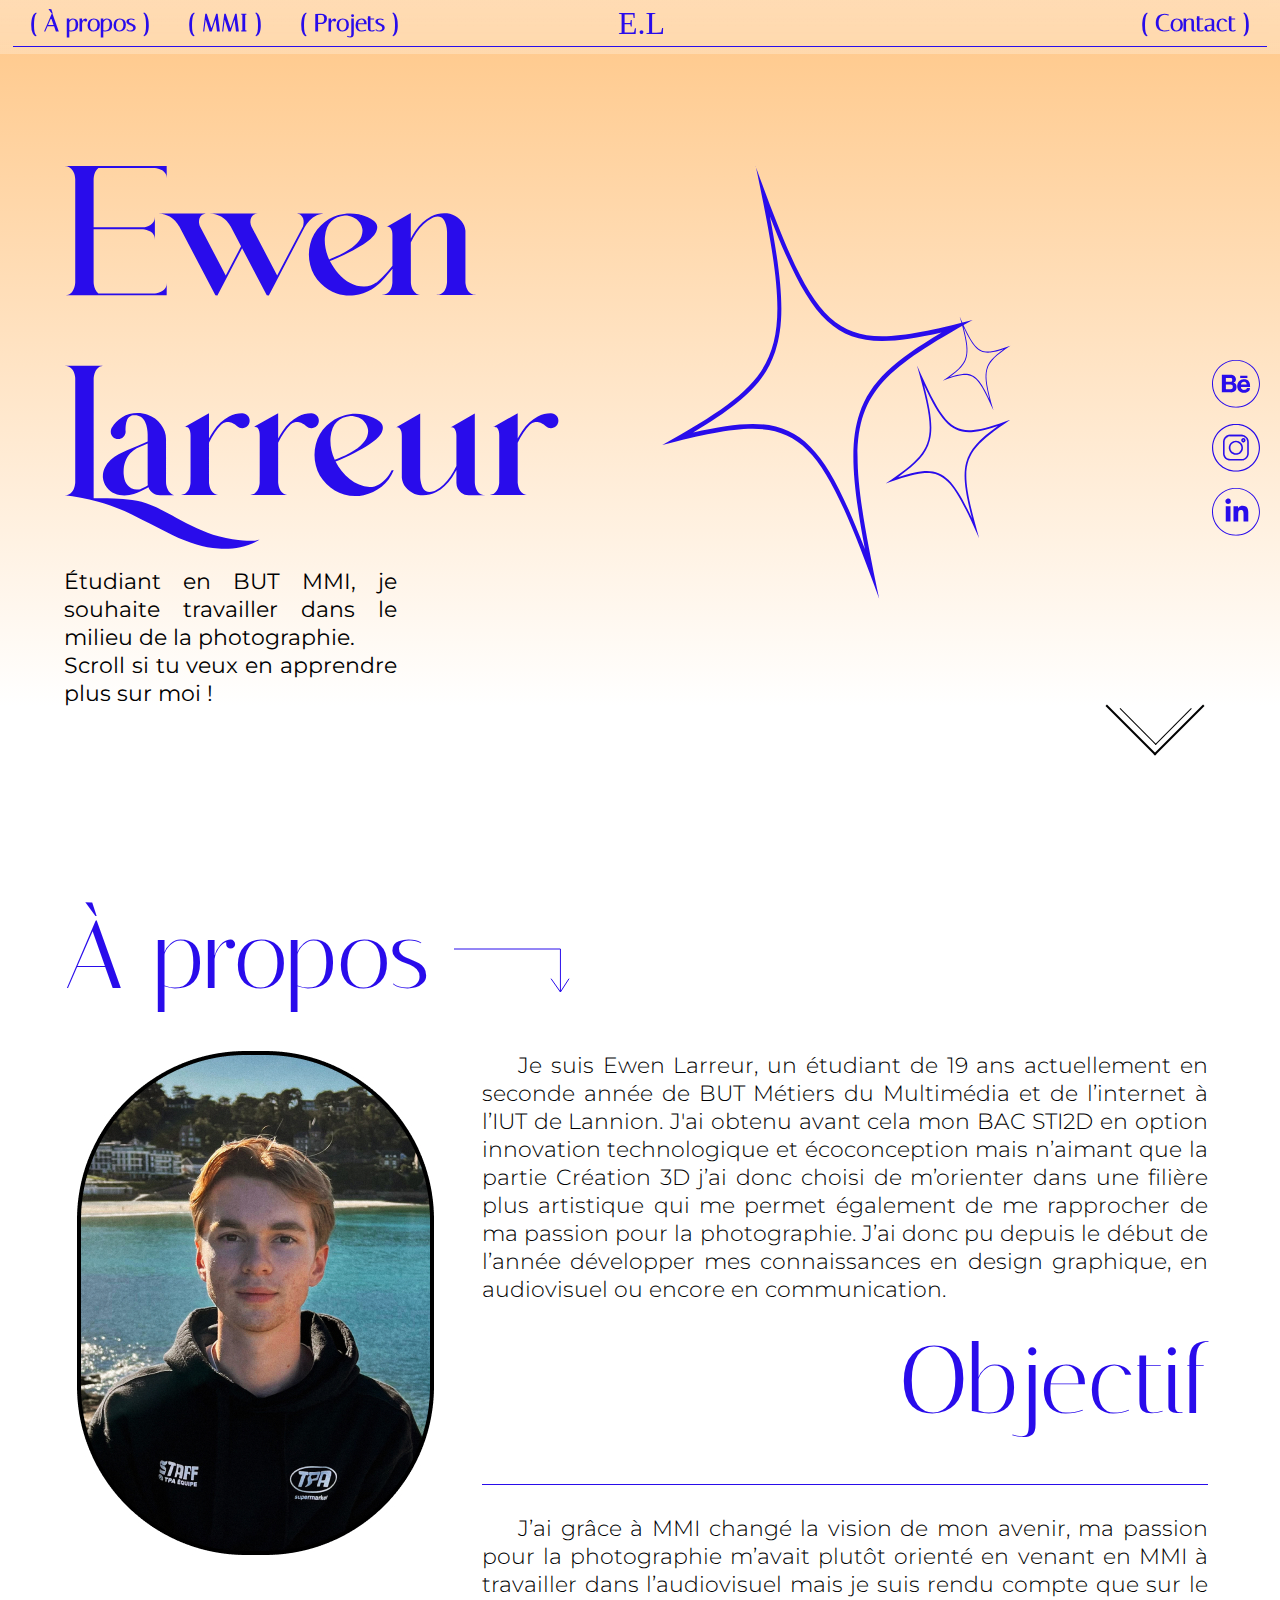
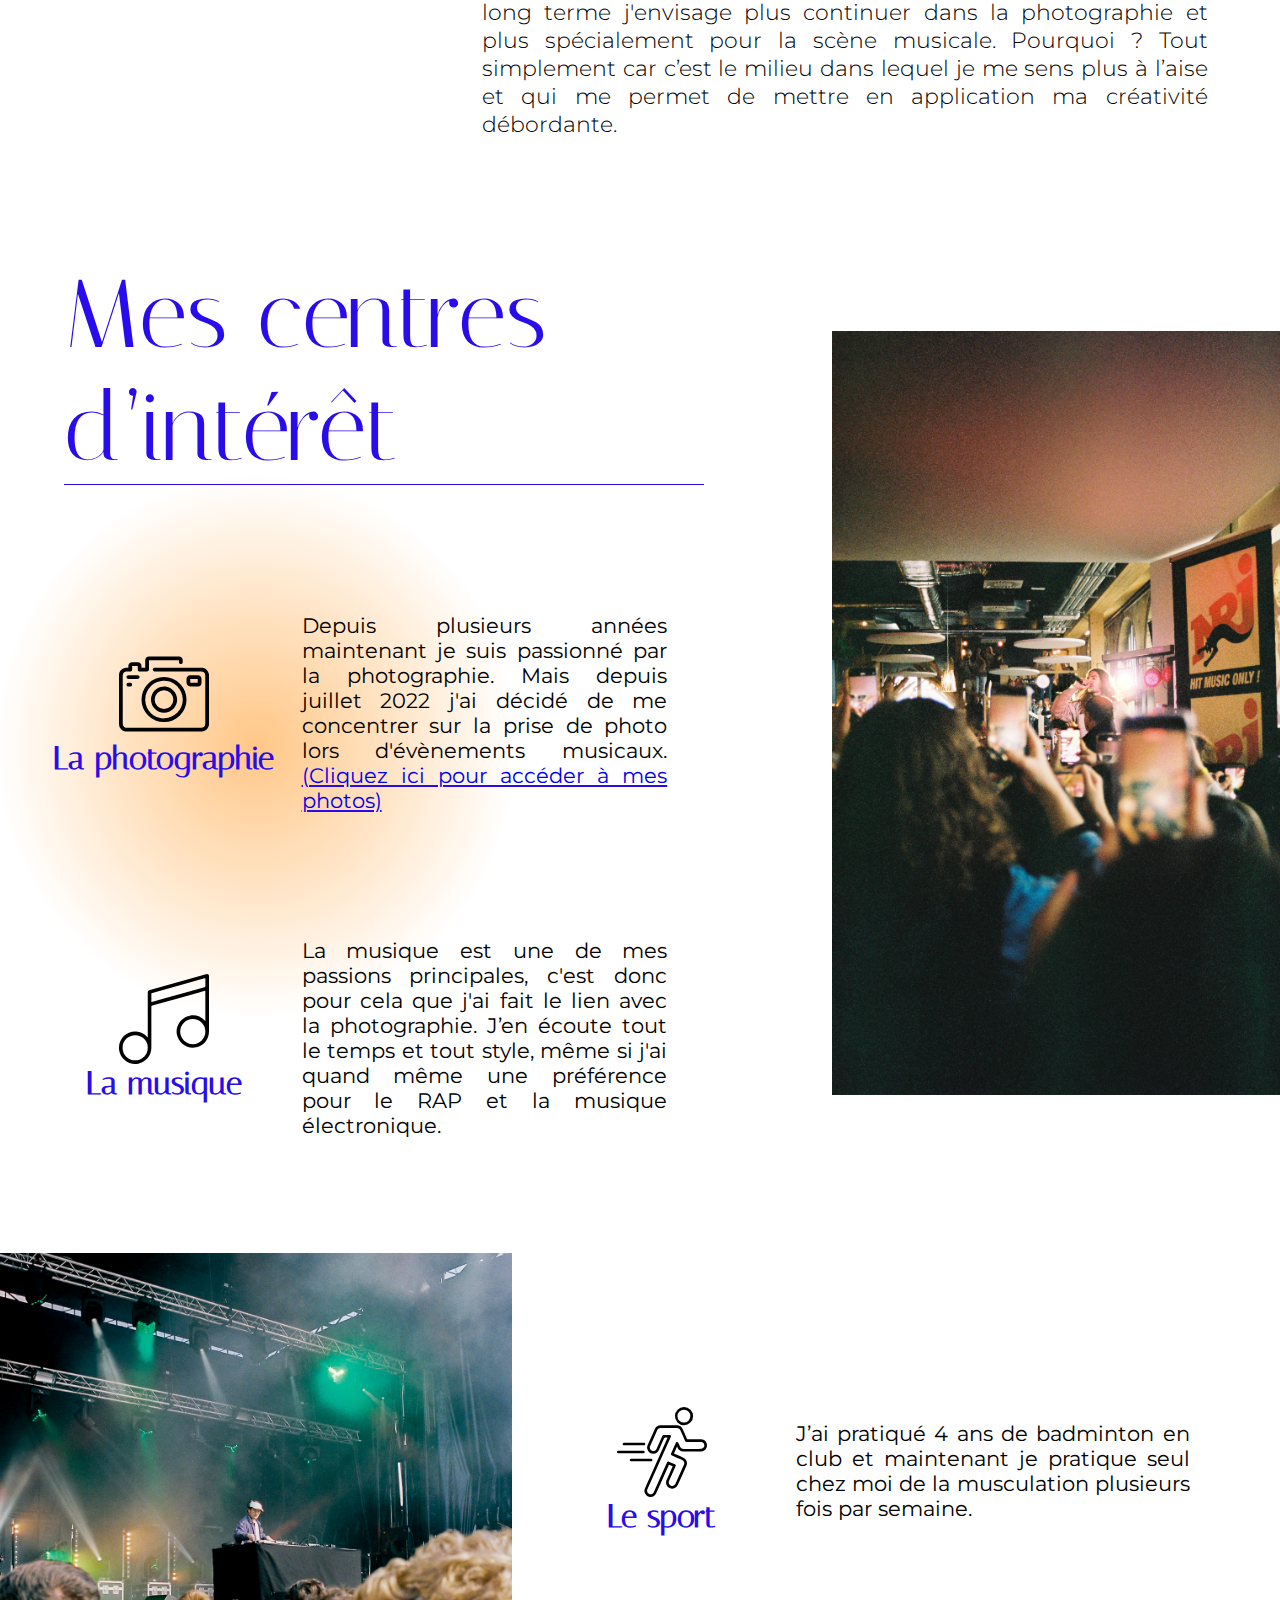
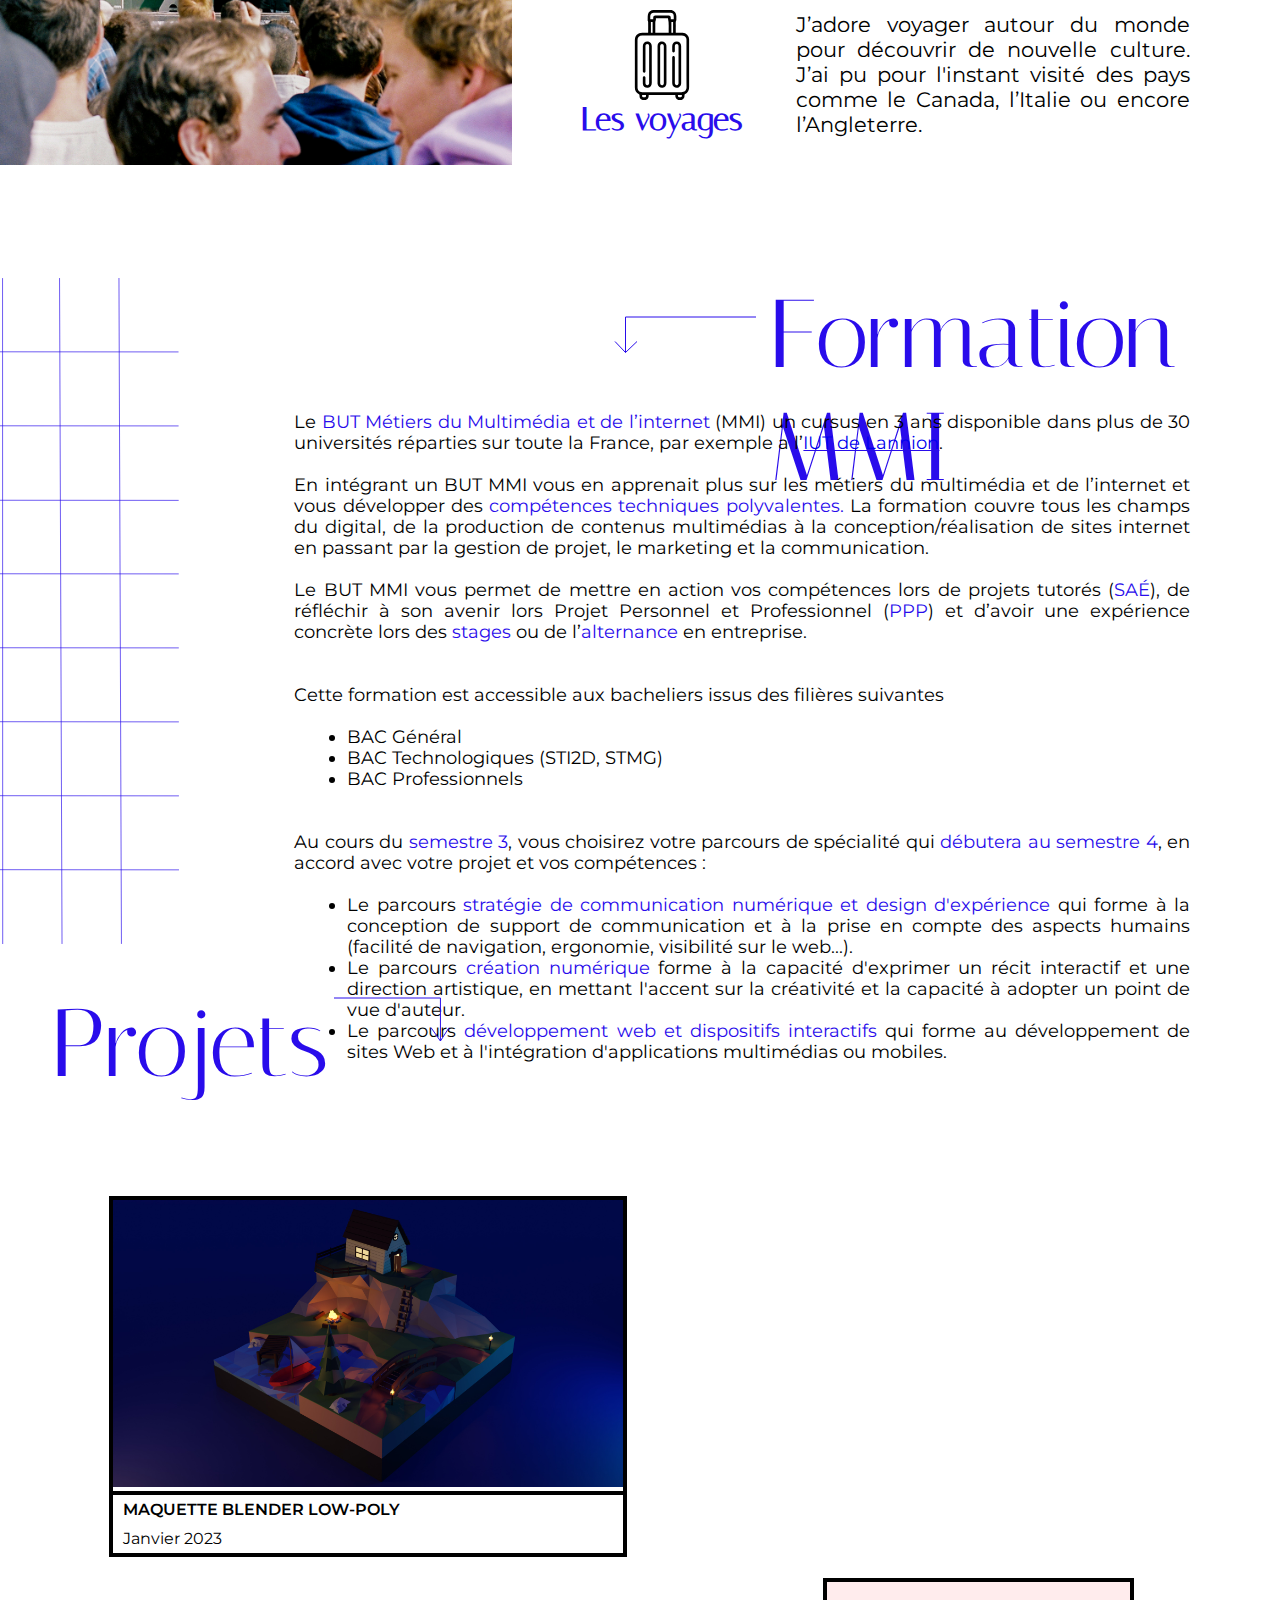
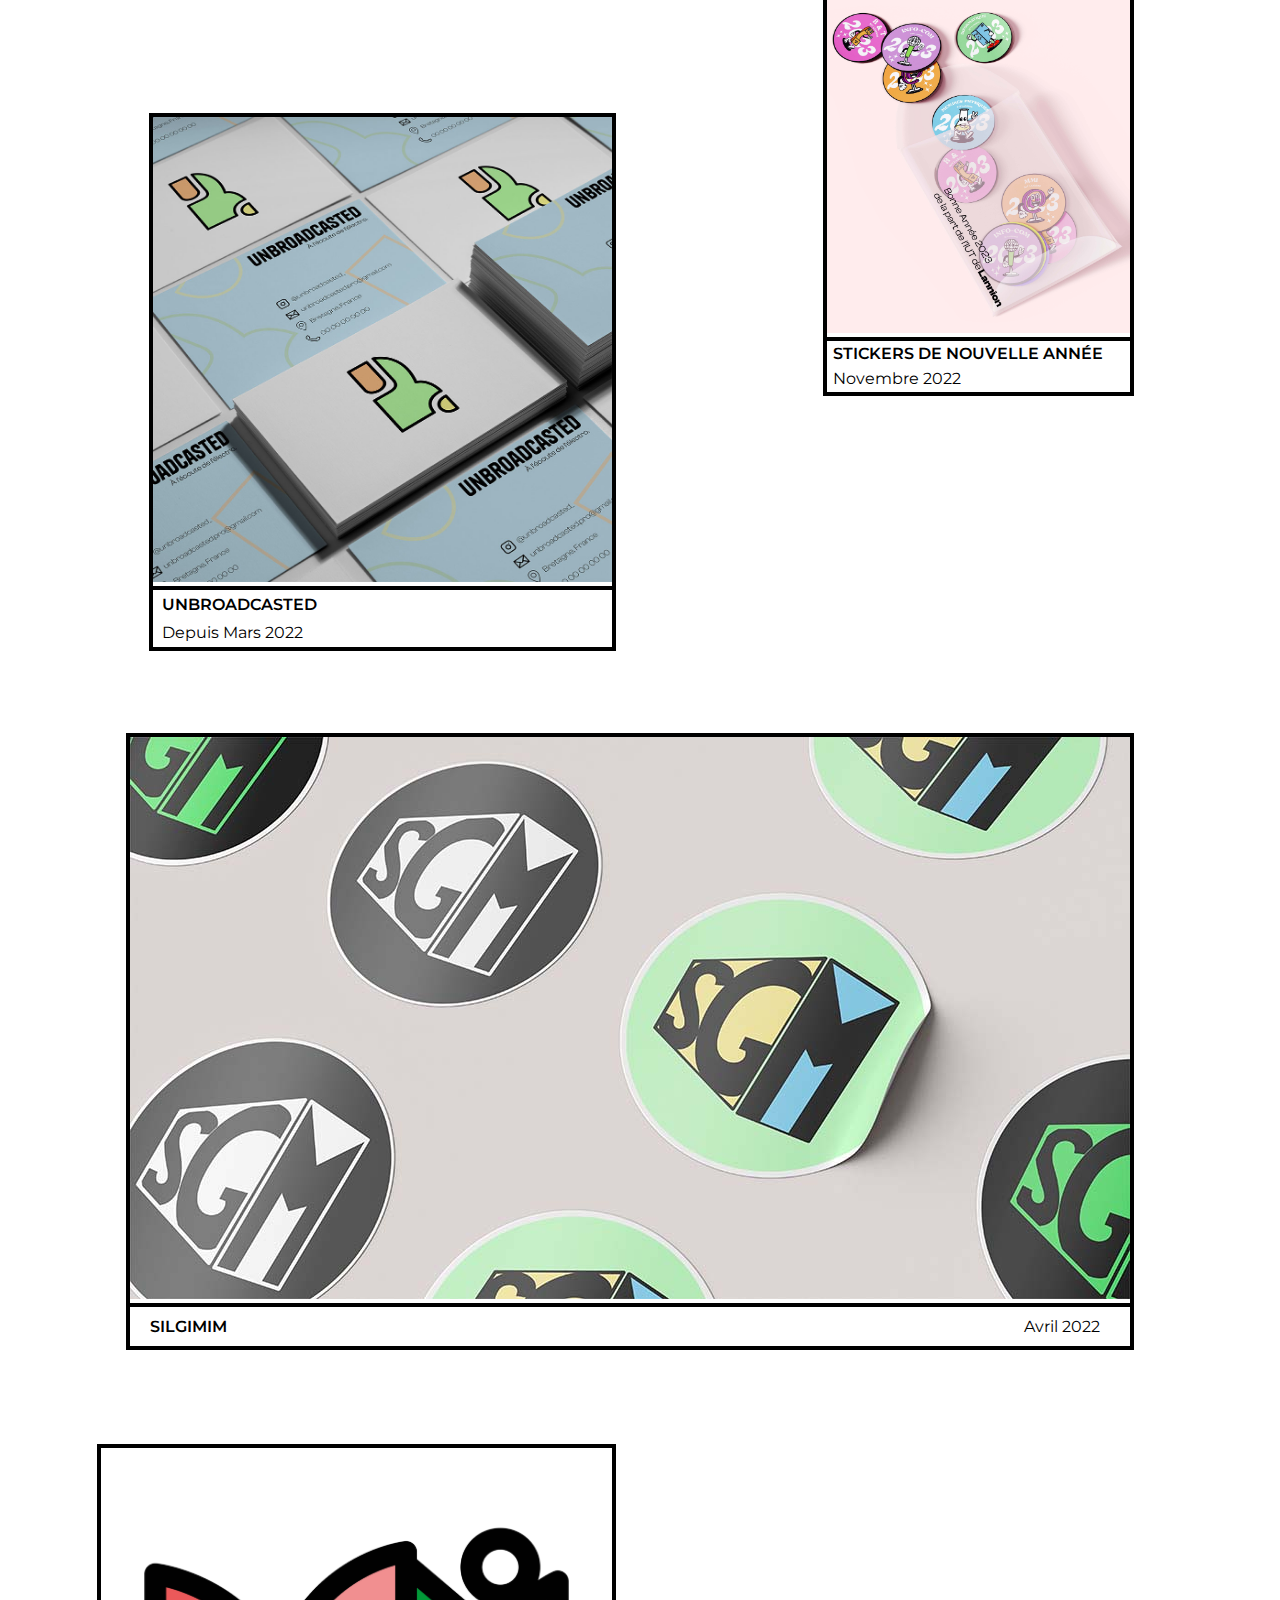
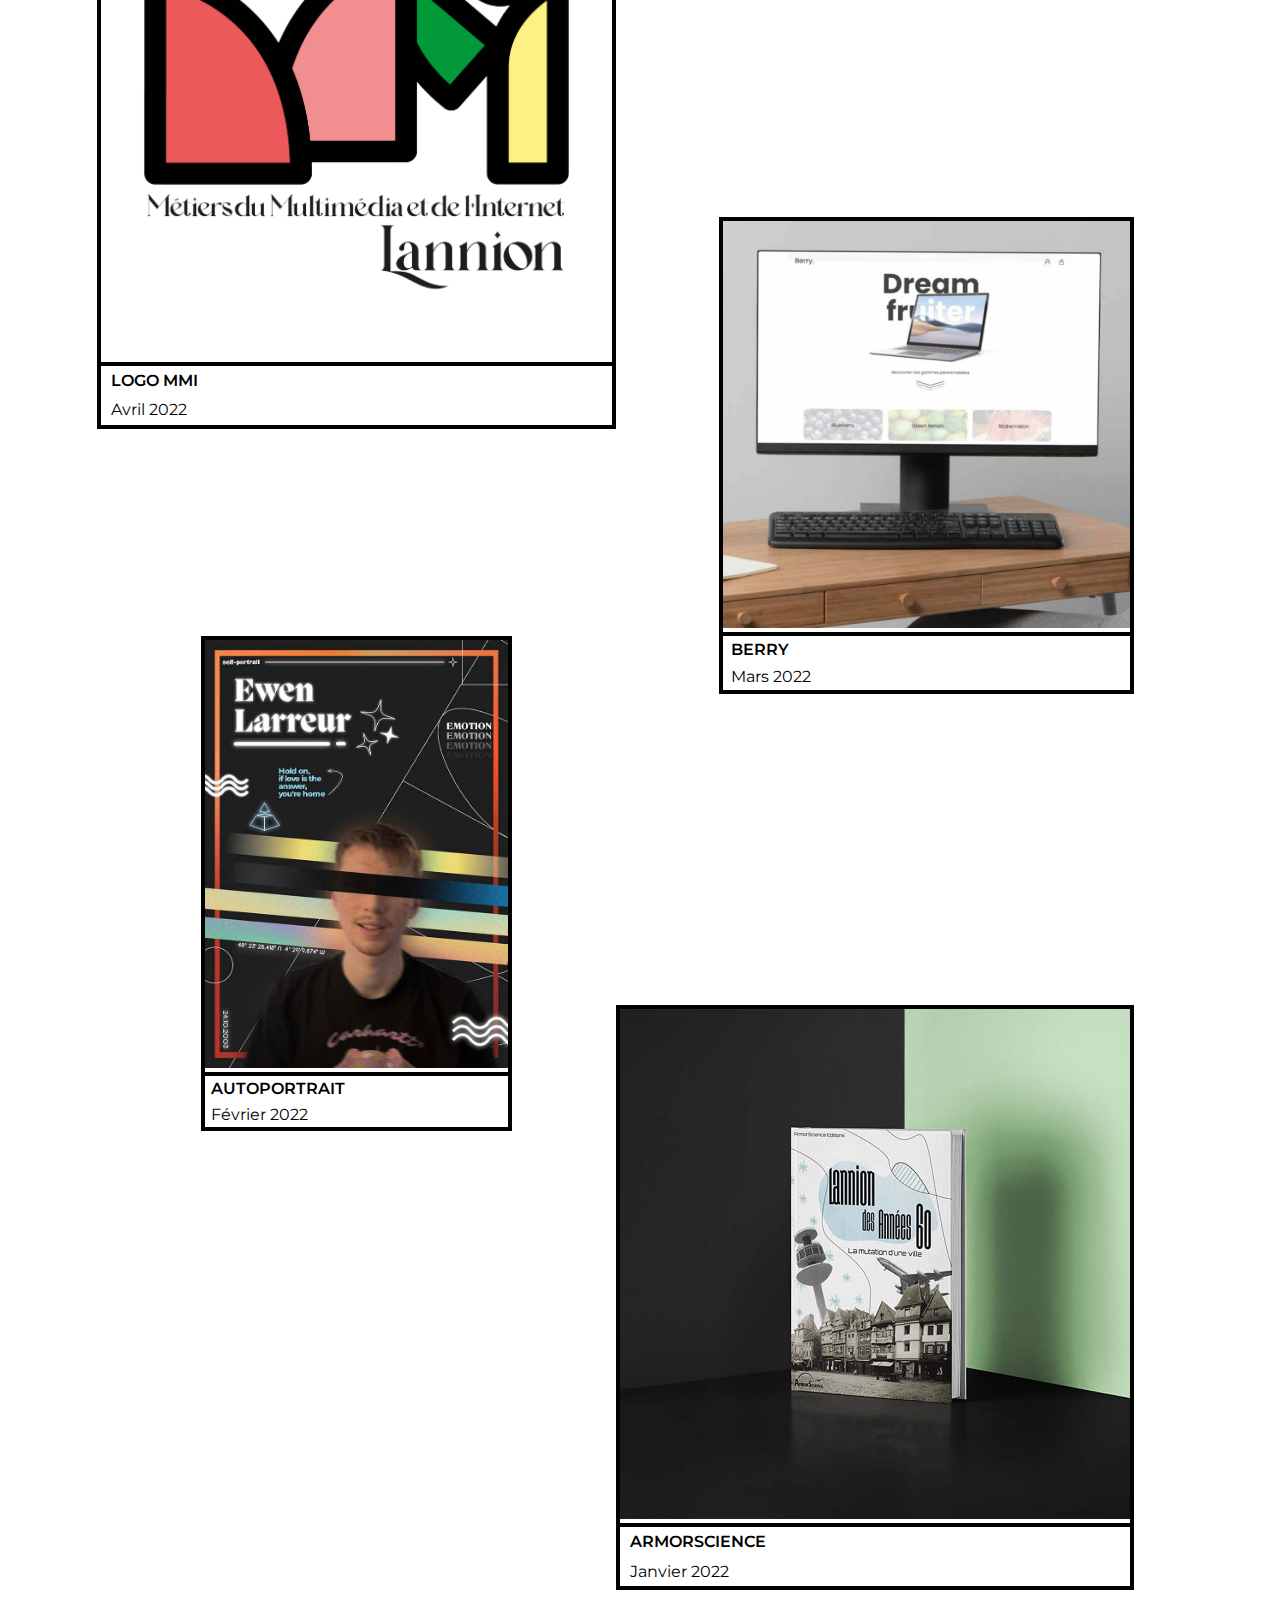
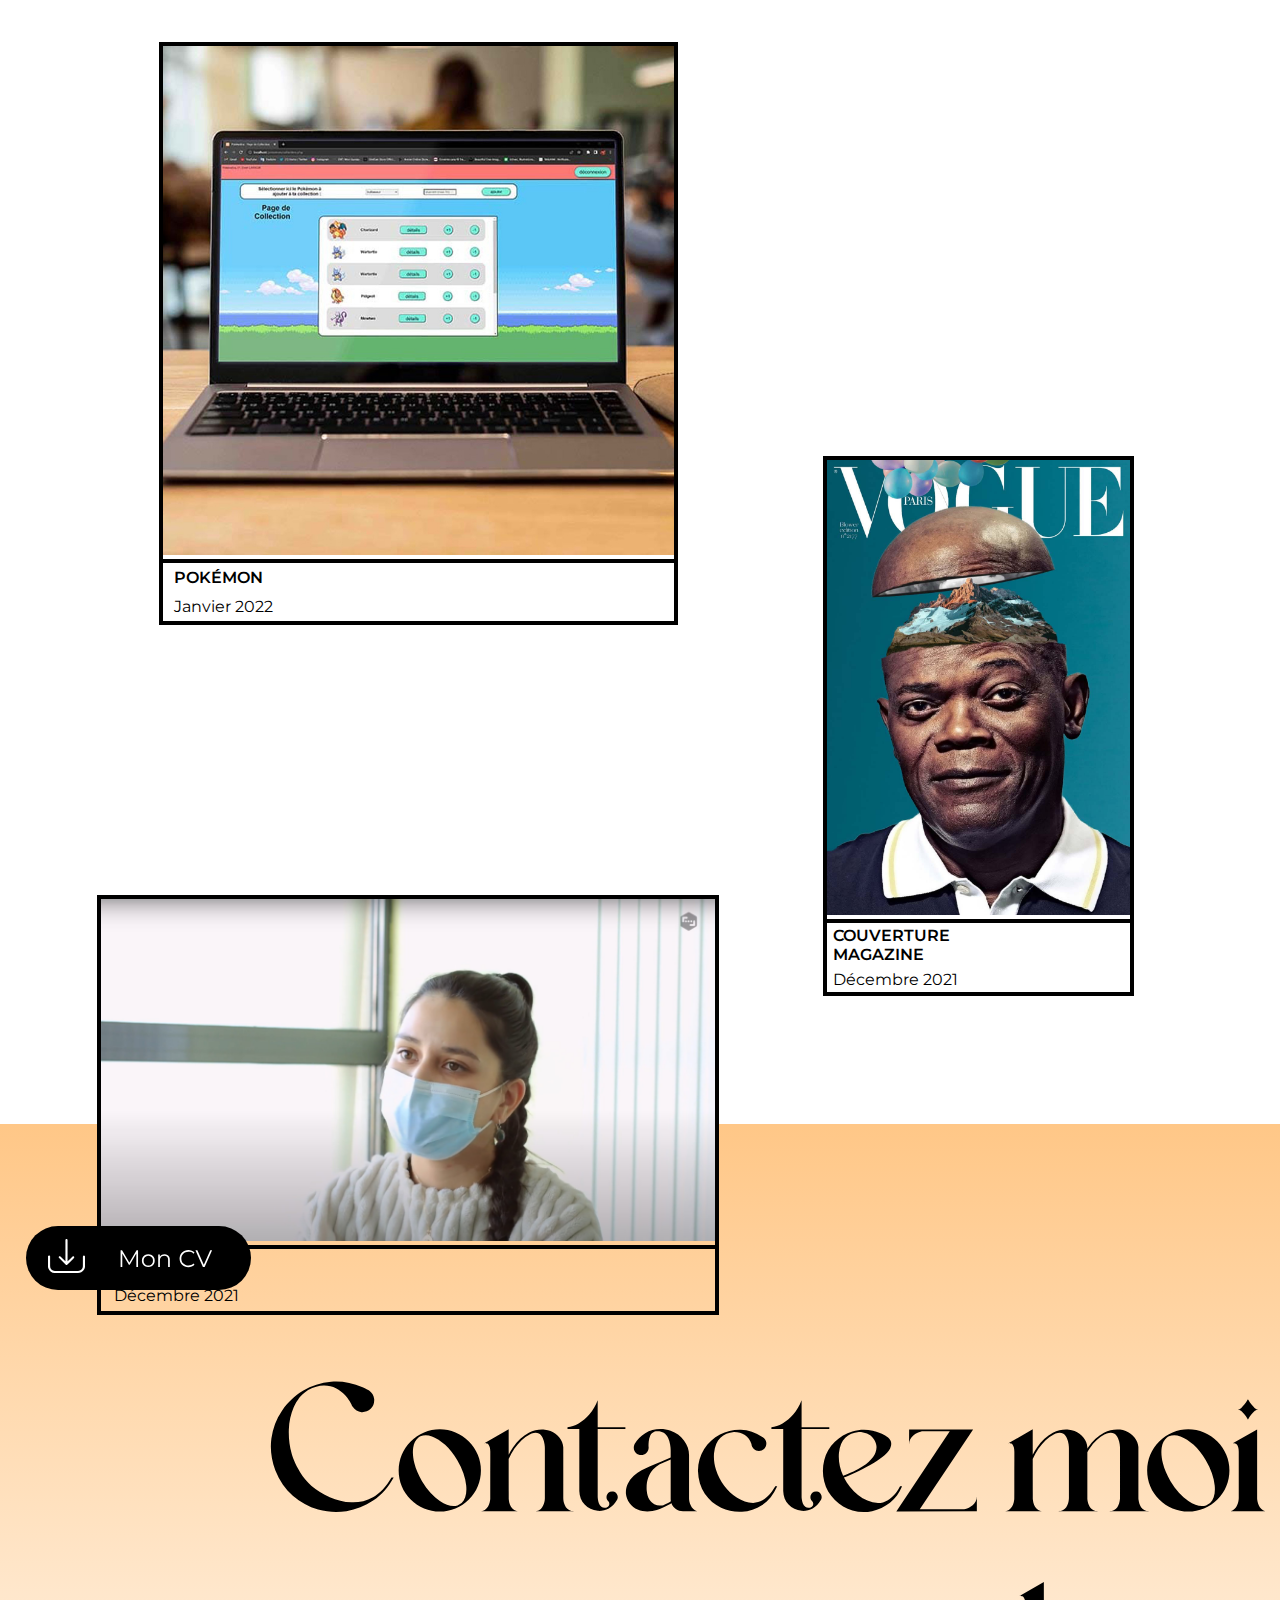
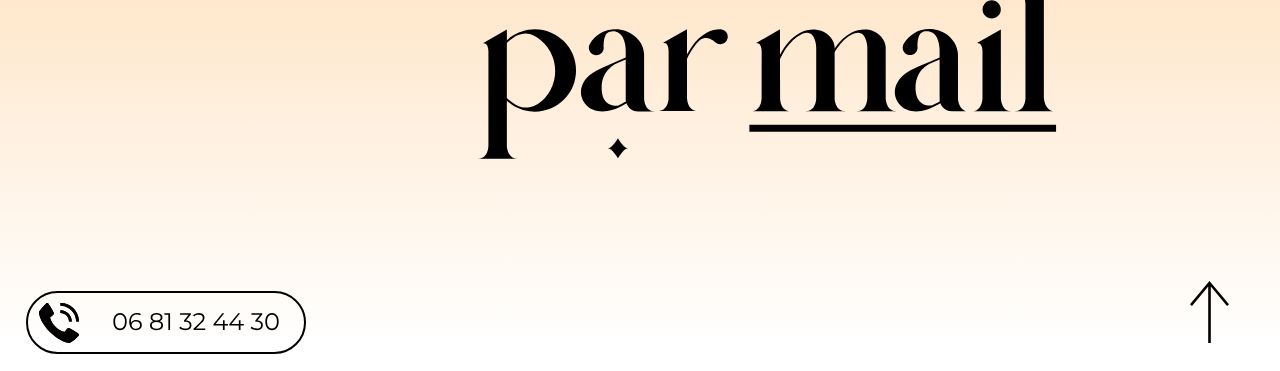
<file: index.html>
<!DOCTYPE html>
<html lang="en">
<head>
    <meta charset="UTF-8">
    <meta http-equiv="X-UA-Compatible" content="IE=edge">
    <meta name="viewport" content="width=device-width, initial-scale=1.0">
    <title>Ewen Larreur - Portfolio</title>
    <link rel="stylesheet" href="style.css" />
    <link rel="icon" href="favicon/favicon.ico" />
    <link rel="preconnect" href="https://fonts.googleapis.com">
    <link rel="preconnect" href="https://fonts.gstatic.com" crossorigin>
    <link href="https://fonts.googleapis.com/css2?family=Italiana&display=swap" rel="stylesheet">
    <link rel="preconnect" href="https://fonts.googleapis.com">
    <link rel="preconnect" href="https://fonts.gstatic.com" crossorigin>
    <link href="https://fonts.googleapis.com/css2?family=Red+Hat+Display:wght@300&family=Roboto+Flex:opsz,wght@8..144,100;8..144,200;8..144,400&family=Saira+Condensed:wght@500&display=swap" rel="stylesheet">
    <link rel="preconnect" href="https://fonts.googleapis.com">
    <link rel="preconnect" href="https://fonts.gstatic.com" crossorigin>
    <link href="https://fonts.googleapis.com/css2?family=Montserrat:wght@100;200;300;400;500;600;700;800;900&display=swap" rel="stylesheet">
</head>
<body>
    <div class="header">
        <ul class="navbar">
            <div class="acces">
                <li><a href="#apropos">( À propos )</a></li>
                <li><a href="#MMI">( MMI )</a></li>
                <li><a href="#projets">( Projets )</a></li>
            </div>
            <div class="retacc">
                <li><a href="#boutonacc">E.L</a></li>
            </div>
            <div class="acces">
                <li><a href="#contact">( Contact )</a></li>
            </div>
          </ul>
    </div>
    <div class="reseaux">
        <a href="https://www.behance.net/blower" class="behance">
            <img src="icon/behance 1.svg" alt="behance_logo">
        </a>
        <a href="https://www.instagram.com/ewenlarreur/?hl=fr" class="instagram">
            <img src="icon/instagram 1.svg" alt="instagram_logo">
        </a>
        <a href="https://www.linkedin.com/in/ewen-larreur-9a3a80206/" class="linkedin">
            <img src="icon/linkedin 1.svg" alt="linkedin_logo">
        </a>
    </div>
    <div id="boutonacc" class="lineaire-simple">
        <img src="icon/Ewen Larreur.svg" alt="Ewen Larreur">
        <p>Étudiant en BUT MMI, je souhaite travailler dans le milieu de la photographie.<br>Scroll si tu veux en apprendre plus sur moi !</p>
        <img class="etoile1" src="icon/Vector.svg" alt="etoile1">
        <img class="etoile2" src="icon/Vector-1.svg" alt="etoile2">
        <img class="etoile3" src="icon/Vector-2.svg" alt="etoile3">
        <div class="arrow"></div>
    </div>
    <div id="apropos" class="apropos">
        <div class="titre1">
            <h1>À propos</h1>
            <div class="fleche_d">
                <img src="icon/flèche_droite.svg" alt="flèche">
            </div>
        </div>
        <div class="moi">
            <img class="photomoi" src="image index/photo 3.jpg" alt="moi">
            <div class="int">
                <p> Je suis Ewen Larreur, un étudiant de 19 ans actuellement en seconde année de BUT Métiers du Multimédia et de l’internet à l’IUT de Lannion. J'ai obtenu avant cela mon BAC STI2D en option innovation technologique et écoconception mais n’aimant que la partie Création 3D j’ai donc choisi de m’orienter dans une filière plus artistique qui me permet également de me rapprocher de ma passion pour la photographie. J’ai donc pu depuis le début de l’année développer mes connaissances en design graphique, en audiovisuel ou encore en communication.</p>
                <h1>Objectif</h1>
                <p class="txtobj">J’ai grâce à MMI changé la vision de mon avenir, ma passion pour la photographie m’avait plutôt orienté en venant en MMI à travailler dans l’audiovisuel mais je suis rendu compte que sur le long terme j'envisage plus continuer dans la photographie et plus spécialement pour la scène musicale. Pourquoi ? Tout simplement car c’est le milieu dans lequel je me sens plus à l’aise et qui me permet de mettre en application ma créativité débordante.</p>
            </div>
        </div>
        <div class="interet">
            
            <div class="int1">
                <h1>Mes centres d’intérêt </h1>
                <img class="img_luji" src="image index/1.jpg" alt="photo_concert1">
                <div class="txt1">
                    <div class="photographie">
                        <div class="title1">
                            <img src="icon/photo.svg" alt="appareil-photo">
                            <h2>La photographie</h2>
                        </div>
                        <p>Depuis plusieurs années maintenant je suis passionné par la photographie. Mais depuis juillet 2022 j'ai décidé de me concentrer sur la prise de photo lors d'évènements musicaux.
                        <a href="https://www.instagram.com/ewenlarreur/?hl=fr">(Cliquez ici pour accéder à mes photos)</a>
                        </p>
                    </div>
                    <div class="musique">
                        <div class="title1">
                            <img src="icon/musique.svg" alt="note de musique">
                            <h2>La musique</h2>
                        </div>
                        <p>La musique est une de mes passions principales, c'est donc pour cela que j'ai fait le lien avec la photographie. J’en écoute tout le temps et tout style, même si j'ai quand même une préférence pour le RAP et la musique électronique.</p>
                    </div>
                </div>
            </div>
            <div class="int2">
                <img class="img_myd" src="image index/4.jpg" alt="photo_concert2">
                <div class="txt2">
                    <div class="sport">
                        <div class="title2">
                            <img src="icon/sport.svg" alt="sport">
                            <h2>Le sport</h2>
                        </div>
                        <p>J’ai pratiqué 4 ans de badminton en club et maintenant je pratique seul chez moi de la musculation plusieurs fois par semaine.</p>
                        
                    </div>
                    <div class="voyages">
                        <div class="title2">
                            <img src="icon/valise.svg" alt="valise">
                            <h2>Les voyages</h2>
                        </div>
                        <p>J’adore voyager autour du monde pour découvrir de nouvelle culture. J’ai pu pour l'instant visité des pays comme le Canada, l’Italie ou encore l’Angleterre.</p>
                    </div>
                </div>
            </div>
        </div>
    </div>
    <div id="MMI" class="formation">
        <div class="titre2">
            <div class="fleche_g">
                <img src="icon/flèche_gauche.svg" alt="flèche">
            </div>
            <h1>Formation MMI</h1>
            
        </div>
        <img class="grille" src="icon/grille.svg" alt="grille">
        <div class="description">
            
            <p class="start">
                Le <span style="color: #290CEB;">BUT Métiers du Multimédia et de l’internet </span>(MMI) un cursus en 3 ans disponible dans plus de 30 universités réparties sur toute la France, par exemple a l’<a href="https://iut-lannion.univ-rennes1.fr/metiers-du-multimedia-et-de-linternet">IUT de Lannion</a>.<br>
                <br>
                En intégrant un BUT MMI vous en apprenait plus sur les métiers du multimédia et de l’internet et vous développer des<span style="color: #290CEB;"> compétences techniques polyvalentes.</span> La formation couvre tous les champs du digital, de la production de contenus multimédias à la conception/réalisation de sites internet en passant par la gestion de projet, le marketing et la communication.<br>
                <br>
                Le BUT MMI vous permet de mettre en action vos compétences lors de projets tutorés (<span style="color: #290CEB;">SAÉ</span>), de réfléchir à son avenir lors Projet Personnel et Professionnel (<span style="color: #290CEB;">PPP</span>) et d’avoir une expérience concrète lors des <span style="color: #290CEB;">stages</span> ou de l’<span style="color: #290CEB;">alternance</span> en entreprise.<br>
                <br>
                <br>
                Cette formation est accessible aux bacheliers issus des filières suivantes <br>
                <br>
                
            </p>
                <ul>
                    <li>BAC Général<br></li>
                    <li>BAC Technologiques (STI2D, STMG)<br></li>
                    <li>BAC Professionnels<br></li>
                </ul>
            <p class="end">
                <br>
                <br>
                Au cours du <span style="color: #290CEB;">semestre 3</span>, vous choisirez votre parcours de spécialité qui <span style="color: #290CEB;">débutera au semestre 4</span>, en accord avec votre projet et vos compétences :<br>
                <br>
                <ul>
                   <li>Le parcours <span style="color: #290CEB;">stratégie de communication numérique et design d'expérience</span> qui forme à la conception de support de communication et à la prise en compte des aspects humains (facilité de navigation, ergonomie, visibilité sur le web...).<br></li>
                  <li>Le parcours <span style="color: #290CEB;">création numérique</span> forme à la capacité d'exprimer un récit interactif et une direction artistique, en mettant l'accent sur la créativité et la capacité à adopter un point de vue d'auteur.<br></li> 
                   <li>Le parcours <span style="color: #290CEB;">développement web et dispositifs interactifs</span> qui forme au développement de sites Web et à l'intégration d'applications multimédias ou mobiles.<br></li>
                </ul>
            </p>
            
        </div>
    </div>
    <div id="projets" class="Projets">
        <div class="titre_projets">
            <h1>Projets</h1>
            <div class="fleche_g2">
                <img src="icon/flèche_droite.svg" alt="flèche">
            </div>
        </div>
        
        <div class="all">
            <div class="blender_low-poly">
                <a href="blender_low-poly.html">
                <div  class="card">
                    <div class="image">
                        <img src="image annexe/Blender_low-poly/render.jpg" alt="mockup_stikcers">
                    </div>
                    <div class="annotation">
                        <li class="projet1">MAQUETTE BLENDER LOW-POLY</li>
                        <li class="date">Janvier 2023 </li>
                    </div>
                </div>
                </a>
            </div>

        <div class="all">
            <div class="stickers_2023">
                <a href="stickers_2023.html">
                <div  class="card">
                    <div class="image">
                        <img src="image annexe/stickers_2023/Sticker Pack.jpg" alt="mockup_stikcers">
                    </div>
                    <div class="annotation">
                        <li class="projet2">STICKERS DE NOUVELLE ANNÉE</li>
                        <li class="date">Novembre 2022 </li>
                    </div>
                </div>
                </a>
            </div>
    
            <div class="unbroadcasted">
                <a href="unbroadcasted.html">
                <div  class="card">
                    <div class="image">
                        <img src="image annexe/unbroadcasted/carte de visite final.jpg" alt="carte_unbroadcasted">
                    </div>
                    <div class="annotation">
                        <li class="projet3">UNBROADCASTED</li>
                        <li class="date">Depuis Mars 2022 </li>
                    </div>
                </div>
                </a>
            </div>
            <div class="silgimim">
                <a href="silgimim.html">
                    <div  class="card">
                        <div class="image">
                        <img src="image annexe/Silgimim/stickers.jpg" alt="carte_silgimim">
                        </div>
                        <div class="annotation">
                        <li class="projet4">SILGIMIM</li>
                        <li class="date">Avril 2022 </li>
                        </div>
                    </div>
                    </a>
            </div>
            <div class="logo_mmi">
                <a href="logo_mmi.html">
                    <div  class="card">
                        <div class="image">
                        <img src="image annexe/Logo_MMI/Logo_MMI-Ewen.jpg" alt="carte_mmi">
                        </div>
                        <div class="annotation">
                        <li class="projet5">LOGO MMI</li>
                        <li class="date">Avril 2022 </li>
                        </div>
                    </div>
                    </a>
            </div>
            <div class="berry">
                <a href="berry.html">
                    <div  class="card">
                        <div class="image">
                        <img src="image annexe/Berry/PC_berry1.jpg" alt="carte_berry">
                        </div>
                        <div class="annotation">
                        <li class="projet6">BERRY</li>
                        <li class="date">Mars 2022 </li>
                        </div>
                    </div>
                    </a>
            </div>
            <div class="autoportrait">
                <a href="autoportrait.html">
                    <div  class="card">
                        <div class="image">
                        <img src="image annexe/Autoportrait/Autoportrait-Ewen_Larreur.jpg" alt="carte_autoportrait">
                        </div>
                        <div class="annotation">
                        <li class="projet7">AUTOPORTRAIT</li>
                        <li class="date">Février 2022 </li>
                        </div>
                    </div>
                    </a>
            </div>
            <div class="armorscience">
                <a href="armorscience.html">
                    <div  class="card">
                        <div class="image">
                        <img src="image annexe/Armorscience/1ère de couv.jpg" alt="carte_armorscience">
                        </div>
                        <div class="annotation">
                        <li class="projet8">ARMORSCIENCE</li>
                        <li class="date">Janvier 2022 </li>
                        </div>
                    </div>
                    </a>
            </div>
            <div class="pokemon">
                <a href="pokemon.html">
                    <div  class="card">
                        <div class="image">
                        <img src="image annexe/Pokémon/collec.jpg" alt="carte_pokemon">
                        </div>
                        <div class="annotation">
                        <li class="projet9">POKÉMON</li>
                        <li class="date">Janvier 2022 </li>
                        </div>
                    </div>
                    </a>
            </div>
            <div class="couverture_magazine">
                <a href="magazine.html">
                    <div  class="card">
                        <div class="image">
                        <img src="image annexe/Vogue/cover_vogue.jpg" alt="carte_vogue">
                        </div>
                        <div class="annotation">
                        <li class="projet10">COUVERTURE MAGAZINE</li>
                        <li class="date">Décembre 2021 </li>
                        </div>
                    </div>
                    </a>
            </div>
            <div class="interview">
                <a href="interview.html">
                    <div  class="card">
                        <div class="image">
                        <img src="image annexe/Interview/capture.jpg" alt="carte_interview">
                        </div>
                        <div class="annotation">
                        <li class="projet11">INTERVIEW</li>
                        <li class="date">Décembre 2021 </li>
                        </div>
                    </div>
                    </a>
            </div>
        </div>


    </div>
    <div id="contact" class="contact">
        <div class="CV">
            <a href="image index/LARREUR-Ewen-CV.pdf" download="image index/LARREUR-Ewen-CV.pdf">
                <svg width="225" height="64" viewBox="0 0 225 64" fill="none" xmlns="http://www.w3.org/2000/svg">
                    <rect width="225" height="64" rx="32" fill="black"/>
                    <g clip-path="url(#clip0_362_29)">
                    <path d="M22 30.2086C22.2158 29.7496 22.5215 29.41 23.084 29.4207C23.3387 29.4228 23.5836 29.5186 23.7715 29.6896C23.9594 29.8605 24.077 30.0945 24.1016 30.3465C24.1162 30.5008 24.1143 30.656 24.1143 30.8113C24.1143 33.8798 24.1035 36.9483 24.1191 40.0168C24.1289 42.0547 25.0518 43.556 26.9033 44.4643C27.5369 44.7626 28.2317 44.9103 28.9326 44.8961C36.6494 44.8961 44.366 44.8961 52.0821 44.8961C54.8282 44.8912 56.8673 42.8136 56.8829 40.044C56.8946 36.9386 56.8829 33.8332 56.8878 30.7278C56.8878 30.1097 57.1934 29.7128 57.7275 29.5944C58.2226 29.4837 58.67 29.736 58.9356 30.2737C58.954 30.3025 58.9756 30.3292 59 30.3532V40.8883C58.9696 40.9759 58.9448 41.0653 58.9258 41.1561C58.7784 42.2256 58.3667 43.2422 57.7275 44.1149C56.293 46.048 54.3545 46.9951 51.9336 46.9943C45.9003 46.9896 39.8675 46.9896 33.835 46.9943C32.125 46.9943 30.417 47.0194 28.7051 46.9815C25.8232 46.9165 23.3994 45.1689 22.416 42.471C22.2295 41.9587 22.1406 41.4162 22 40.8883V30.2086Z" fill="white"/>
                    <path d="M39.4346 35.3676V34.8474C39.4346 28.0292 39.4346 21.211 39.4346 14.3927C39.4294 14.2021 39.4425 14.0113 39.4736 13.8231C39.5248 13.5896 39.6552 13.3807 39.843 13.2315C40.0308 13.0823 40.2645 13.0017 40.505 13.0034C40.7454 13.0052 40.978 13.089 41.1636 13.2409C41.3492 13.3928 41.4766 13.6035 41.5244 13.8377C41.5533 14.0264 41.565 14.2174 41.5596 14.4083C41.5596 21.2142 41.5596 28.0202 41.5596 34.8262V35.3462C41.706 35.2085 41.7978 35.1269 41.8838 35.0417C43.3701 33.571 44.8538 32.1031 46.3349 30.6377C46.5011 30.466 46.7004 30.3294 46.9209 30.236C47.1337 30.1675 47.363 30.1684 47.5749 30.2388C47.7871 30.3091 47.971 30.4451 48.0998 30.6268C48.2285 30.8085 48.2952 31.0265 48.2903 31.2486C48.2854 31.4708 48.209 31.6856 48.0722 31.8615C47.9821 31.9729 47.8842 32.078 47.7794 32.1759C45.6693 34.2707 43.5582 36.3649 41.4463 38.4584C40.7627 39.1378 40.25 39.1427 39.5664 38.4652C37.429 36.3477 35.2907 34.2303 33.1514 32.1128C32.8145 31.78 32.5996 31.4189 32.7519 30.9308C32.7993 30.7695 32.8851 30.6219 33.0023 30.5007C33.1194 30.3795 33.2643 30.2882 33.4245 30.2346C33.5848 30.181 33.7558 30.1668 33.9228 30.193C34.0898 30.2193 34.248 30.2853 34.3838 30.3854C34.5072 30.4806 34.6229 30.5854 34.7295 30.6989C36.2676 32.2234 37.8076 33.7528 39.4346 35.3676Z" fill="white"/>
                    </g>
                    <path d="M94.5915 41V24.2H96.0555L103.735 37.304H102.967L110.575 24.2H112.039V41H110.335V26.864H110.743L103.735 38.864H102.895L95.8395 26.864H96.2955V41H94.5915ZM122.289 41.12C121.073 41.12 119.977 40.848 119.001 40.304C118.041 39.744 117.281 38.984 116.721 38.024C116.161 37.048 115.881 35.936 115.881 34.688C115.881 33.424 116.161 32.312 116.721 31.352C117.281 30.392 118.041 29.64 119.001 29.096C119.961 28.552 121.057 28.28 122.289 28.28C123.537 28.28 124.641 28.552 125.601 29.096C126.577 29.64 127.337 30.392 127.881 31.352C128.441 32.312 128.721 33.424 128.721 34.688C128.721 35.936 128.441 37.048 127.881 38.024C127.337 38.984 126.577 39.744 125.601 40.304C124.625 40.848 123.521 41.12 122.289 41.12ZM122.289 39.608C123.201 39.608 124.009 39.408 124.713 39.008C125.417 38.592 125.969 38.016 126.369 37.28C126.785 36.528 126.993 35.664 126.993 34.688C126.993 33.696 126.785 32.832 126.369 32.096C125.969 31.36 125.417 30.792 124.713 30.392C124.009 29.976 123.209 29.768 122.313 29.768C121.417 29.768 120.617 29.976 119.913 30.392C119.209 30.792 118.649 31.36 118.233 32.096C117.817 32.832 117.609 33.696 117.609 34.688C117.609 35.664 117.817 36.528 118.233 37.28C118.649 38.016 119.209 38.592 119.913 39.008C120.617 39.408 121.409 39.608 122.289 39.608ZM138.632 28.28C139.656 28.28 140.552 28.48 141.32 28.88C142.104 29.264 142.712 29.856 143.144 30.656C143.592 31.456 143.816 32.464 143.816 33.68V41H142.112V33.848C142.112 32.52 141.776 31.52 141.104 30.848C140.448 30.16 139.52 29.816 138.32 29.816C137.424 29.816 136.64 30 135.968 30.368C135.312 30.72 134.8 31.24 134.432 31.928C134.08 32.6 133.904 33.416 133.904 34.376V41H132.2V28.4H133.832V31.856L133.568 31.208C133.968 30.296 134.608 29.584 135.488 29.072C136.368 28.544 137.416 28.28 138.632 28.28ZM162.356 41.144C161.092 41.144 159.924 40.936 158.852 40.52C157.78 40.088 156.852 39.488 156.068 38.72C155.284 37.952 154.668 37.048 154.22 36.008C153.788 34.968 153.572 33.832 153.572 32.6C153.572 31.368 153.788 30.232 154.22 29.192C154.668 28.152 155.284 27.248 156.068 26.48C156.868 25.712 157.804 25.12 158.876 24.704C159.948 24.272 161.116 24.056 162.38 24.056C163.596 24.056 164.74 24.264 165.812 24.68C166.884 25.08 167.788 25.688 168.524 26.504L167.396 27.632C166.708 26.928 165.948 26.424 165.116 26.12C164.284 25.8 163.388 25.64 162.428 25.64C161.42 25.64 160.484 25.816 159.62 26.168C158.756 26.504 158.004 26.992 157.364 27.632C156.724 28.256 156.22 28.992 155.852 29.84C155.5 30.672 155.324 31.592 155.324 32.6C155.324 33.608 155.5 34.536 155.852 35.384C156.22 36.216 156.724 36.952 157.364 37.592C158.004 38.216 158.756 38.704 159.62 39.056C160.484 39.392 161.42 39.56 162.428 39.56C163.388 39.56 164.284 39.4 165.116 39.08C165.948 38.76 166.708 38.248 167.396 37.544L168.524 38.672C167.788 39.488 166.884 40.104 165.812 40.52C164.74 40.936 163.588 41.144 162.356 41.144ZM176.899 41L169.459 24.2H171.379L178.339 40.016H177.283L184.291 24.2H186.091L178.651 41H176.899Z" fill="white"/>
                    <defs>
                    <clipPath id="clip0_362_29">
                    <rect width="37" height="34" fill="white" transform="translate(22 13)"/>
                    </clipPath>
                    </defs>
                    </svg>
            </a>
        </div>
        <div class="mail">
            <a href="mailto:ewen.larreur@gmail.com">
                <svg width="999" height="379" viewBox="0 0 999 379" xmlns="http://www.w3.org/2000/svg">
                    <path d="M122.531 97.4375H124.688C119.281 107.25 112.438 114.969 104.156 120.594C95.9062 126.188 87 129.703 77.4375 131.141C67.875 132.609 58.4219 132.047 49.0781 129.453C39.7656 126.828 31.3438 122.25 23.8125 115.719C16.2812 109.156 10.4375 100.672 6.28125 90.2656C2.28125 79.2969 0.984375 68.7188 2.39062 58.5312C3.79688 48.3438 7.28125 39.125 12.8438 30.875C18.4062 22.625 25.4375 15.9375 33.9375 10.8125C42.4688 5.6875 51.8594 2.6875 62.1094 1.8125C72.3594 0.9375 82.8594 2.76563 93.6094 7.29688C95.1094 7.98437 96.5938 8.71875 98.0625 9.5C98.9062 9.84375 99.6875 10.2812 100.406 10.8125C103.094 12.8438 104.688 15.5312 105.188 18.875C105.469 23.1563 104.297 26.4844 101.672 28.8594C99.0469 31.2344 95.9688 32.3281 92.4375 32.1406C88.9062 31.9219 85.9219 30.0625 83.4844 26.5625C83.0156 25.8437 82.6406 25.0625 82.3594 24.2188C80.7969 21.1875 78.7344 18.2188 76.1719 15.3125C73.6094 12.4062 70.5312 10.0313 66.9375 8.1875C63.3438 6.34375 59.2188 5.46875 54.5625 5.5625C49.9375 5.65625 44.7812 7.17188 39.0938 10.1094C32.6562 14.2656 27.8906 19.875 24.7969 26.9375C21.7344 34 20.0781 41.625 19.8281 49.8125C19.5781 57.9688 20.5156 65.8281 22.6406 73.3906C22.8594 74.3906 23.6406 76.6719 24.9844 80.2344C26.3594 83.7656 28.4531 87.8438 31.2656 92.4688C34.0781 97.0938 37.75 101.516 42.2812 105.734C47.6562 110.234 53.8125 114.031 60.75 117.125C67.6875 120.219 74.8906 121.938 82.3594 122.281C89.8281 122.625 97.0312 120.906 103.969 117.125C110.938 113.312 117.125 106.75 122.531 97.4375ZM199.875 61.3906C203.75 65.3281 206.719 69.7969 208.781 74.7969C210.875 79.7656 211.922 84.9844 211.922 90.4531C211.922 95.9531 210.875 101.203 208.781 106.203C206.719 111.172 203.75 115.625 199.875 119.562C195.938 123.438 191.469 126.422 186.469 128.516C181.5 130.578 176.266 131.609 170.766 131.609C165.297 131.609 160.062 130.578 155.062 128.516C150.094 126.422 145.641 123.438 141.703 119.562C137.797 115.625 134.812 111.172 132.75 106.203C130.688 101.203 129.656 95.9531 129.656 90.4531C129.656 84.9844 130.688 79.7656 132.75 74.7969C134.812 69.7969 137.797 65.3281 141.703 61.3906C145.641 57.4844 150.094 54.5 155.062 52.4375C160.062 50.375 165.297 49.3438 170.766 49.3438C176.266 49.3438 181.5 50.375 186.469 52.4375C191.469 54.5 195.938 57.4844 199.875 61.3906ZM192.609 123.078C196.453 119.266 197.984 113.391 197.203 105.453C196.453 97.5156 193.484 89.0781 188.297 80.1406C184.641 74.0469 180.594 68.9531 176.156 64.8594C171.719 60.7656 167.328 57.9375 162.984 56.375C158.641 54.8125 154.797 54.7969 151.453 56.3281C150.797 56.7031 150.141 57.0938 149.484 57.5C146.609 59.7812 144.844 63.2031 144.188 67.7656C143.531 72.2969 143.938 77.4688 145.406 83.2812C146.875 89.0938 149.406 95.0469 153 101.141C158.344 109.922 164.297 116.547 170.859 121.016C177.453 125.484 183.344 126.969 188.531 125.469C189.938 124.75 191.297 123.953 192.609 123.078ZM275.859 117.922V68.75C275.891 67.8125 275.781 66.3438 275.531 64.3438C275.281 62.3125 274.719 60.2812 273.844 58.25C273 56.1875 271.672 54.6406 269.859 53.6094C268.078 52.5469 265.656 52.5156 262.594 53.5156C261.938 53.7969 261.297 54.0938 260.672 54.4062C254.984 57.3125 249.922 62.0469 245.484 68.6094C243.328 71.8906 241.391 75.3125 239.672 78.875C239.672 78.875 239.672 80.9062 239.672 84.9688C239.672 89 239.672 93.625 239.672 98.8438C239.703 104.062 239.719 108.688 239.719 112.719C239.719 116.75 239.734 118.938 239.766 119.281C239.828 120.25 240.016 121.406 240.328 122.75C240.672 124.062 241.219 125.375 241.969 126.688C242.75 127.969 243.828 129.062 245.203 129.969C246.578 130.844 248.359 131.281 250.547 131.281C250.547 131.281 250.531 131.281 250.5 131.281C250.5 131.281 250.484 131.281 250.453 131.281C250.484 131.281 250.516 131.281 250.547 131.281H210.422C210.453 131.281 210.469 131.281 210.469 131.281C210.5 131.281 210.516 131.281 210.516 131.281C210.516 131.281 210.5 131.281 210.469 131.281C210.469 131.281 210.453 131.281 210.422 131.281C212.641 131.281 214.438 130.828 215.812 129.922C217.219 128.984 218.297 127.859 219.047 126.547C219.797 125.203 220.328 123.859 220.641 122.516C220.984 121.172 221.188 120.031 221.25 119.094C221.25 118.719 221.25 116.188 221.25 111.5C221.25 106.812 221.25 101.422 221.25 95.3281C221.281 89.2031 221.297 83.7656 221.297 79.0156C221.297 74.2344 221.297 71.8438 221.297 71.8438C221.266 70.125 221.109 68.7031 220.828 67.5781C220.578 66.4531 220.219 65.5781 219.75 64.9531C219.312 64.2969 218.844 63.8438 218.344 63.5938C217.875 63.3125 217.406 63.1562 216.938 63.125C216.5 63.0625 216.125 63.0625 215.812 63.125C215.531 63.1562 215.375 63.1875 215.344 63.2188L239.672 49.3438V74.75C240.953 72.2812 242.375 69.8906 243.938 67.5781C248.562 60.7344 253.859 55.7812 259.828 52.7188C265.109 50.0938 270.453 49.0625 275.859 49.625C277.859 49.8438 279.75 50.2969 281.531 50.9844C285.125 52.4219 288.062 54.5938 290.344 57.5C292.656 60.4062 293.969 63.625 294.281 67.1562V117.922C294.281 118.359 294.328 119.094 294.422 120.125C294.547 121.156 294.797 122.297 295.172 123.547C295.547 124.797 296.125 126.016 296.906 127.203C297.719 128.359 298.781 129.328 300.094 130.109C301.406 130.891 303.078 131.281 305.109 131.281H265.031C267.062 131.281 268.734 130.906 270.047 130.156C271.359 129.375 272.406 128.391 273.188 127.203C274 126.016 274.594 124.797 274.969 123.547C275.344 122.297 275.594 121.172 275.719 120.172C275.844 119.141 275.891 118.391 275.859 117.922ZM356.391 49.0156H328.688V116.75C328.688 117 328.75 117.766 328.875 119.047C329 120.297 329.328 121.672 329.859 123.172C330.391 124.641 331.234 125.844 332.391 126.781C333.547 127.719 335.141 128 337.172 127.625C337.766 127.344 338.359 127.047 338.953 126.734C339.922 125.891 340.391 124.953 340.359 123.922C340.328 122.859 340.047 122.016 339.516 121.391C338.109 120.109 337.438 118.641 337.5 116.984C337.594 115.328 338.234 113.938 339.422 112.812C340.641 111.688 342.219 111.266 344.156 111.547C345.75 111.859 346.969 112.672 347.812 113.984C348.688 115.297 348.969 116.734 348.656 118.297C348.469 119.141 348.125 119.891 347.625 120.547C345.781 123.891 343.172 126.516 339.797 128.422C336.422 130.297 332.719 131.109 328.688 130.859C323.438 130.359 319.094 128.266 315.656 124.578C312.219 120.891 310.438 116.375 310.312 111.031C310.312 110.625 310.312 107.375 310.312 101.281C310.312 95.1562 310.312 88.0781 310.312 80.0469C310.312 72.0156 310.312 64.9375 310.312 58.8125C310.312 52.6875 310.312 49.4219 310.312 49.0156H298.5V47.1406C302.094 46.8281 305.812 45.5781 309.656 43.3906C313.531 41.1719 317.141 38.1094 320.484 34.2031C323.859 30.2969 326.594 25.6406 328.688 20.2344V47.1406H356.391V49.0156ZM420.047 117.969C420.047 118.406 420.094 119.141 420.188 120.172C420.312 121.172 420.562 122.312 420.938 123.594C421.344 124.844 421.938 126.062 422.719 127.25C423.5 128.406 424.547 129.375 425.859 130.156C427.203 130.938 428.891 131.328 430.922 131.328H420.047L413.953 131.281C411.297 131.281 408.922 130.531 406.828 129.031C404.766 127.531 403.297 125.594 402.422 123.219C402.328 123.25 402.234 123.297 402.141 123.359C401.984 123.453 401.828 123.547 401.672 123.641C399.391 124.922 397.062 126.125 394.688 127.25C392.469 128.312 390.188 129.203 387.844 129.922C386.5 130.328 385.016 130.688 383.391 131C381.766 131.281 380.062 131.422 378.281 131.422C376.719 131.422 375.125 131.281 373.5 131C371.875 130.688 370.25 130.172 368.625 129.453C365.469 128.047 362.812 125.938 360.656 123.125C358.438 120.156 357.188 116.938 356.906 113.469C356.594 106.875 359.219 100.938 364.781 95.6562C367.219 93.5 369.828 91.7031 372.609 90.2656C375.391 88.8281 378.203 87.5156 381.047 86.3281L392.484 81.4062L401.672 77.375V70.5312C401.672 68.75 401.484 66.7188 401.109 64.4375C400.734 62.125 400.047 59.9219 399.047 57.8281C398.047 55.7344 396.609 54.0625 394.734 52.8125C392.859 51.5625 390.453 51.0469 387.516 51.2656C386.953 51.3281 386.406 51.4219 385.875 51.5469C385.688 51.5781 385.5 51.625 385.312 51.6875C383.469 52.375 382.125 53.6719 381.281 55.5781C380.438 57.4531 379.922 59.4375 379.734 61.5312C379.547 63.625 379.484 65.3125 379.547 66.5938C379.609 66.9375 379.641 67.2812 379.641 67.625C379.641 67.6562 379.641 67.7031 379.641 67.7656C379.641 67.7969 379.641 67.8438 379.641 67.9062C379.641 67.9688 379.641 68 379.641 68C379.484 70 378.703 71.6719 377.297 73.0156C375.891 74.3594 374.188 75.0312 372.188 75.0312C370.156 75.0312 368.406 74.3125 366.938 72.875C365.5 71.4062 364.781 69.6562 364.781 67.625C364.781 66.6562 364.938 65.75 365.25 64.9062C365.375 64.625 365.5 64.3594 365.625 64.1094C365.688 63.9844 365.75 63.8906 365.812 63.8281C368.219 59.3906 371.688 55.8281 376.219 53.1406C380.75 50.4531 385.828 49.1094 391.453 49.1094C395.047 49.1094 398.453 49.6875 401.672 50.8438C407.141 52.8125 411.562 56 414.938 60.4062C418.344 64.7812 420.047 69.7656 420.047 75.3594V117.922C420.047 117.922 420.047 117.938 420.047 117.969ZM394.359 125.328C395.234 124.922 396.25 124.406 397.406 123.781C398.562 123.156 399.578 122.609 400.453 122.141C401.328 121.641 401.812 121.375 401.906 121.344C401.75 120.594 401.672 119.812 401.672 119V79.4375L390.703 84.1719C388.516 85.4219 386.375 87.1406 384.281 89.3281C382.188 91.5156 380.5 94.3125 379.219 97.7188C377.938 101.094 377.422 105.203 377.672 110.047C378.016 114.172 378.906 117.344 380.344 119.562C381.781 121.781 383.438 123.312 385.312 124.156C387.188 125 388.953 125.453 390.609 125.516C392.297 125.578 393.547 125.516 394.359 125.328ZM506.203 106.203C506.203 106.203 506.297 106.203 506.484 106.203C506.703 106.203 506.938 106.203 507.188 106.203C507.469 106.203 507.703 106.203 507.891 106.203C508.109 106.203 508.219 106.203 508.219 106.203C504.562 114.484 499.578 120.719 493.266 124.906C486.984 129.094 480.203 131.375 472.922 131.75C465.641 132.156 458.703 130.828 452.109 127.766C445.516 124.672 440.078 120.016 435.797 113.797C431.547 107.547 429.266 99.8906 428.953 90.8281C429.078 82.4844 431.156 75.1875 435.188 68.9375C439.25 62.6875 444.516 57.875 450.984 54.5C457.484 51.0938 464.453 49.5 471.891 49.7188C479.328 49.9062 486.484 52.3125 493.359 56.9375C495.578 58.1562 496.891 60.0312 497.297 62.5625C497.547 64.8438 496.953 66.8125 495.516 68.4688C494.078 70.0938 492.203 70.9375 489.891 71C487.922 71 486.234 70.3438 484.828 69.0312C483.422 67.7188 482.625 66.0781 482.438 64.1094C481.156 60.0781 478.969 57.0312 475.875 54.9688C472.781 52.9062 469.125 51.8906 464.906 51.9219C459.469 52.4531 454.984 54.3594 451.453 57.6406C447.953 60.9219 445.828 66.0312 445.078 72.9688C444.547 78.4688 445.188 84.0781 447 89.7969C448.812 95.4844 451.547 100.781 455.203 105.688C458.859 110.562 463.156 114.562 468.094 117.688C473.062 120.812 478.406 122.547 484.125 122.891C487.656 122.797 490.781 121.938 493.5 120.312C496.25 118.656 498.562 116.75 500.438 114.594C502.312 112.406 503.734 110.469 504.703 108.781C505.703 107.062 506.203 106.203 506.203 106.203ZM560.297 49.0156H532.594V116.75C532.594 117 532.656 117.766 532.781 119.047C532.906 120.297 533.234 121.672 533.766 123.172C534.297 124.641 535.141 125.844 536.297 126.781C537.453 127.719 539.047 128 541.078 127.625C541.672 127.344 542.266 127.047 542.859 126.734C543.828 125.891 544.297 124.953 544.266 123.922C544.234 122.859 543.953 122.016 543.422 121.391C542.016 120.109 541.344 118.641 541.406 116.984C541.5 115.328 542.141 113.938 543.328 112.812C544.547 111.688 546.125 111.266 548.062 111.547C549.656 111.859 550.875 112.672 551.719 113.984C552.594 115.297 552.875 116.734 552.562 118.297C552.375 119.141 552.031 119.891 551.531 120.547C549.688 123.891 547.078 126.516 543.703 128.422C540.328 130.297 536.625 131.109 532.594 130.859C527.344 130.359 523 128.266 519.562 124.578C516.125 120.891 514.344 116.375 514.219 111.031C514.219 110.625 514.219 107.375 514.219 101.281C514.219 95.1562 514.219 88.0781 514.219 80.0469C514.219 72.0156 514.219 64.9375 514.219 58.8125C514.219 52.6875 514.219 49.4219 514.219 49.0156H502.406V47.1406C506 46.8281 509.719 45.5781 513.562 43.3906C517.438 41.1719 521.047 38.1094 524.391 34.2031C527.766 30.2969 530.5 25.6406 532.594 20.2344V47.1406H560.297V49.0156ZM631.031 106.344H633.094C630.344 113.125 626.297 118.625 620.953 122.844C615.641 127.031 609.688 129.797 603.094 131.141C596.531 132.484 589.984 132.266 583.453 130.484C576.922 128.703 571.062 125.219 565.875 120.031C560.531 114.781 556.984 108.625 555.234 101.562C553.453 94.4688 553.453 87.3906 555.234 80.3281C556.984 73.2656 560.531 67.1094 565.875 61.8594C570.875 56.8594 576.719 53.3906 583.406 51.4531C590.094 49.5156 596.875 49.2812 603.75 50.75C603.906 50.75 604.875 50.9844 606.656 51.4531C608.438 51.9219 610.5 52.6562 612.844 53.6562C615.188 54.625 617.266 55.875 619.078 57.4062C620.891 58.9062 621.922 60.6719 622.172 62.7031C622.172 62.7031 622.188 63.0469 622.219 63.7344C622.25 64.4219 622.109 65.3594 621.797 66.5469C621.516 67.7344 620.891 69.0781 619.922 70.5781C618.953 72.0781 617.5 73.6562 615.562 75.3125C614.25 76.375 612.609 77.6406 610.641 79.1094C608.703 80.5781 606.844 81.7969 605.062 82.7656C600.719 85.4531 595.469 88.25 589.312 91.1562C583.188 94.0625 578.391 96.1719 574.922 97.4844C578.422 104.453 583.125 110.312 589.031 115.062C594.938 119.812 601.594 122.453 609 122.984C612.531 122.922 615.656 122.062 618.375 120.406C621.125 118.75 623.438 116.844 625.312 114.688C627.188 112.5 628.609 110.562 629.578 108.875C630.547 107.188 631.031 106.344 631.031 106.344ZM569.953 73.0625C569.297 80.5625 570.688 88.1406 574.125 95.7969C576.656 94.7969 580.109 93.3281 584.484 91.3906C591.266 88.1406 596.375 84.9219 599.812 81.7344C603.281 78.5156 605.516 75.4688 606.516 72.5938C607.547 69.6875 607.781 67.0469 607.219 64.6719C606.688 62.2969 605.781 60.2969 604.5 58.6719C602.75 56.3594 600.578 54.6719 597.984 53.6094C595.391 52.5156 592.656 51.9844 589.781 52.0156C584.312 52.5469 579.828 54.4531 576.328 57.7344C572.828 61.0156 570.703 66.125 569.953 73.0625ZM707.859 116.188V131.234L627.328 131.422L680.766 51.2656H653.766C653.328 51.2656 652.578 51.4062 651.516 51.6875C650.484 51.9375 649.328 52.375 648.047 53C646.766 53.5938 645.516 54.4062 644.297 55.4375C643.078 56.4375 642.062 57.6875 641.25 59.1875C640.469 60.6562 640.078 62.4062 640.078 64.4375L640.125 49.3906H704.109L650.766 129.359H694.172C694.641 129.359 695.391 129.219 696.422 128.938C697.453 128.656 698.609 128.219 699.891 127.625C701.203 127 702.453 126.188 703.641 125.188C704.859 124.156 705.859 122.906 706.641 121.438C707.453 119.938 707.859 118.188 707.859 116.188ZM851.016 117.875V68.6562C851.047 67.75 850.938 66.2969 850.688 64.2969C850.438 62.2656 849.875 60.2188 849 58.1562C848.156 56.0938 846.828 54.5469 845.016 53.5156C843.234 52.4531 840.797 52.4375 837.703 53.4688C837.078 53.7188 836.453 54.0156 835.828 54.3594C830.141 57.2656 825.078 62 820.641 68.5625C819.828 69.75 819.062 70.9688 818.344 72.2188V117.594V117.922C818.312 118.359 818.359 119.094 818.484 120.125C818.609 121.125 818.859 122.266 819.234 123.547C819.609 124.797 820.188 126.016 820.969 127.203C821.75 128.359 822.797 129.328 824.109 130.109C825.453 130.891 827.141 131.281 829.172 131.281H789.094C791.125 131.281 792.797 130.891 794.109 130.109C795.422 129.328 796.469 128.359 797.25 127.203C798.062 126.016 798.656 124.797 799.031 123.547C799.406 122.297 799.641 121.172 799.734 120.172C799.859 119.141 799.922 118.391 799.922 117.922V68.75C799.953 67.8125 799.844 66.3438 799.594 64.3438C799.344 62.3125 798.781 60.2656 797.906 58.2031C797.062 56.1406 795.734 54.5938 793.922 53.5625C792.141 52.5312 789.719 52.5156 786.656 53.5156C786 53.7969 785.359 54.0938 784.734 54.4062C779.047 57.3125 773.984 62.0469 769.547 68.6094C767.391 71.8906 765.453 75.3125 763.734 78.875C763.734 78.875 763.734 80.9062 763.734 84.9688C763.734 89 763.734 93.625 763.734 98.8438C763.766 104.062 763.781 108.688 763.781 112.719C763.781 116.75 763.797 118.938 763.828 119.281C763.891 120.25 764.078 121.406 764.391 122.75C764.734 124.062 765.281 125.375 766.031 126.688C766.812 127.969 767.891 129.062 769.266 129.969C770.641 130.844 772.406 131.281 774.562 131.281C774.562 131.281 774.547 131.281 774.516 131.281C774.516 131.281 774.531 131.281 774.562 131.281H734.484C734.516 131.281 734.531 131.281 734.531 131.281C734.562 131.281 734.578 131.281 734.578 131.281C734.578 131.281 734.562 131.281 734.531 131.281C734.531 131.281 734.516 131.281 734.484 131.281C736.703 131.281 738.5 130.828 739.875 129.922C741.281 128.984 742.359 127.859 743.109 126.547C743.859 125.203 744.391 123.859 744.703 122.516C745.047 121.172 745.234 120.031 745.266 119.094C745.297 118.719 745.312 116.188 745.312 111.5C745.312 106.812 745.312 101.406 745.312 95.2812C745.344 89.1562 745.359 83.7188 745.359 78.9688C745.359 74.2188 745.359 71.8438 745.359 71.8438C745.328 70.125 745.172 68.7031 744.891 67.5781C744.609 66.4531 744.25 65.5781 743.812 64.9531C743.375 64.2969 742.906 63.8438 742.406 63.5938C741.938 63.3125 741.469 63.1562 741 63.125C740.562 63.0625 740.188 63.0625 739.875 63.125C739.594 63.1562 739.438 63.1875 739.406 63.2188L763.734 49.3438V74.75C765.016 72.2812 766.438 69.8906 768 67.5781C772.625 60.7344 777.922 55.7812 783.891 52.7188C789.172 50.0938 794.516 49.0625 799.922 49.625C801.891 49.8438 803.781 50.2969 805.594 50.9844C809.188 52.4219 812.125 54.5938 814.406 57.5C816.719 60.4062 818.031 63.625 818.344 67.1562V68.6562C818.562 68.2812 818.797 67.9062 819.047 67.5312C823.672 60.6875 828.984 55.7344 834.984 52.6719C840.266 50.0469 845.609 49.0156 851.016 49.5781C852.984 49.7969 854.875 50.25 856.688 50.9375C860.281 52.3438 863.219 54.5156 865.5 57.4531C867.781 60.3594 869.078 63.5625 869.391 67.0625V117.875C869.391 118.312 869.453 119.047 869.578 120.078C869.703 121.078 869.953 122.219 870.328 123.5C870.703 124.75 871.281 125.969 872.062 127.156C872.844 128.312 873.891 129.281 875.203 130.062C876.547 130.844 878.234 131.234 880.266 131.234H840.188C842.188 131.234 843.844 130.844 845.156 130.062C846.5 129.281 847.562 128.312 848.344 127.156C849.125 125.969 849.703 124.75 850.078 123.5C850.484 122.219 850.734 121.078 850.828 120.078C850.953 119.047 851.016 118.312 851.016 117.875ZM948.375 61.3906C952.25 65.3281 955.219 69.7969 957.281 74.7969C959.375 79.7656 960.422 84.9844 960.422 90.4531C960.422 95.9531 959.375 101.203 957.281 106.203C955.219 111.172 952.25 115.625 948.375 119.562C944.438 123.438 939.969 126.422 934.969 128.516C930 130.578 924.766 131.609 919.266 131.609C913.797 131.609 908.562 130.578 903.562 128.516C898.594 126.422 894.141 123.438 890.203 119.562C886.297 115.625 883.312 111.172 881.25 106.203C879.188 101.203 878.156 95.9531 878.156 90.4531C878.156 84.9844 879.188 79.7656 881.25 74.7969C883.312 69.7969 886.297 65.3281 890.203 61.3906C894.141 57.4844 898.594 54.5 903.562 52.4375C908.562 50.375 913.797 49.3438 919.266 49.3438C924.766 49.3438 930 50.375 934.969 52.4375C939.969 54.5 944.438 57.4844 948.375 61.3906ZM941.109 123.078C944.953 119.266 946.484 113.391 945.703 105.453C944.953 97.5156 941.984 89.0781 936.797 80.1406C933.141 74.0469 929.094 68.9531 924.656 64.8594C920.219 60.7656 915.828 57.9375 911.484 56.375C907.141 54.8125 903.297 54.7969 899.953 56.3281C899.297 56.7031 898.641 57.0938 897.984 57.5C895.109 59.7812 893.344 63.2031 892.688 67.7656C892.031 72.2969 892.438 77.4688 893.906 83.2812C895.375 89.0938 897.906 95.0469 901.5 101.141C906.844 109.922 912.797 116.547 919.359 121.016C925.953 125.484 931.844 126.969 937.031 125.469C938.438 124.75 939.797 123.953 941.109 123.078ZM958.922 131.328C960.922 131.328 962.578 130.938 963.891 130.156C965.234 129.375 966.297 128.406 967.078 127.25C967.859 126.062 968.438 124.844 968.812 123.594C969.219 122.312 969.469 121.172 969.562 120.172C969.688 119.141 969.75 118.406 969.75 117.969V71.8906C969.75 70.1719 969.609 68.75 969.328 67.625C969.047 66.5 968.688 65.625 968.25 65C967.812 64.3438 967.344 63.8906 966.844 63.6406C966.344 63.3594 965.859 63.2031 965.391 63.1719C964.953 63.1094 964.578 63.1094 964.266 63.1719C963.984 63.2031 963.828 63.2344 963.797 63.2656L988.125 49.3906V117.594V117.969C988.125 118.406 988.188 119.141 988.312 120.172C988.438 121.172 988.688 122.312 989.062 123.594C989.438 124.844 990.016 126.062 990.797 127.25C991.578 128.406 992.625 129.375 993.938 130.156C995.281 130.938 996.969 131.328 999 131.328H958.922ZM978.938 39.5C978.938 39.5 978.625 38.9844 978 37.9531C977.375 36.9219 976.562 35.75 975.562 34.4375C974.562 33.125 973.469 31.9531 972.281 30.9219C971.125 29.8906 969.984 29.375 968.859 29.375C969.984 29.375 971.125 28.875 972.281 27.875C973.469 26.8438 974.562 25.6719 975.562 24.3594C976.562 23.0469 977.375 21.875 978 20.8438C978.625 19.8125 978.938 19.2969 978.938 19.2969C978.938 19.2969 979.25 19.8125 979.875 20.8438C980.5 21.875 981.312 23.0469 982.312 24.3594C983.312 25.6719 984.406 26.8438 985.594 27.875C986.781 28.875 987.938 29.375 989.062 29.375C987.938 29.375 986.781 29.8906 985.594 30.9219C984.406 31.9531 983.312 33.125 982.312 34.4375C981.312 35.75 980.5 36.9219 979.875 37.9531C979.25 38.9844 978.938 39.5 978.938 39.5ZM294.984 261.344C298.891 265.281 301.875 269.75 303.938 274.75C306 279.719 307.031 284.953 307.031 290.453C307.031 295.953 306 301.203 303.938 306.203C301.875 311.203 298.891 315.656 294.984 319.562C291.047 323.469 286.578 326.469 281.578 328.562C276.609 330.625 271.375 331.656 265.875 331.656C262.188 331.656 258.594 331.172 255.094 330.203C253.438 329.766 251.828 329.219 250.266 328.562C245.828 326.75 241.781 324.188 238.125 320.875C238.062 320.812 238 320.75 237.938 320.688C237.906 320.656 237.875 320.625 237.844 320.594V365.031V365.359C237.844 365.422 237.844 365.5 237.844 365.594C237.844 366.25 237.938 367.219 238.125 368.5C238.312 369.531 238.609 370.625 239.016 371.781C239.453 372.969 240.062 374.078 240.844 375.109C241.656 376.172 242.688 377.031 243.938 377.688C245.219 378.375 246.797 378.719 248.672 378.719H208.594C210.438 378.719 212 378.391 213.281 377.734C214.531 377.078 215.562 376.234 216.375 375.203C217.156 374.172 217.766 373.078 218.203 371.922C218.641 370.766 218.938 369.672 219.094 368.641C219.344 367.109 219.453 366.016 219.422 365.359V272.031C219.422 270.25 219.266 268.797 218.953 267.672C218.672 266.547 218.312 265.672 217.875 265.047C217.406 264.422 216.922 263.984 216.422 263.734C215.922 263.484 215.453 263.344 215.016 263.312C214.578 263.25 214.219 263.25 213.938 263.312C213.625 263.375 213.469 263.406 213.469 263.406L237.844 249.578V260.359C241.531 256.891 245.672 254.219 250.266 252.344C251.109 252 251.969 251.688 252.844 251.406C257.031 250 261.375 249.297 265.875 249.297C271.375 249.297 276.609 250.328 281.578 252.391C286.578 254.453 291.047 257.438 294.984 261.344ZM237.844 317.969C241.125 321.312 244.891 324 249.141 326.031C249.578 326.281 250.812 326.656 252.844 327.156C254.875 327.625 257.391 327.688 260.391 327.344C263.391 326.969 266.547 325.641 269.859 323.359C274.859 319.641 278.828 314.984 281.766 309.391C284.703 303.766 286.172 297.641 286.172 291.016C286.172 283.953 284.5 277.484 281.156 271.609C277.844 265.703 273.391 260.922 267.797 257.266C266.922 256.703 266.031 256.172 265.125 255.672C261.438 253.953 258.078 253.281 255.047 253.656C252.047 254 249.688 254.609 247.969 255.484C248 255.484 248.031 255.469 248.062 255.438C248.094 255.438 248.125 255.422 248.156 255.391C248.125 255.422 248.094 255.438 248.062 255.438C247.969 255.5 247.891 255.547 247.828 255.578C247.891 255.547 247.938 255.516 247.969 255.484C246.656 256.234 245.922 256.641 245.766 256.703C242.859 258.453 240.219 260.547 237.844 262.984V317.969ZM375.094 318.109C375.094 318.547 375.141 319.281 375.234 320.312C375.359 321.344 375.609 322.484 375.984 323.734C376.391 324.984 376.984 326.203 377.766 327.391C378.547 328.547 379.594 329.516 380.906 330.297C382.25 331.078 383.938 331.469 385.969 331.469H375.094L369 331.422C366.344 331.422 363.969 330.688 361.875 329.219C359.812 327.719 358.344 325.766 357.469 323.359C357.375 323.422 357.281 323.469 357.188 323.5C357.031 323.594 356.875 323.688 356.719 323.781C354.438 325.094 352.109 326.312 349.734 327.438C347.516 328.469 345.234 329.344 342.891 330.062C341.547 330.469 340.062 330.812 338.438 331.094C336.812 331.406 335.109 331.562 333.328 331.562C331.766 331.562 330.172 331.406 328.547 331.094C326.922 330.812 325.297 330.312 323.672 329.594C320.516 328.188 317.859 326.078 315.703 323.266C313.484 320.297 312.234 317.078 311.953 313.609C311.641 307.016 314.266 301.078 319.828 295.797C322.266 293.672 324.875 291.891 327.656 290.453C330.438 288.984 333.25 287.656 336.094 286.469L347.531 281.547L356.719 277.562V270.672C356.719 268.922 356.531 266.891 356.156 264.578C355.781 262.266 355.094 260.078 354.094 258.016C353.094 255.922 351.656 254.25 349.781 253C347.906 251.719 345.5 251.188 342.562 251.406C342 251.5 341.453 251.594 340.922 251.688C340.734 251.719 340.547 251.766 340.359 251.828C338.516 252.516 337.172 253.812 336.328 255.719C335.484 257.594 334.969 259.578 334.781 261.672C334.594 263.766 334.531 265.453 334.594 266.734C334.656 267.078 334.688 267.422 334.688 267.766C334.688 267.797 334.688 267.844 334.688 267.906C334.688 267.969 334.688 268.031 334.688 268.094C334.688 268.125 334.688 268.156 334.688 268.188C334.531 270.188 333.75 271.859 332.344 273.203C330.938 274.516 329.234 275.172 327.234 275.172C325.203 275.172 323.453 274.453 321.984 273.016C320.547 271.578 319.828 269.828 319.828 267.766C319.828 266.797 319.984 265.891 320.297 265.047C320.422 264.766 320.547 264.5 320.672 264.25C320.734 264.156 320.797 264.062 320.859 263.969C323.266 259.562 326.734 256.016 331.266 253.328C335.797 250.641 340.875 249.297 346.5 249.297C350.094 249.297 353.5 249.859 356.719 250.984C362.188 252.984 366.609 256.188 369.984 260.594C373.391 264.969 375.094 269.953 375.094 275.547V318.109ZM349.406 325.469C350.281 325.062 351.297 324.562 352.453 323.969C353.609 323.344 354.625 322.797 355.5 322.328C356.375 321.828 356.859 321.547 356.953 321.484C356.797 320.734 356.719 319.969 356.719 319.188V279.578L345.75 284.359C343.562 285.578 341.422 287.281 339.328 289.469C337.234 291.656 335.547 294.453 334.266 297.859C332.984 301.234 332.469 305.344 332.719 310.188C333.062 314.344 333.953 317.531 335.391 319.75C336.828 321.938 338.484 323.469 340.359 324.344C342.234 325.188 344 325.641 345.656 325.703C347.344 325.734 348.594 325.656 349.406 325.469ZM348.938 358.234C348.938 358.234 349.25 358.734 349.875 359.734C350.5 360.766 351.312 361.938 352.312 363.25C353.312 364.562 354.391 365.734 355.547 366.766C356.734 367.797 357.891 368.312 359.016 368.312C357.891 368.312 356.734 368.828 355.547 369.859C354.391 370.891 353.312 372.062 352.312 373.375C351.312 374.688 350.5 375.844 349.875 376.844C349.25 377.875 348.938 378.391 348.938 378.391C348.938 378.391 348.625 377.875 348 376.844C347.375 375.844 346.562 374.688 345.562 373.375C344.562 372.062 343.469 370.891 342.281 369.859C341.094 368.828 339.938 368.312 338.812 368.312C339.938 368.312 341.094 367.797 342.281 366.766C343.469 365.734 344.562 364.562 345.562 363.25C346.562 361.938 347.375 360.766 348 359.734C348.625 358.734 348.938 358.234 348.938 358.234ZM456.844 251.781C458.094 253.188 458.719 254.828 458.719 256.703C458.719 258.766 457.984 260.531 456.516 262C455.078 263.438 453.328 264.156 451.266 264.156C449.328 264.156 447.641 263.5 446.203 262.188C446.203 262.188 445.891 261.922 445.266 261.391C444.641 260.891 443.781 260.344 442.688 259.75C441.594 259.125 440.375 258.641 439.031 258.297C437.656 257.953 436.219 257.922 434.719 258.203C433.25 258.484 431.797 259.25 430.359 260.5C428.047 262.75 425.875 265.391 423.844 268.422C421.656 271.703 419.719 275.125 418.031 278.688V317.688C418.031 318 418.047 318.469 418.078 319.094C418.172 320.062 418.375 321.203 418.688 322.516C419.031 323.859 419.578 325.172 420.328 326.453C421.109 327.766 422.188 328.859 423.562 329.734C424.906 330.641 426.672 331.094 428.859 331.094H388.781C388.781 331.094 388.984 331.062 389.391 331C389.828 330.938 390.344 330.859 390.938 330.766C391.562 330.641 392.156 330.5 392.719 330.344C393.312 330.156 393.797 329.938 394.172 329.688C395.547 328.781 396.625 327.656 397.406 326.312C398.156 325 398.688 323.672 399 322.328C399.312 320.984 399.5 319.844 399.562 318.906C399.562 318.531 399.578 316 399.609 311.312C399.609 306.625 399.609 301.219 399.609 295.094C399.609 292.469 399.609 289.969 399.609 287.594C399.609 284.438 399.609 281.5 399.609 278.781C399.609 274.031 399.609 271.656 399.609 271.656C399.609 269.938 399.469 268.516 399.188 267.391C398.906 266.266 398.547 265.375 398.109 264.719C397.672 264.094 397.203 263.641 396.703 263.359C396.203 263.109 395.734 262.953 395.297 262.891C394.859 262.828 394.484 262.828 394.172 262.891C393.891 262.953 393.719 262.984 393.656 262.984L418.031 249.156V274.562C419.312 272.094 420.719 269.703 422.25 267.391C426.875 260.547 432.172 255.594 438.141 252.531C442.359 250.438 446.656 249.359 451.031 249.297C451.125 249.297 451.203 249.297 451.266 249.297H451.312C453.594 249.391 455.438 250.219 456.844 251.781ZM598.312 317.875V268.656C598.344 267.75 598.234 266.297 597.984 264.297C597.734 262.266 597.172 260.219 596.297 258.156C595.453 256.094 594.125 254.547 592.312 253.516C590.531 252.453 588.094 252.438 585 253.469C584.375 253.719 583.75 254.016 583.125 254.359C577.438 257.266 572.375 262 567.938 268.562C567.125 269.75 566.359 270.969 565.641 272.219V317.594V317.922C565.609 318.359 565.656 319.094 565.781 320.125C565.906 321.125 566.156 322.266 566.531 323.547C566.906 324.797 567.484 326.016 568.266 327.203C569.047 328.359 570.094 329.328 571.406 330.109C572.75 330.891 574.438 331.281 576.469 331.281H536.391C538.422 331.281 540.094 330.891 541.406 330.109C542.719 329.328 543.766 328.359 544.547 327.203C545.359 326.016 545.953 324.797 546.328 323.547C546.703 322.297 546.938 321.172 547.031 320.172C547.156 319.141 547.219 318.391 547.219 317.922V268.75C547.25 267.812 547.141 266.344 546.891 264.344C546.641 262.312 546.078 260.266 545.203 258.203C544.359 256.141 543.031 254.594 541.219 253.562C539.438 252.531 537.016 252.516 533.953 253.516C533.297 253.797 532.656 254.094 532.031 254.406C526.344 257.312 521.281 262.047 516.844 268.609C514.688 271.891 512.75 275.312 511.031 278.875C511.031 278.875 511.031 280.906 511.031 284.969C511.031 289 511.031 293.625 511.031 298.844C511.062 304.062 511.078 308.688 511.078 312.719C511.078 316.75 511.094 318.938 511.125 319.281C511.188 320.25 511.375 321.406 511.688 322.75C512.031 324.062 512.578 325.375 513.328 326.688C514.109 327.969 515.188 329.062 516.562 329.969C517.938 330.844 519.703 331.281 521.859 331.281C521.859 331.281 521.844 331.281 521.812 331.281C521.812 331.281 521.828 331.281 521.859 331.281H481.781C481.812 331.281 481.828 331.281 481.828 331.281C481.859 331.281 481.875 331.281 481.875 331.281C481.875 331.281 481.859 331.281 481.828 331.281C481.828 331.281 481.812 331.281 481.781 331.281C484 331.281 485.797 330.828 487.172 329.922C488.578 328.984 489.656 327.859 490.406 326.547C491.156 325.203 491.688 323.859 492 322.516C492.344 321.172 492.531 320.031 492.562 319.094C492.594 318.719 492.609 316.188 492.609 311.5C492.609 306.812 492.609 301.406 492.609 295.281C492.641 289.156 492.656 283.719 492.656 278.969C492.656 274.219 492.656 271.844 492.656 271.844C492.625 270.125 492.469 268.703 492.188 267.578C491.906 266.453 491.547 265.578 491.109 264.953C490.672 264.297 490.203 263.844 489.703 263.594C489.234 263.312 488.766 263.156 488.297 263.125C487.859 263.062 487.484 263.062 487.172 263.125C486.891 263.156 486.734 263.188 486.703 263.219L511.031 249.344V274.75C512.312 272.281 513.734 269.891 515.297 267.578C519.922 260.734 525.219 255.781 531.188 252.719C536.469 250.094 541.812 249.062 547.219 249.625C549.188 249.844 551.078 250.297 552.891 250.984C556.484 252.422 559.422 254.594 561.703 257.5C564.016 260.406 565.328 263.625 565.641 267.156V268.656C565.859 268.281 566.094 267.906 566.344 267.531C570.969 260.688 576.281 255.734 582.281 252.672C587.562 250.047 592.906 249.016 598.312 249.578C600.281 249.797 602.172 250.25 603.984 250.938C607.578 252.344 610.516 254.516 612.797 257.453C615.078 260.359 616.375 263.562 616.688 267.062V317.875C616.688 318.312 616.75 319.047 616.875 320.078C617 321.078 617.25 322.219 617.625 323.5C618 324.75 618.578 325.969 619.359 327.156C620.141 328.312 621.188 329.281 622.5 330.062C623.844 330.844 625.531 331.234 627.562 331.234H587.484C589.484 331.234 591.141 330.844 592.453 330.062C593.797 329.281 594.859 328.312 595.641 327.156C596.422 325.969 597 324.75 597.375 323.5C597.781 322.219 598.031 321.078 598.125 320.078C598.25 319.047 598.312 318.312 598.312 317.875ZM688.969 317.969C688.969 318.406 689.016 319.141 689.109 320.172C689.234 321.172 689.484 322.312 689.859 323.594C690.266 324.844 690.859 326.062 691.641 327.25C692.422 328.406 693.469 329.375 694.781 330.156C696.125 330.938 697.812 331.328 699.844 331.328H688.969L682.875 331.281C680.219 331.281 677.844 330.531 675.75 329.031C673.688 327.531 672.219 325.594 671.344 323.219C671.25 323.25 671.156 323.297 671.062 323.359C670.906 323.453 670.75 323.547 670.594 323.641C668.312 324.922 665.984 326.125 663.609 327.25C661.391 328.312 659.109 329.203 656.766 329.922C655.422 330.328 653.938 330.688 652.312 331C650.688 331.281 648.984 331.422 647.203 331.422C645.641 331.422 644.047 331.281 642.422 331C640.797 330.688 639.172 330.172 637.547 329.453C634.391 328.047 631.734 325.938 629.578 323.125C627.359 320.156 626.109 316.938 625.828 313.469C625.516 306.875 628.141 300.938 633.703 295.656C636.141 293.5 638.75 291.703 641.531 290.266C644.312 288.828 647.125 287.516 649.969 286.328L661.406 281.406L670.594 277.375V270.531C670.594 268.75 670.406 266.719 670.031 264.438C669.656 262.125 668.969 259.922 667.969 257.828C666.969 255.734 665.531 254.062 663.656 252.812C661.781 251.562 659.375 251.047 656.438 251.266C655.875 251.328 655.328 251.422 654.797 251.547C654.609 251.578 654.422 251.625 654.234 251.688C652.391 252.375 651.047 253.672 650.203 255.578C649.359 257.453 648.844 259.438 648.656 261.531C648.469 263.625 648.406 265.312 648.469 266.594C648.531 266.938 648.562 267.281 648.562 267.625C648.562 267.656 648.562 267.703 648.562 267.766C648.562 267.797 648.562 267.844 648.562 267.906C648.562 267.969 648.562 268 648.562 268C648.406 270 647.625 271.672 646.219 273.016C644.812 274.359 643.109 275.031 641.109 275.031C639.078 275.031 637.328 274.312 635.859 272.875C634.422 271.406 633.703 269.656 633.703 267.625C633.703 266.656 633.859 265.75 634.172 264.906C634.297 264.625 634.422 264.359 634.547 264.109C634.609 263.984 634.672 263.891 634.734 263.828C637.141 259.391 640.609 255.828 645.141 253.141C649.672 250.453 654.75 249.109 660.375 249.109C663.969 249.109 667.375 249.688 670.594 250.844C676.062 252.812 680.484 256 683.859 260.406C687.266 264.781 688.969 269.766 688.969 275.359V317.922C688.969 317.922 688.969 317.938 688.969 317.969ZM663.281 325.328C664.156 324.922 665.172 324.406 666.328 323.781C667.484 323.156 668.5 322.609 669.375 322.141C670.25 321.641 670.734 321.375 670.828 321.344C670.672 320.594 670.594 319.812 670.594 319V279.438L659.625 284.172C657.438 285.422 655.297 287.141 653.203 289.328C651.109 291.516 649.422 294.312 648.141 297.719C646.859 301.094 646.344 305.203 646.594 310.047C646.938 314.172 647.828 317.344 649.266 319.562C650.703 321.781 652.359 323.312 654.234 324.156C656.109 325 657.875 325.453 659.531 325.516C661.219 325.578 662.469 325.516 663.281 325.328ZM702.656 331.281C704.688 331.281 706.359 330.906 707.672 330.156C708.984 329.375 710.031 328.406 710.812 327.25C711.594 326.062 712.172 324.844 712.547 323.594C712.953 322.312 713.203 321.172 713.297 320.172C713.422 319.141 713.484 318.391 713.484 317.922V271.891C713.484 270.141 713.344 268.703 713.062 267.578C712.781 266.453 712.422 265.578 711.984 264.953C711.547 264.328 711.078 263.875 710.578 263.594C710.078 263.312 709.594 263.156 709.125 263.125C708.688 263.062 708.312 263.062 708 263.125C707.719 263.188 707.562 263.219 707.531 263.219L731.859 249.391V317.594V317.922C731.859 318.391 731.922 319.141 732.047 320.172C732.172 321.172 732.422 322.297 732.797 323.547C733.172 324.797 733.75 326.016 734.531 327.203C735.312 328.391 736.359 329.375 737.672 330.156C739.016 330.906 740.703 331.281 742.734 331.281H702.656ZM722.672 238.469C720.172 238.469 718.031 237.594 716.25 235.844C714.469 234.062 713.578 231.906 713.578 229.375C713.578 226.875 714.469 224.734 716.25 222.953C718.031 221.172 720.172 220.281 722.672 220.281C725.203 220.281 727.359 221.172 729.141 222.953C730.922 224.734 731.812 226.875 731.812 229.375C731.812 231.906 730.922 234.062 729.141 235.844C727.359 237.594 725.203 238.469 722.672 238.469ZM756.469 224.641V317.922C756.469 318.391 756.406 319.141 756.281 320.172C756.156 321.172 755.906 322.297 755.531 323.547C755.156 324.797 754.578 326.016 753.797 327.203C753.016 328.359 751.953 329.328 750.609 330.109C749.297 330.891 747.625 331.281 745.594 331.281H785.672C783.672 331.281 782 330.812 780.656 329.875C779.344 328.938 778.281 327.797 777.469 326.453C776.688 325.109 776.109 323.766 775.734 322.422C775.359 321.047 775.109 319.906 774.984 319C774.891 318.062 774.844 317.594 774.844 317.594V202.094L750.516 215.969C750.547 215.938 750.703 215.906 750.984 215.875C751.297 215.812 751.672 215.812 752.109 215.875C752.578 215.906 753.047 216.062 753.516 216.344C754.016 216.625 754.484 217.078 754.922 217.703C755.359 218.328 755.719 219.203 756 220.328C756.281 221.453 756.438 222.891 756.469 224.641Z" fill="black"/>
                    <path d="M480.375 344.688H787.078V351.719H480.375V344.688Z" fill="black"/>
                </svg>
                    
            </a>
        </div>
        <img class="num_tel" src="icon/num de tel.svg" alt="num_tel">
        <div class="top_fleche">
            <a href="#boutonacc">
                <img class="top_arrow" src="icon/arrow top.svg" alt="flèche">
                <img class="arrow_hover" src="icon/arrow top bleu.svg" alt="flèche_top">
            </a>
        </div>
    </div>

</body>
</html>
</file>
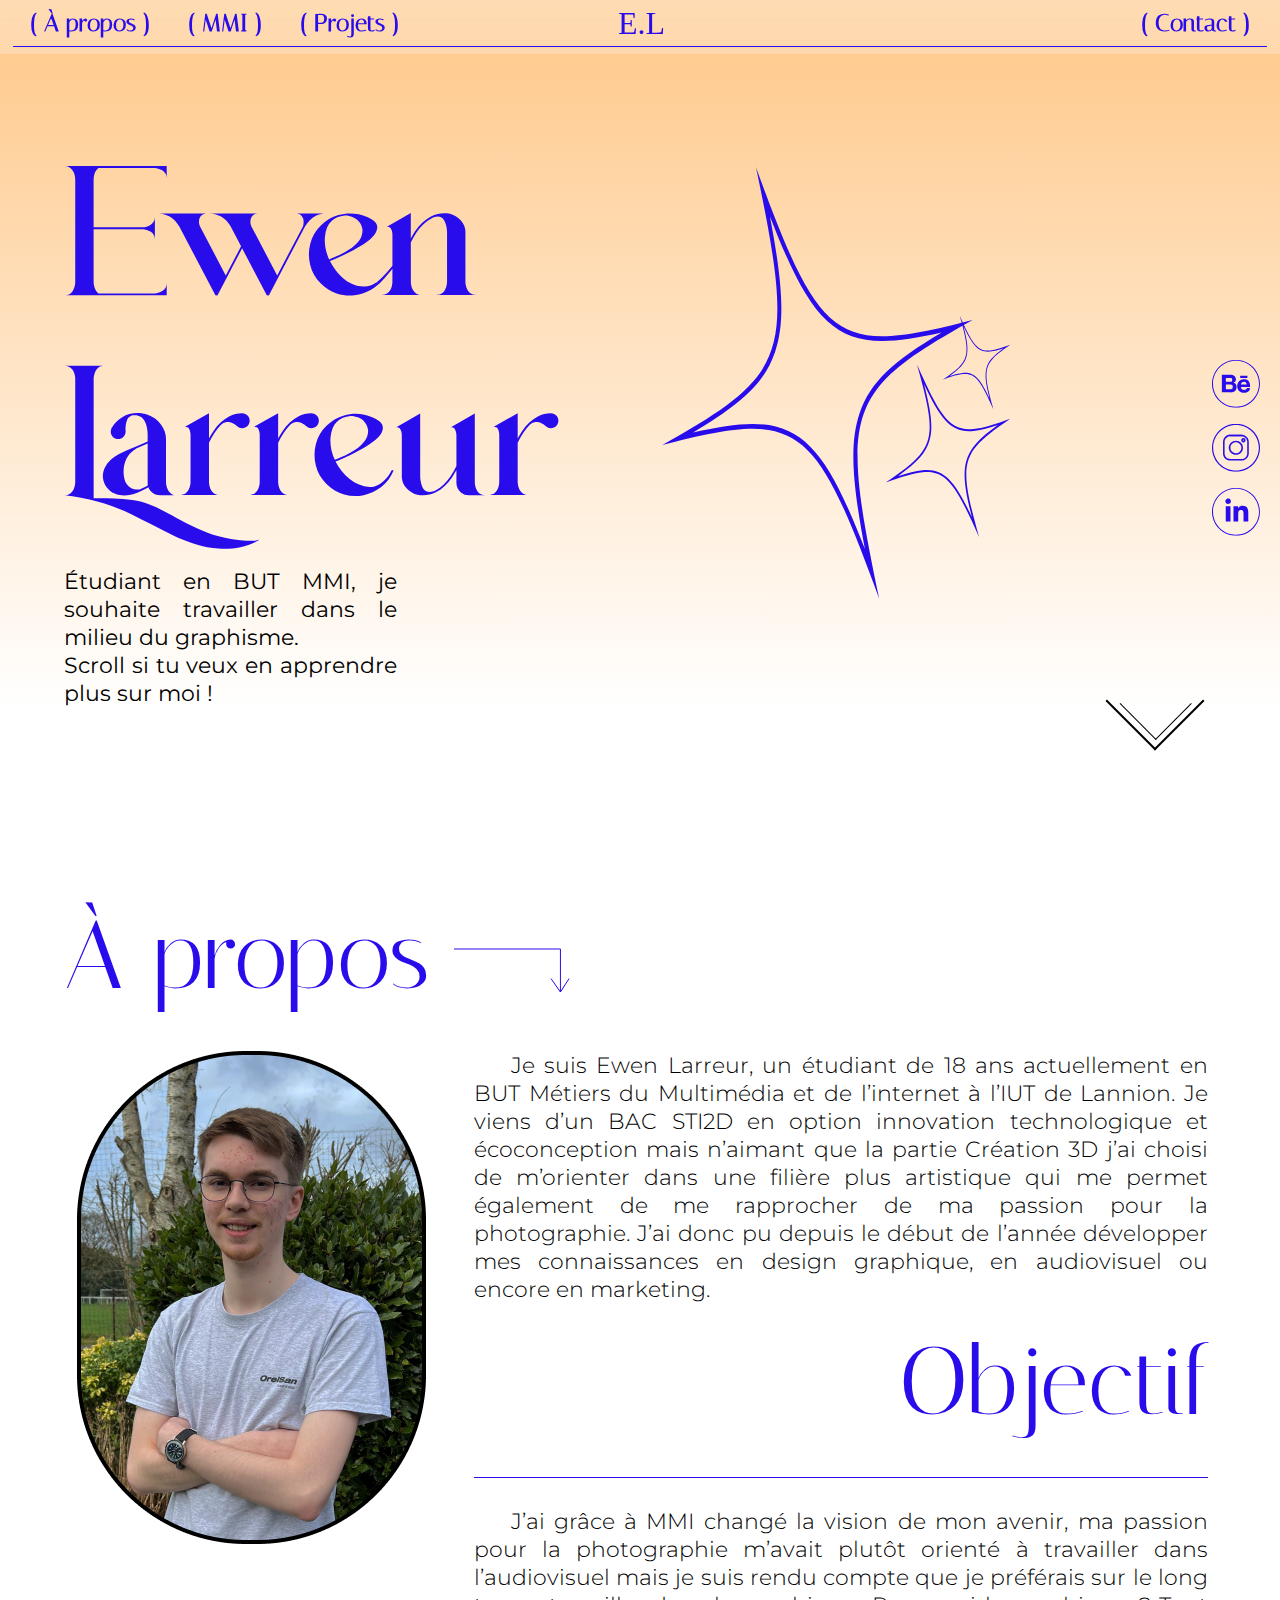
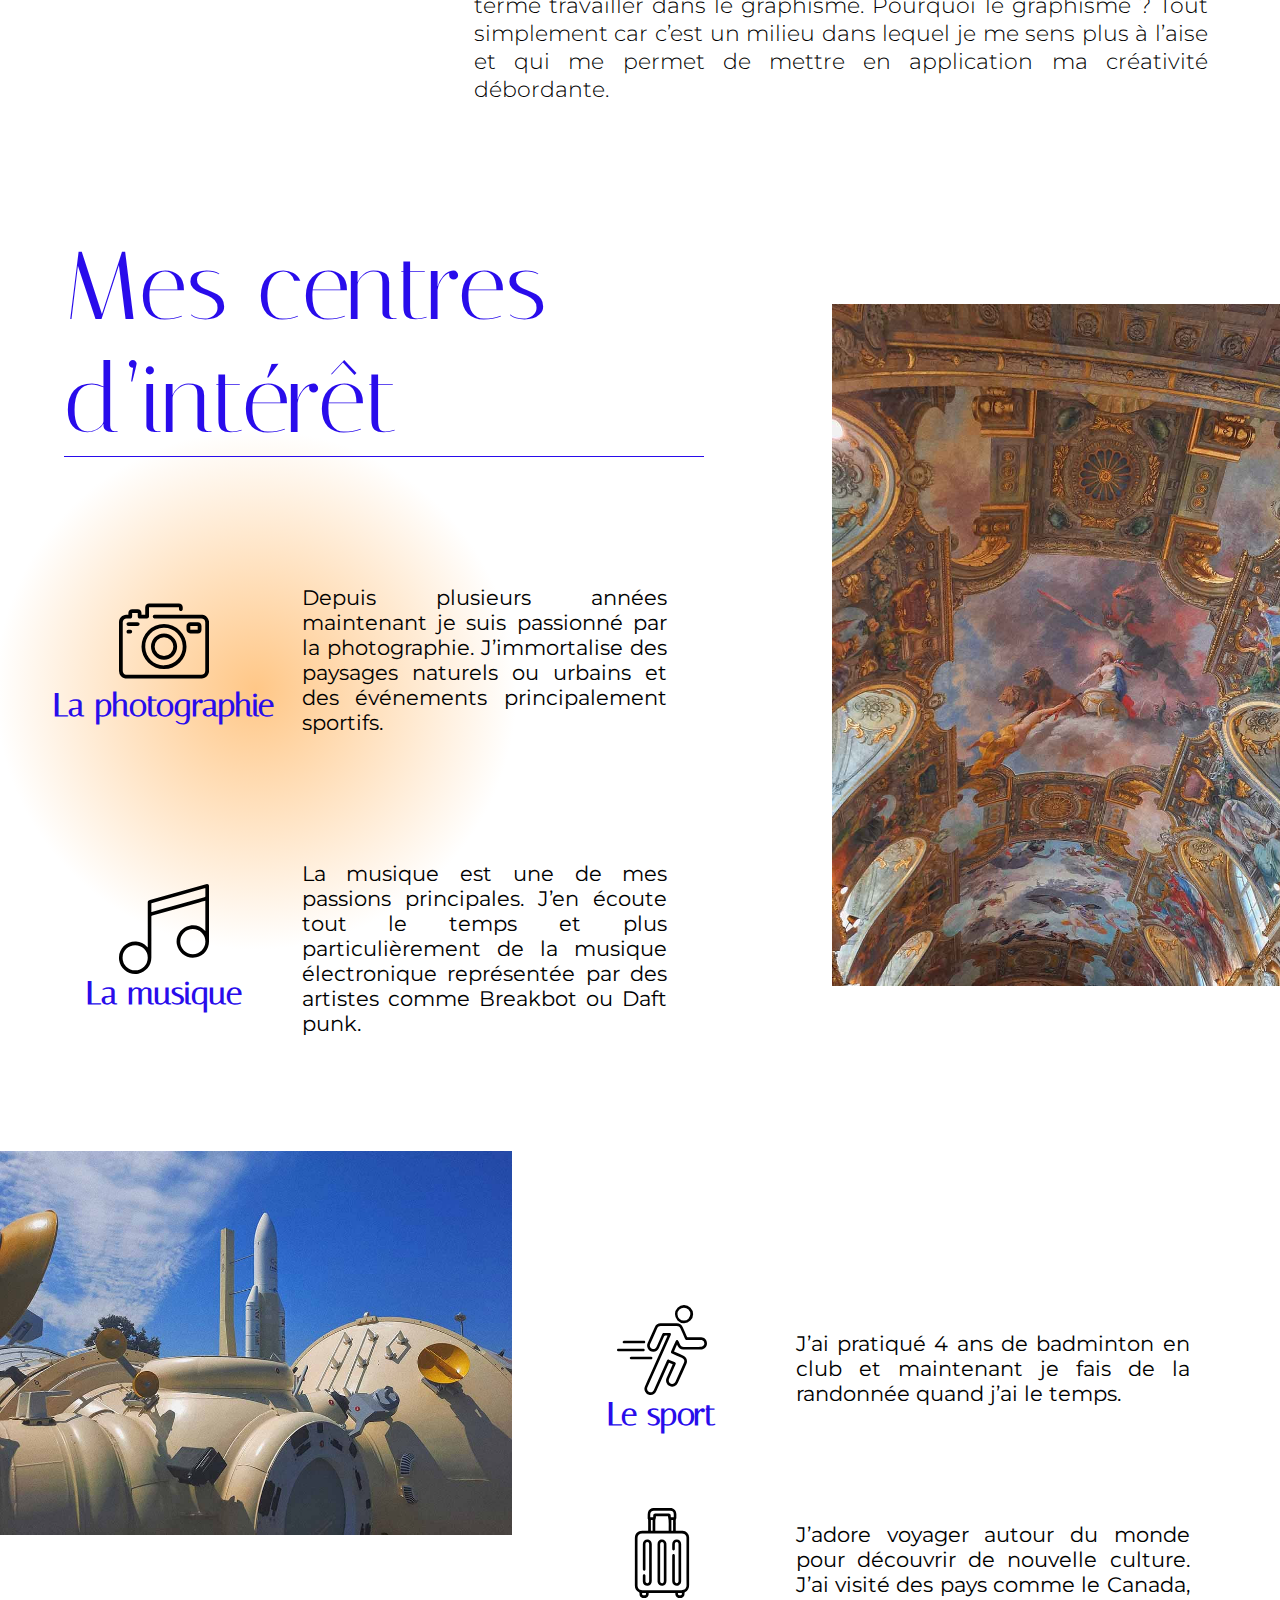
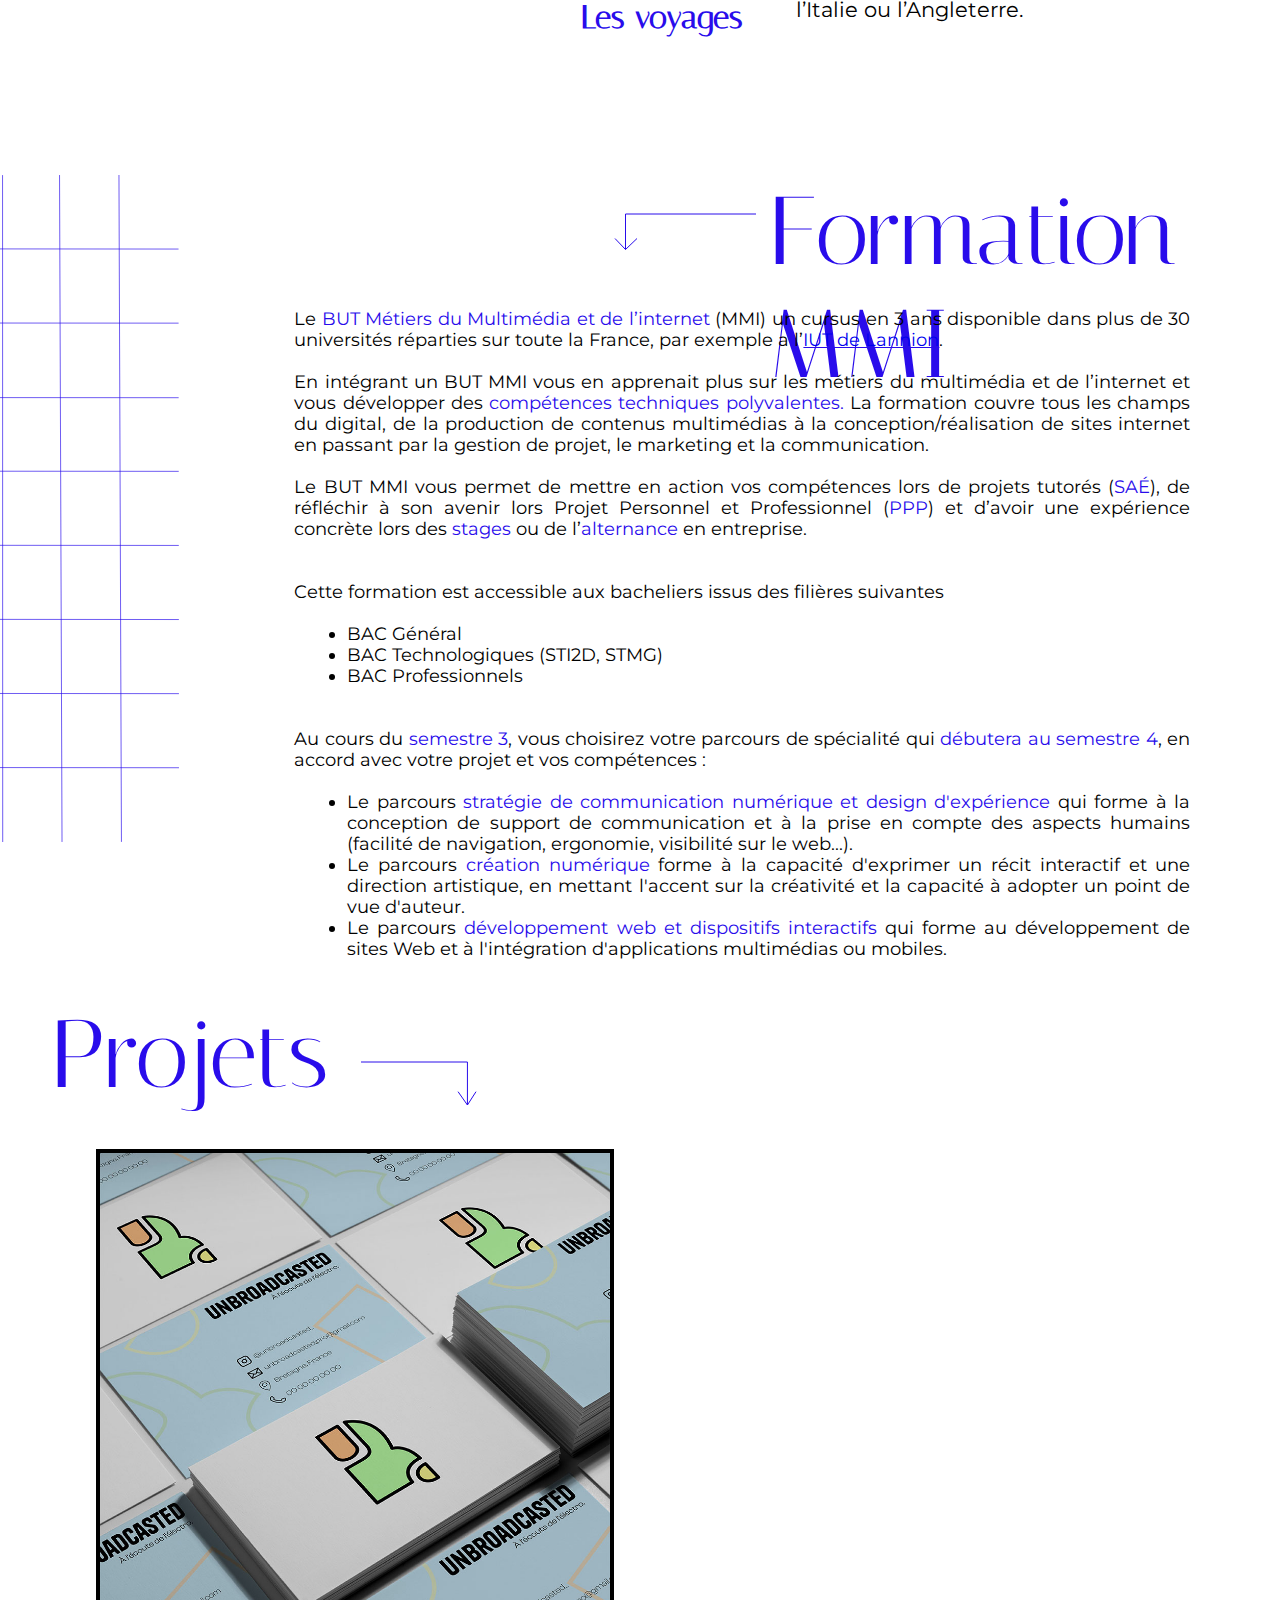
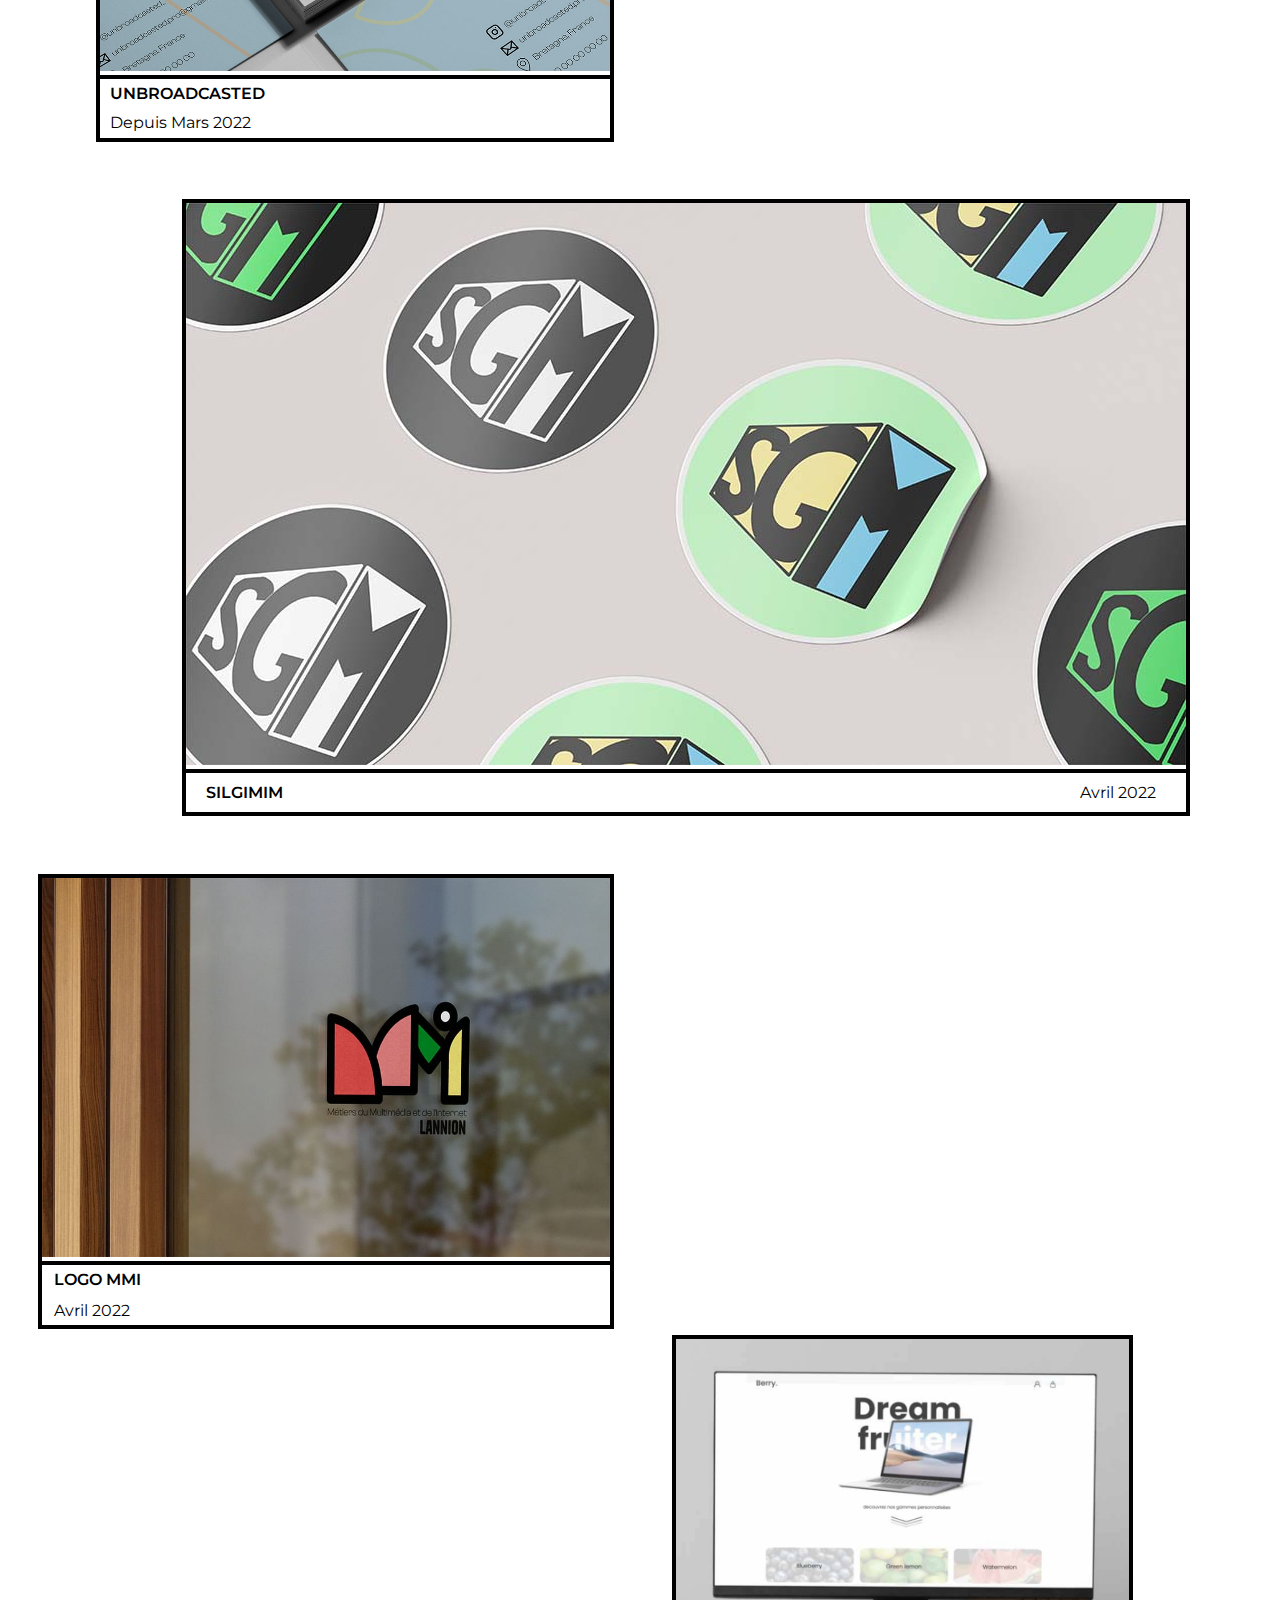
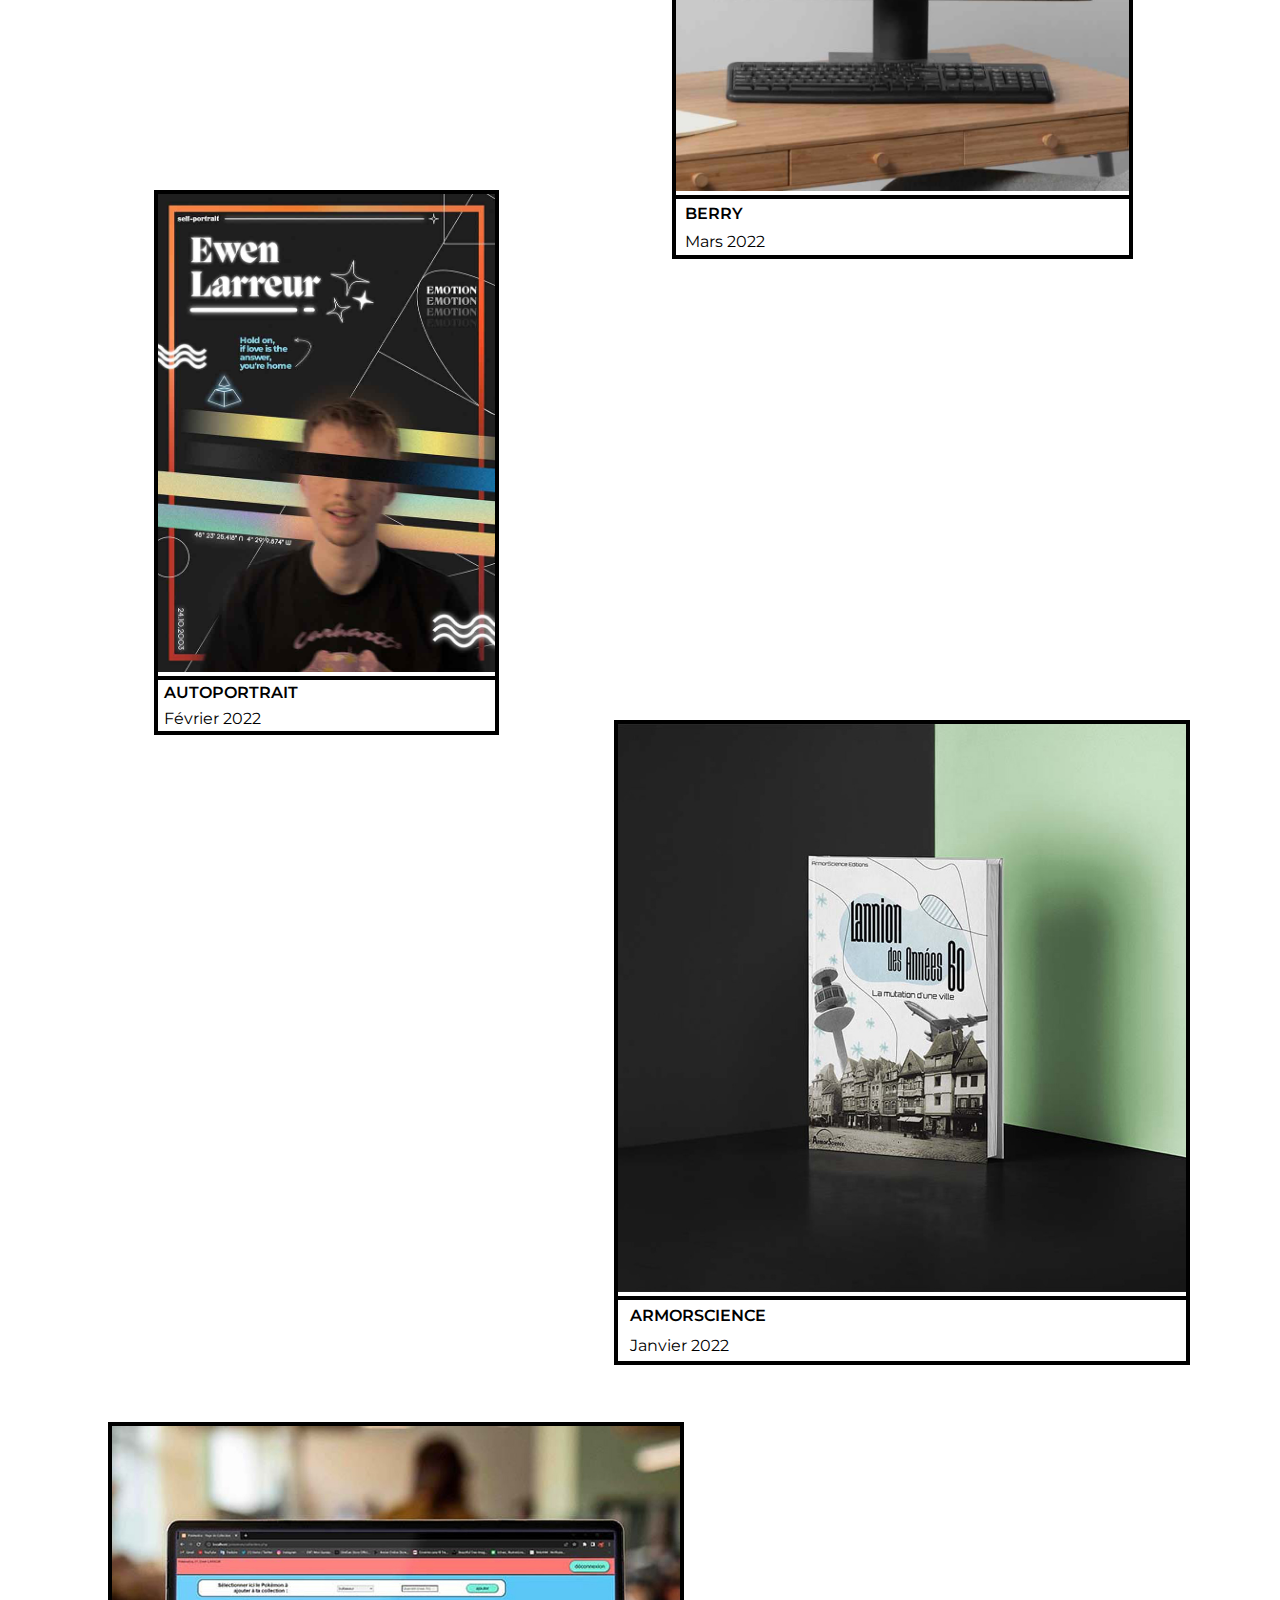
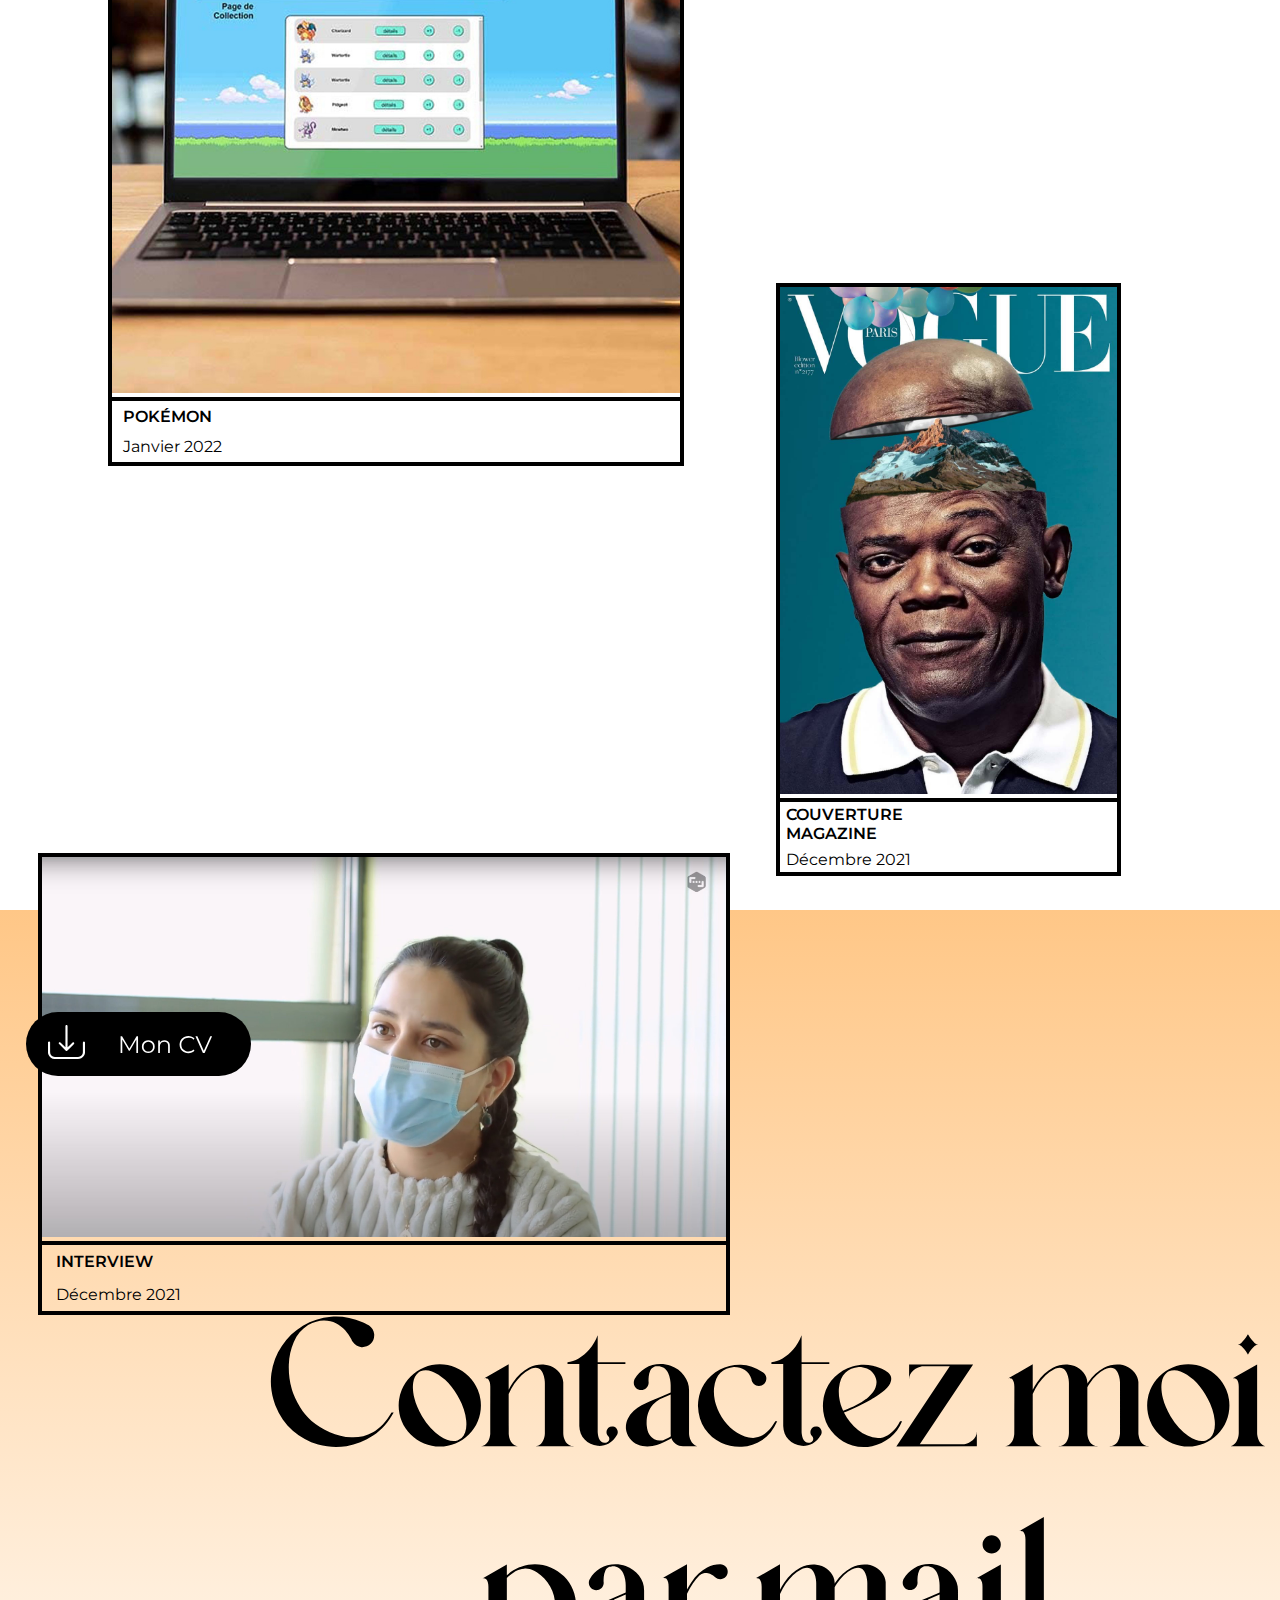
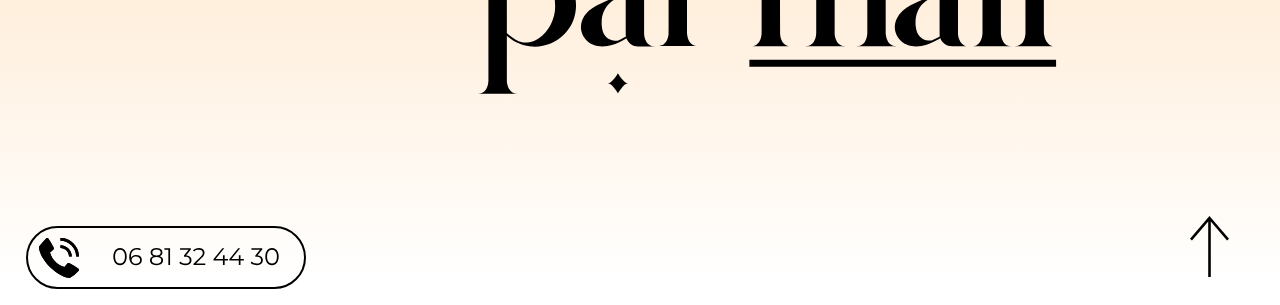
<file: docs/index.html>
<!DOCTYPE html>
<html lang="en">
<head>
    <meta charset="UTF-8">
    <meta http-equiv="X-UA-Compatible" content="IE=edge">
    <meta name="viewport" content="width=device-width, initial-scale=1.0">
    <title>Ewen Larreur - Portfolio</title>
    <link rel="stylesheet" href="style.css" />
    <link rel="icon" href="favicon/favicon.ico" />
    <link rel="preconnect" href="https://fonts.googleapis.com">
    <link rel="preconnect" href="https://fonts.gstatic.com" crossorigin>
    <link href="https://fonts.googleapis.com/css2?family=Italiana&display=swap" rel="stylesheet">
    <link rel="preconnect" href="https://fonts.googleapis.com">
    <link rel="preconnect" href="https://fonts.gstatic.com" crossorigin>
    <link href="https://fonts.googleapis.com/css2?family=Red+Hat+Display:wght@300&family=Roboto+Flex:opsz,wght@8..144,100;8..144,200;8..144,400&family=Saira+Condensed:wght@500&display=swap" rel="stylesheet">
    <link rel="preconnect" href="https://fonts.googleapis.com">
    <link rel="preconnect" href="https://fonts.gstatic.com" crossorigin>
    <link href="https://fonts.googleapis.com/css2?family=Montserrat:wght@100;200;300;400;500;600;700;800;900&display=swap" rel="stylesheet">
</head>
<body>
    <div class="header">
        <ul class="navbar">
            <div class="acces">
                <li><a href="#apropos">( À propos )</a></li>
                <li><a href="#MMI">( MMI )</a></li>
                <li><a href="#projets">( Projets )</a></li>
            </div>
            <div class="retacc">
                <li><a href="#boutonacc">E.L</a></li>
            </div>
            <div class="acces">
                <li><a href="#contact">( Contact )</a></li>
            </div>
          </ul>
    </div>
    <div class="reseaux">
        <a href="https://www.behance.net/blower" class="behance">
            <img src="icon/behance 1.svg" alt="behance_logo">
        </a>
        <a href="https://www.instagram.com/ewenlarreur/?hl=fr" class="instagram">
            <img src="icon/instagram 1.svg" alt="instagram_logo">
        </a>
        <a href="https://www.linkedin.com/in/ewen-larreur-9a3a80206/" class="linkedin">
            <img src="icon/linkedin 1.svg" alt="linkedin_logo">
        </a>
    </div>
    <div id="boutonacc" class="lineaire-simple">
        <img src="icon/Ewen Larreur.svg" alt="Ewen Larreur">
        <p>Étudiant en BUT MMI, je souhaite travailler dans le milieu du graphisme.<br>Scroll si tu veux en apprendre plus sur moi !</p>
        <img class="etoile1" src="icon/Vector.svg" alt="etoile1">
        <img class="etoile2" src="icon/Vector-1.svg" alt="etoile2">
        <img class="etoile3" src="icon/Vector-2.svg" alt="etoile3">
        <div class="arrow"></div>
    </div>
    <div id="apropos" class="apropos">
        <div class="titre1">
            <h1>À propos</h1>
            <div class="fleche_d">
                <img src="icon/flèche_droite.svg" alt="flèche">
            </div>
        </div>
        <div class="moi">
            <img class="photomoi" src="image index/photo 3.jpg" alt="moi">
            <div class="int">
                <p> Je suis Ewen Larreur, un étudiant de 18 ans actuellement en BUT Métiers du Multimédia et de l’internet à l’IUT de Lannion. Je viens d’un BAC STI2D en option innovation technologique et écoconception mais n’aimant que la partie Création 3D j’ai choisi de m’orienter dans une filière plus artistique qui me permet également de me rapprocher de ma passion pour la photographie. J’ai donc pu depuis le début de l’année développer mes connaissances en design graphique, en audiovisuel ou encore en marketing.</p>
                <h1>Objectif</h1>
                <p class="txtobj">J’ai grâce à MMI changé la vision de mon avenir, ma passion pour la photographie m’avait plutôt orienté à travailler dans l’audiovisuel mais je suis rendu compte que je préférais sur le long terme travailler dans le graphisme. Pourquoi le graphisme ? Tout simplement car c’est un milieu dans lequel je me sens plus à l’aise et qui me permet de mettre en application ma créativité débordante.</p>
            </div>
        </div>
        <div class="interet">
            
            <div class="int1">
                <h1>Mes centres d’intérêt </h1>
                <img class="imgpeinture" src="image index/1.jpg" alt="photo1">
                <div class="txt1">
                    <div class="photographie">
                        <div class="title1">
                            <img src="icon/photo.svg" alt="appareil-photo">
                            <h2>La photographie</h2>
                        </div>
                        <p>Depuis plusieurs années maintenant je suis passionné par la photographie. J’immortalise des paysages naturels ou urbains et des événements principalement sportifs.</p>
                    </div>
                    <div class="musique">
                        <div class="title1">
                            <img src="icon/musique.svg" alt="note de musique">
                            <h2>La musique</h2>
                        </div>
                        <p>La musique est une de mes passions principales. J’en écoute tout le temps et plus particulièrement de la musique électronique représentée par des artistes comme Breakbot ou Daft punk.</p>
                    </div>
                </div>
            </div>
            <div class="int2">
                <img class="imgfusee" src="image index/4.jpg" alt="photo2">
                <div class="txt2">
                    <div class="sport">
                        <div class="title2">
                            <img src="icon/sport.svg" alt="sport">
                            <h2>Le sport</h2>
                        </div>
                        <p>J’ai pratiqué 4 ans de badminton en club et maintenant je fais de la randonnée quand j’ai le temps.</p>
                        
                    </div>
                    <div class="voyages">
                        <div class="title2">
                            <img src="icon/valise.svg" alt="valise">
                            <h2>Les voyages</h2>
                        </div>
                        <p>J’adore voyager autour du monde pour découvrir de nouvelle culture.  J’ai visité des pays comme le Canada, l’Italie ou l’Angleterre.</p>
                    </div>
                </div>
            </div>
        </div>
    </div>
    <div id="MMI" class="formation">
        <div class="titre2">
            <div class="fleche_g">
                <img src="icon/flèche_gauche.svg" alt="flèche">
            </div>
            <h1>Formation MMI</h1>
            
        </div>
        <img class="grille" src="icon/grille.svg" alt="grille">
        <div class="description">
            
            <p class="start">
                Le <span style="color: #290CEB;">BUT Métiers du Multimédia et de l’internet </span>(MMI) un cursus en 3 ans disponible dans plus de 30 universités réparties sur toute la France, par exemple a l’<a href="https://iut-lannion.univ-rennes1.fr/metiers-du-multimedia-et-de-linternet">IUT de Lannion</a>.<br>
                <br>
                En intégrant un BUT MMI vous en apprenait plus sur les métiers du multimédia et de l’internet et vous développer des<span style="color: #290CEB;"> compétences techniques polyvalentes.</span> La formation couvre tous les champs du digital, de la production de contenus multimédias à la conception/réalisation de sites internet en passant par la gestion de projet, le marketing et la communication.<br>
                <br>
                Le BUT MMI vous permet de mettre en action vos compétences lors de projets tutorés (<span style="color: #290CEB;">SAÉ</span>), de réfléchir à son avenir lors Projet Personnel et Professionnel (<span style="color: #290CEB;">PPP</span>) et d’avoir une expérience concrète lors des <span style="color: #290CEB;">stages</span> ou de l’<span style="color: #290CEB;">alternance</span> en entreprise.<br>
                <br>
                <br>
                Cette formation est accessible aux bacheliers issus des filières suivantes <br>
                <br>
                
            </p>
                <ul>
                    <li>BAC Général<br></li>
                    <li>BAC Technologiques (STI2D, STMG)<br></li>
                    <li>BAC Professionnels<br></li>
                </ul>
            <p class="end">
                <br>
                <br>
                Au cours du <span style="color: #290CEB;">semestre 3</span>, vous choisirez votre parcours de spécialité qui <span style="color: #290CEB;">débutera au semestre 4</span>, en accord avec votre projet et vos compétences :<br>
                <br>
                <ul>
                   <li>Le parcours <span style="color: #290CEB;">stratégie de communication numérique et design d'expérience</span> qui forme à la conception de support de communication et à la prise en compte des aspects humains (facilité de navigation, ergonomie, visibilité sur le web...).<br></li>
                  <li>Le parcours <span style="color: #290CEB;">création numérique</span> forme à la capacité d'exprimer un récit interactif et une direction artistique, en mettant l'accent sur la créativité et la capacité à adopter un point de vue d'auteur.<br></li> 
                   <li>Le parcours <span style="color: #290CEB;">développement web et dispositifs interactifs</span> qui forme au développement de sites Web et à l'intégration d'applications multimédias ou mobiles.<br></li>
                </ul>
            </p>
            
        </div>
    </div>
    <div id="projets" class="Projets">
        <div class="titre_projets">
            <h1>Projets</h1>
            <div class="fleche_g2">
                <img src="icon/flèche_droite.svg" alt="flèche">
            </div>
        </div>
        <div class="all">
            <div class="unbroadcasted">
                <a href="unbroadcasted.html">
                <div  class="card">
                    <div class="image">
                        <img src="image annexe/unbroadcasted/carte de visite final.jpg" alt="carte_unbroadcasted">
                    </div>
                    <div class="annotation">
                        <li class="projet1">UNBROADCASTED</li>
                        <li class="date">Depuis Mars 2022 </li>
                    </div>
                </div>
                </a>
            </div>
            <div class="silgimim">
                <a href="silgimim.html">
                    <div  class="card">
                        <div class="image">
                        <img src="image annexe/Silgimim/stickers.jpg" alt="carte_silgimim">
                        </div>
                        <div class="annotation">
                        <li class="projet2">SILGIMIM</li>
                        <li class="date">Avril 2022 </li>
                        </div>
                    </div>
                    </a>
            </div>
            <div class="logo_mmi">
                <a href="logo_mmi.html">
                    <div  class="card">
                        <div class="image">
                        <img src="image annexe/Logo_MMI/mockup_mmi.jpg" alt="carte_mmi">
                        </div>
                        <div class="annotation">
                        <li class="projet3">LOGO MMI</li>
                        <li class="date">Avril 2022 </li>
                        </div>
                    </div>
                    </a>
            </div>
            <div class="berry">
                <a href="berry.html">
                    <div  class="card">
                        <div class="image">
                        <img src="image annexe/Berry/PC_berry1.jpg" alt="carte_berry">
                        </div>
                        <div class="annotation">
                        <li class="projet4">BERRY</li>
                        <li class="date">Mars 2022 </li>
                        </div>
                    </div>
                    </a>
            </div>
            <div class="autoportrait">
                <a href="autoportrait.html">
                    <div  class="card">
                        <div class="image">
                        <img src="image annexe/Autoportrait/Autoportrait-Ewen_Larreur.jpg" alt="carte_autoportrait">
                        </div>
                        <div class="annotation">
                        <li class="projet5">AUTOPORTRAIT</li>
                        <li class="date">Février 2022 </li>
                        </div>
                    </div>
                    </a>
            </div>
            <div class="armorscience">
                <a href="armorscience.html">
                    <div  class="card">
                        <div class="image">
                        <img src="image annexe/Armorscience/1ère de couv.jpg" alt="carte_armorscience">
                        </div>
                        <div class="annotation">
                        <li class="projet6">ARMORSCIENCE</li>
                        <li class="date">Janvier 2022 </li>
                        </div>
                    </div>
                    </a>
            </div>
            <div class="pokemon">
                <a href="pokemon.html">
                    <div  class="card">
                        <div class="image">
                        <img src="image annexe/Pokémon/collec.jpg" alt="carte_pokemon">
                        </div>
                        <div class="annotation">
                        <li class="projet7">POKÉMON</li>
                        <li class="date">Janvier 2022 </li>
                        </div>
                    </div>
                    </a>
            </div>
            <div class="couverture_magazine">
                <a href="magazine.html">
                    <div  class="card">
                        <div class="image">
                        <img src="image annexe/Vogue/cover_vogue.jpg" alt="carte_vogue">
                        </div>
                        <div class="annotation">
                        <li class="projet8">COUVERTURE MAGAZINE</li>
                        <li class="date">Décembre 2021 </li>
                        </div>
                    </div>
                    </a>
            </div>
            <div class="interview">
                <a href="interview.html">
                    <div  class="card">
                        <div class="image">
                        <img src="image annexe/Interview/capture.jpg" alt="carte_interview">
                        </div>
                        <div class="annotation">
                        <li class="projet9">INTERVIEW</li>
                        <li class="date">Décembre 2021 </li>
                        </div>
                    </div>
                    </a>
            </div>
        </div>


    </div>
    <div id="contact" class="contact">
        <div class="CV">
            <a href="image index/LARREUR-Ewen-CV.pdf" download="image index/LARREUR-Ewen-CV.pdf">
                <svg width="225" height="64" viewBox="0 0 225 64" fill="none" xmlns="http://www.w3.org/2000/svg">
                    <rect width="225" height="64" rx="32" fill="black"/>
                    <g clip-path="url(#clip0_362_29)">
                    <path d="M22 30.2086C22.2158 29.7496 22.5215 29.41 23.084 29.4207C23.3387 29.4228 23.5836 29.5186 23.7715 29.6896C23.9594 29.8605 24.077 30.0945 24.1016 30.3465C24.1162 30.5008 24.1143 30.656 24.1143 30.8113C24.1143 33.8798 24.1035 36.9483 24.1191 40.0168C24.1289 42.0547 25.0518 43.556 26.9033 44.4643C27.5369 44.7626 28.2317 44.9103 28.9326 44.8961C36.6494 44.8961 44.366 44.8961 52.0821 44.8961C54.8282 44.8912 56.8673 42.8136 56.8829 40.044C56.8946 36.9386 56.8829 33.8332 56.8878 30.7278C56.8878 30.1097 57.1934 29.7128 57.7275 29.5944C58.2226 29.4837 58.67 29.736 58.9356 30.2737C58.954 30.3025 58.9756 30.3292 59 30.3532V40.8883C58.9696 40.9759 58.9448 41.0653 58.9258 41.1561C58.7784 42.2256 58.3667 43.2422 57.7275 44.1149C56.293 46.048 54.3545 46.9951 51.9336 46.9943C45.9003 46.9896 39.8675 46.9896 33.835 46.9943C32.125 46.9943 30.417 47.0194 28.7051 46.9815C25.8232 46.9165 23.3994 45.1689 22.416 42.471C22.2295 41.9587 22.1406 41.4162 22 40.8883V30.2086Z" fill="white"/>
                    <path d="M39.4346 35.3676V34.8474C39.4346 28.0292 39.4346 21.211 39.4346 14.3927C39.4294 14.2021 39.4425 14.0113 39.4736 13.8231C39.5248 13.5896 39.6552 13.3807 39.843 13.2315C40.0308 13.0823 40.2645 13.0017 40.505 13.0034C40.7454 13.0052 40.978 13.089 41.1636 13.2409C41.3492 13.3928 41.4766 13.6035 41.5244 13.8377C41.5533 14.0264 41.565 14.2174 41.5596 14.4083C41.5596 21.2142 41.5596 28.0202 41.5596 34.8262V35.3462C41.706 35.2085 41.7978 35.1269 41.8838 35.0417C43.3701 33.571 44.8538 32.1031 46.3349 30.6377C46.5011 30.466 46.7004 30.3294 46.9209 30.236C47.1337 30.1675 47.363 30.1684 47.5749 30.2388C47.7871 30.3091 47.971 30.4451 48.0998 30.6268C48.2285 30.8085 48.2952 31.0265 48.2903 31.2486C48.2854 31.4708 48.209 31.6856 48.0722 31.8615C47.9821 31.9729 47.8842 32.078 47.7794 32.1759C45.6693 34.2707 43.5582 36.3649 41.4463 38.4584C40.7627 39.1378 40.25 39.1427 39.5664 38.4652C37.429 36.3477 35.2907 34.2303 33.1514 32.1128C32.8145 31.78 32.5996 31.4189 32.7519 30.9308C32.7993 30.7695 32.8851 30.6219 33.0023 30.5007C33.1194 30.3795 33.2643 30.2882 33.4245 30.2346C33.5848 30.181 33.7558 30.1668 33.9228 30.193C34.0898 30.2193 34.248 30.2853 34.3838 30.3854C34.5072 30.4806 34.6229 30.5854 34.7295 30.6989C36.2676 32.2234 37.8076 33.7528 39.4346 35.3676Z" fill="white"/>
                    </g>
                    <path d="M94.5915 41V24.2H96.0555L103.735 37.304H102.967L110.575 24.2H112.039V41H110.335V26.864H110.743L103.735 38.864H102.895L95.8395 26.864H96.2955V41H94.5915ZM122.289 41.12C121.073 41.12 119.977 40.848 119.001 40.304C118.041 39.744 117.281 38.984 116.721 38.024C116.161 37.048 115.881 35.936 115.881 34.688C115.881 33.424 116.161 32.312 116.721 31.352C117.281 30.392 118.041 29.64 119.001 29.096C119.961 28.552 121.057 28.28 122.289 28.28C123.537 28.28 124.641 28.552 125.601 29.096C126.577 29.64 127.337 30.392 127.881 31.352C128.441 32.312 128.721 33.424 128.721 34.688C128.721 35.936 128.441 37.048 127.881 38.024C127.337 38.984 126.577 39.744 125.601 40.304C124.625 40.848 123.521 41.12 122.289 41.12ZM122.289 39.608C123.201 39.608 124.009 39.408 124.713 39.008C125.417 38.592 125.969 38.016 126.369 37.28C126.785 36.528 126.993 35.664 126.993 34.688C126.993 33.696 126.785 32.832 126.369 32.096C125.969 31.36 125.417 30.792 124.713 30.392C124.009 29.976 123.209 29.768 122.313 29.768C121.417 29.768 120.617 29.976 119.913 30.392C119.209 30.792 118.649 31.36 118.233 32.096C117.817 32.832 117.609 33.696 117.609 34.688C117.609 35.664 117.817 36.528 118.233 37.28C118.649 38.016 119.209 38.592 119.913 39.008C120.617 39.408 121.409 39.608 122.289 39.608ZM138.632 28.28C139.656 28.28 140.552 28.48 141.32 28.88C142.104 29.264 142.712 29.856 143.144 30.656C143.592 31.456 143.816 32.464 143.816 33.68V41H142.112V33.848C142.112 32.52 141.776 31.52 141.104 30.848C140.448 30.16 139.52 29.816 138.32 29.816C137.424 29.816 136.64 30 135.968 30.368C135.312 30.72 134.8 31.24 134.432 31.928C134.08 32.6 133.904 33.416 133.904 34.376V41H132.2V28.4H133.832V31.856L133.568 31.208C133.968 30.296 134.608 29.584 135.488 29.072C136.368 28.544 137.416 28.28 138.632 28.28ZM162.356 41.144C161.092 41.144 159.924 40.936 158.852 40.52C157.78 40.088 156.852 39.488 156.068 38.72C155.284 37.952 154.668 37.048 154.22 36.008C153.788 34.968 153.572 33.832 153.572 32.6C153.572 31.368 153.788 30.232 154.22 29.192C154.668 28.152 155.284 27.248 156.068 26.48C156.868 25.712 157.804 25.12 158.876 24.704C159.948 24.272 161.116 24.056 162.38 24.056C163.596 24.056 164.74 24.264 165.812 24.68C166.884 25.08 167.788 25.688 168.524 26.504L167.396 27.632C166.708 26.928 165.948 26.424 165.116 26.12C164.284 25.8 163.388 25.64 162.428 25.64C161.42 25.64 160.484 25.816 159.62 26.168C158.756 26.504 158.004 26.992 157.364 27.632C156.724 28.256 156.22 28.992 155.852 29.84C155.5 30.672 155.324 31.592 155.324 32.6C155.324 33.608 155.5 34.536 155.852 35.384C156.22 36.216 156.724 36.952 157.364 37.592C158.004 38.216 158.756 38.704 159.62 39.056C160.484 39.392 161.42 39.56 162.428 39.56C163.388 39.56 164.284 39.4 165.116 39.08C165.948 38.76 166.708 38.248 167.396 37.544L168.524 38.672C167.788 39.488 166.884 40.104 165.812 40.52C164.74 40.936 163.588 41.144 162.356 41.144ZM176.899 41L169.459 24.2H171.379L178.339 40.016H177.283L184.291 24.2H186.091L178.651 41H176.899Z" fill="white"/>
                    <defs>
                    <clipPath id="clip0_362_29">
                    <rect width="37" height="34" fill="white" transform="translate(22 13)"/>
                    </clipPath>
                    </defs>
                    </svg>
            </a>
        </div>
        <div class="mail">
            <a href="mailto:ewen.larreur@gmail.com">
                <svg width="999" height="379" viewBox="0 0 999 379" xmlns="http://www.w3.org/2000/svg">
                    <path d="M122.531 97.4375H124.688C119.281 107.25 112.438 114.969 104.156 120.594C95.9062 126.188 87 129.703 77.4375 131.141C67.875 132.609 58.4219 132.047 49.0781 129.453C39.7656 126.828 31.3438 122.25 23.8125 115.719C16.2812 109.156 10.4375 100.672 6.28125 90.2656C2.28125 79.2969 0.984375 68.7188 2.39062 58.5312C3.79688 48.3438 7.28125 39.125 12.8438 30.875C18.4062 22.625 25.4375 15.9375 33.9375 10.8125C42.4688 5.6875 51.8594 2.6875 62.1094 1.8125C72.3594 0.9375 82.8594 2.76563 93.6094 7.29688C95.1094 7.98437 96.5938 8.71875 98.0625 9.5C98.9062 9.84375 99.6875 10.2812 100.406 10.8125C103.094 12.8438 104.688 15.5312 105.188 18.875C105.469 23.1563 104.297 26.4844 101.672 28.8594C99.0469 31.2344 95.9688 32.3281 92.4375 32.1406C88.9062 31.9219 85.9219 30.0625 83.4844 26.5625C83.0156 25.8437 82.6406 25.0625 82.3594 24.2188C80.7969 21.1875 78.7344 18.2188 76.1719 15.3125C73.6094 12.4062 70.5312 10.0313 66.9375 8.1875C63.3438 6.34375 59.2188 5.46875 54.5625 5.5625C49.9375 5.65625 44.7812 7.17188 39.0938 10.1094C32.6562 14.2656 27.8906 19.875 24.7969 26.9375C21.7344 34 20.0781 41.625 19.8281 49.8125C19.5781 57.9688 20.5156 65.8281 22.6406 73.3906C22.8594 74.3906 23.6406 76.6719 24.9844 80.2344C26.3594 83.7656 28.4531 87.8438 31.2656 92.4688C34.0781 97.0938 37.75 101.516 42.2812 105.734C47.6562 110.234 53.8125 114.031 60.75 117.125C67.6875 120.219 74.8906 121.938 82.3594 122.281C89.8281 122.625 97.0312 120.906 103.969 117.125C110.938 113.312 117.125 106.75 122.531 97.4375ZM199.875 61.3906C203.75 65.3281 206.719 69.7969 208.781 74.7969C210.875 79.7656 211.922 84.9844 211.922 90.4531C211.922 95.9531 210.875 101.203 208.781 106.203C206.719 111.172 203.75 115.625 199.875 119.562C195.938 123.438 191.469 126.422 186.469 128.516C181.5 130.578 176.266 131.609 170.766 131.609C165.297 131.609 160.062 130.578 155.062 128.516C150.094 126.422 145.641 123.438 141.703 119.562C137.797 115.625 134.812 111.172 132.75 106.203C130.688 101.203 129.656 95.9531 129.656 90.4531C129.656 84.9844 130.688 79.7656 132.75 74.7969C134.812 69.7969 137.797 65.3281 141.703 61.3906C145.641 57.4844 150.094 54.5 155.062 52.4375C160.062 50.375 165.297 49.3438 170.766 49.3438C176.266 49.3438 181.5 50.375 186.469 52.4375C191.469 54.5 195.938 57.4844 199.875 61.3906ZM192.609 123.078C196.453 119.266 197.984 113.391 197.203 105.453C196.453 97.5156 193.484 89.0781 188.297 80.1406C184.641 74.0469 180.594 68.9531 176.156 64.8594C171.719 60.7656 167.328 57.9375 162.984 56.375C158.641 54.8125 154.797 54.7969 151.453 56.3281C150.797 56.7031 150.141 57.0938 149.484 57.5C146.609 59.7812 144.844 63.2031 144.188 67.7656C143.531 72.2969 143.938 77.4688 145.406 83.2812C146.875 89.0938 149.406 95.0469 153 101.141C158.344 109.922 164.297 116.547 170.859 121.016C177.453 125.484 183.344 126.969 188.531 125.469C189.938 124.75 191.297 123.953 192.609 123.078ZM275.859 117.922V68.75C275.891 67.8125 275.781 66.3438 275.531 64.3438C275.281 62.3125 274.719 60.2812 273.844 58.25C273 56.1875 271.672 54.6406 269.859 53.6094C268.078 52.5469 265.656 52.5156 262.594 53.5156C261.938 53.7969 261.297 54.0938 260.672 54.4062C254.984 57.3125 249.922 62.0469 245.484 68.6094C243.328 71.8906 241.391 75.3125 239.672 78.875C239.672 78.875 239.672 80.9062 239.672 84.9688C239.672 89 239.672 93.625 239.672 98.8438C239.703 104.062 239.719 108.688 239.719 112.719C239.719 116.75 239.734 118.938 239.766 119.281C239.828 120.25 240.016 121.406 240.328 122.75C240.672 124.062 241.219 125.375 241.969 126.688C242.75 127.969 243.828 129.062 245.203 129.969C246.578 130.844 248.359 131.281 250.547 131.281C250.547 131.281 250.531 131.281 250.5 131.281C250.5 131.281 250.484 131.281 250.453 131.281C250.484 131.281 250.516 131.281 250.547 131.281H210.422C210.453 131.281 210.469 131.281 210.469 131.281C210.5 131.281 210.516 131.281 210.516 131.281C210.516 131.281 210.5 131.281 210.469 131.281C210.469 131.281 210.453 131.281 210.422 131.281C212.641 131.281 214.438 130.828 215.812 129.922C217.219 128.984 218.297 127.859 219.047 126.547C219.797 125.203 220.328 123.859 220.641 122.516C220.984 121.172 221.188 120.031 221.25 119.094C221.25 118.719 221.25 116.188 221.25 111.5C221.25 106.812 221.25 101.422 221.25 95.3281C221.281 89.2031 221.297 83.7656 221.297 79.0156C221.297 74.2344 221.297 71.8438 221.297 71.8438C221.266 70.125 221.109 68.7031 220.828 67.5781C220.578 66.4531 220.219 65.5781 219.75 64.9531C219.312 64.2969 218.844 63.8438 218.344 63.5938C217.875 63.3125 217.406 63.1562 216.938 63.125C216.5 63.0625 216.125 63.0625 215.812 63.125C215.531 63.1562 215.375 63.1875 215.344 63.2188L239.672 49.3438V74.75C240.953 72.2812 242.375 69.8906 243.938 67.5781C248.562 60.7344 253.859 55.7812 259.828 52.7188C265.109 50.0938 270.453 49.0625 275.859 49.625C277.859 49.8438 279.75 50.2969 281.531 50.9844C285.125 52.4219 288.062 54.5938 290.344 57.5C292.656 60.4062 293.969 63.625 294.281 67.1562V117.922C294.281 118.359 294.328 119.094 294.422 120.125C294.547 121.156 294.797 122.297 295.172 123.547C295.547 124.797 296.125 126.016 296.906 127.203C297.719 128.359 298.781 129.328 300.094 130.109C301.406 130.891 303.078 131.281 305.109 131.281H265.031C267.062 131.281 268.734 130.906 270.047 130.156C271.359 129.375 272.406 128.391 273.188 127.203C274 126.016 274.594 124.797 274.969 123.547C275.344 122.297 275.594 121.172 275.719 120.172C275.844 119.141 275.891 118.391 275.859 117.922ZM356.391 49.0156H328.688V116.75C328.688 117 328.75 117.766 328.875 119.047C329 120.297 329.328 121.672 329.859 123.172C330.391 124.641 331.234 125.844 332.391 126.781C333.547 127.719 335.141 128 337.172 127.625C337.766 127.344 338.359 127.047 338.953 126.734C339.922 125.891 340.391 124.953 340.359 123.922C340.328 122.859 340.047 122.016 339.516 121.391C338.109 120.109 337.438 118.641 337.5 116.984C337.594 115.328 338.234 113.938 339.422 112.812C340.641 111.688 342.219 111.266 344.156 111.547C345.75 111.859 346.969 112.672 347.812 113.984C348.688 115.297 348.969 116.734 348.656 118.297C348.469 119.141 348.125 119.891 347.625 120.547C345.781 123.891 343.172 126.516 339.797 128.422C336.422 130.297 332.719 131.109 328.688 130.859C323.438 130.359 319.094 128.266 315.656 124.578C312.219 120.891 310.438 116.375 310.312 111.031C310.312 110.625 310.312 107.375 310.312 101.281C310.312 95.1562 310.312 88.0781 310.312 80.0469C310.312 72.0156 310.312 64.9375 310.312 58.8125C310.312 52.6875 310.312 49.4219 310.312 49.0156H298.5V47.1406C302.094 46.8281 305.812 45.5781 309.656 43.3906C313.531 41.1719 317.141 38.1094 320.484 34.2031C323.859 30.2969 326.594 25.6406 328.688 20.2344V47.1406H356.391V49.0156ZM420.047 117.969C420.047 118.406 420.094 119.141 420.188 120.172C420.312 121.172 420.562 122.312 420.938 123.594C421.344 124.844 421.938 126.062 422.719 127.25C423.5 128.406 424.547 129.375 425.859 130.156C427.203 130.938 428.891 131.328 430.922 131.328H420.047L413.953 131.281C411.297 131.281 408.922 130.531 406.828 129.031C404.766 127.531 403.297 125.594 402.422 123.219C402.328 123.25 402.234 123.297 402.141 123.359C401.984 123.453 401.828 123.547 401.672 123.641C399.391 124.922 397.062 126.125 394.688 127.25C392.469 128.312 390.188 129.203 387.844 129.922C386.5 130.328 385.016 130.688 383.391 131C381.766 131.281 380.062 131.422 378.281 131.422C376.719 131.422 375.125 131.281 373.5 131C371.875 130.688 370.25 130.172 368.625 129.453C365.469 128.047 362.812 125.938 360.656 123.125C358.438 120.156 357.188 116.938 356.906 113.469C356.594 106.875 359.219 100.938 364.781 95.6562C367.219 93.5 369.828 91.7031 372.609 90.2656C375.391 88.8281 378.203 87.5156 381.047 86.3281L392.484 81.4062L401.672 77.375V70.5312C401.672 68.75 401.484 66.7188 401.109 64.4375C400.734 62.125 400.047 59.9219 399.047 57.8281C398.047 55.7344 396.609 54.0625 394.734 52.8125C392.859 51.5625 390.453 51.0469 387.516 51.2656C386.953 51.3281 386.406 51.4219 385.875 51.5469C385.688 51.5781 385.5 51.625 385.312 51.6875C383.469 52.375 382.125 53.6719 381.281 55.5781C380.438 57.4531 379.922 59.4375 379.734 61.5312C379.547 63.625 379.484 65.3125 379.547 66.5938C379.609 66.9375 379.641 67.2812 379.641 67.625C379.641 67.6562 379.641 67.7031 379.641 67.7656C379.641 67.7969 379.641 67.8438 379.641 67.9062C379.641 67.9688 379.641 68 379.641 68C379.484 70 378.703 71.6719 377.297 73.0156C375.891 74.3594 374.188 75.0312 372.188 75.0312C370.156 75.0312 368.406 74.3125 366.938 72.875C365.5 71.4062 364.781 69.6562 364.781 67.625C364.781 66.6562 364.938 65.75 365.25 64.9062C365.375 64.625 365.5 64.3594 365.625 64.1094C365.688 63.9844 365.75 63.8906 365.812 63.8281C368.219 59.3906 371.688 55.8281 376.219 53.1406C380.75 50.4531 385.828 49.1094 391.453 49.1094C395.047 49.1094 398.453 49.6875 401.672 50.8438C407.141 52.8125 411.562 56 414.938 60.4062C418.344 64.7812 420.047 69.7656 420.047 75.3594V117.922C420.047 117.922 420.047 117.938 420.047 117.969ZM394.359 125.328C395.234 124.922 396.25 124.406 397.406 123.781C398.562 123.156 399.578 122.609 400.453 122.141C401.328 121.641 401.812 121.375 401.906 121.344C401.75 120.594 401.672 119.812 401.672 119V79.4375L390.703 84.1719C388.516 85.4219 386.375 87.1406 384.281 89.3281C382.188 91.5156 380.5 94.3125 379.219 97.7188C377.938 101.094 377.422 105.203 377.672 110.047C378.016 114.172 378.906 117.344 380.344 119.562C381.781 121.781 383.438 123.312 385.312 124.156C387.188 125 388.953 125.453 390.609 125.516C392.297 125.578 393.547 125.516 394.359 125.328ZM506.203 106.203C506.203 106.203 506.297 106.203 506.484 106.203C506.703 106.203 506.938 106.203 507.188 106.203C507.469 106.203 507.703 106.203 507.891 106.203C508.109 106.203 508.219 106.203 508.219 106.203C504.562 114.484 499.578 120.719 493.266 124.906C486.984 129.094 480.203 131.375 472.922 131.75C465.641 132.156 458.703 130.828 452.109 127.766C445.516 124.672 440.078 120.016 435.797 113.797C431.547 107.547 429.266 99.8906 428.953 90.8281C429.078 82.4844 431.156 75.1875 435.188 68.9375C439.25 62.6875 444.516 57.875 450.984 54.5C457.484 51.0938 464.453 49.5 471.891 49.7188C479.328 49.9062 486.484 52.3125 493.359 56.9375C495.578 58.1562 496.891 60.0312 497.297 62.5625C497.547 64.8438 496.953 66.8125 495.516 68.4688C494.078 70.0938 492.203 70.9375 489.891 71C487.922 71 486.234 70.3438 484.828 69.0312C483.422 67.7188 482.625 66.0781 482.438 64.1094C481.156 60.0781 478.969 57.0312 475.875 54.9688C472.781 52.9062 469.125 51.8906 464.906 51.9219C459.469 52.4531 454.984 54.3594 451.453 57.6406C447.953 60.9219 445.828 66.0312 445.078 72.9688C444.547 78.4688 445.188 84.0781 447 89.7969C448.812 95.4844 451.547 100.781 455.203 105.688C458.859 110.562 463.156 114.562 468.094 117.688C473.062 120.812 478.406 122.547 484.125 122.891C487.656 122.797 490.781 121.938 493.5 120.312C496.25 118.656 498.562 116.75 500.438 114.594C502.312 112.406 503.734 110.469 504.703 108.781C505.703 107.062 506.203 106.203 506.203 106.203ZM560.297 49.0156H532.594V116.75C532.594 117 532.656 117.766 532.781 119.047C532.906 120.297 533.234 121.672 533.766 123.172C534.297 124.641 535.141 125.844 536.297 126.781C537.453 127.719 539.047 128 541.078 127.625C541.672 127.344 542.266 127.047 542.859 126.734C543.828 125.891 544.297 124.953 544.266 123.922C544.234 122.859 543.953 122.016 543.422 121.391C542.016 120.109 541.344 118.641 541.406 116.984C541.5 115.328 542.141 113.938 543.328 112.812C544.547 111.688 546.125 111.266 548.062 111.547C549.656 111.859 550.875 112.672 551.719 113.984C552.594 115.297 552.875 116.734 552.562 118.297C552.375 119.141 552.031 119.891 551.531 120.547C549.688 123.891 547.078 126.516 543.703 128.422C540.328 130.297 536.625 131.109 532.594 130.859C527.344 130.359 523 128.266 519.562 124.578C516.125 120.891 514.344 116.375 514.219 111.031C514.219 110.625 514.219 107.375 514.219 101.281C514.219 95.1562 514.219 88.0781 514.219 80.0469C514.219 72.0156 514.219 64.9375 514.219 58.8125C514.219 52.6875 514.219 49.4219 514.219 49.0156H502.406V47.1406C506 46.8281 509.719 45.5781 513.562 43.3906C517.438 41.1719 521.047 38.1094 524.391 34.2031C527.766 30.2969 530.5 25.6406 532.594 20.2344V47.1406H560.297V49.0156ZM631.031 106.344H633.094C630.344 113.125 626.297 118.625 620.953 122.844C615.641 127.031 609.688 129.797 603.094 131.141C596.531 132.484 589.984 132.266 583.453 130.484C576.922 128.703 571.062 125.219 565.875 120.031C560.531 114.781 556.984 108.625 555.234 101.562C553.453 94.4688 553.453 87.3906 555.234 80.3281C556.984 73.2656 560.531 67.1094 565.875 61.8594C570.875 56.8594 576.719 53.3906 583.406 51.4531C590.094 49.5156 596.875 49.2812 603.75 50.75C603.906 50.75 604.875 50.9844 606.656 51.4531C608.438 51.9219 610.5 52.6562 612.844 53.6562C615.188 54.625 617.266 55.875 619.078 57.4062C620.891 58.9062 621.922 60.6719 622.172 62.7031C622.172 62.7031 622.188 63.0469 622.219 63.7344C622.25 64.4219 622.109 65.3594 621.797 66.5469C621.516 67.7344 620.891 69.0781 619.922 70.5781C618.953 72.0781 617.5 73.6562 615.562 75.3125C614.25 76.375 612.609 77.6406 610.641 79.1094C608.703 80.5781 606.844 81.7969 605.062 82.7656C600.719 85.4531 595.469 88.25 589.312 91.1562C583.188 94.0625 578.391 96.1719 574.922 97.4844C578.422 104.453 583.125 110.312 589.031 115.062C594.938 119.812 601.594 122.453 609 122.984C612.531 122.922 615.656 122.062 618.375 120.406C621.125 118.75 623.438 116.844 625.312 114.688C627.188 112.5 628.609 110.562 629.578 108.875C630.547 107.188 631.031 106.344 631.031 106.344ZM569.953 73.0625C569.297 80.5625 570.688 88.1406 574.125 95.7969C576.656 94.7969 580.109 93.3281 584.484 91.3906C591.266 88.1406 596.375 84.9219 599.812 81.7344C603.281 78.5156 605.516 75.4688 606.516 72.5938C607.547 69.6875 607.781 67.0469 607.219 64.6719C606.688 62.2969 605.781 60.2969 604.5 58.6719C602.75 56.3594 600.578 54.6719 597.984 53.6094C595.391 52.5156 592.656 51.9844 589.781 52.0156C584.312 52.5469 579.828 54.4531 576.328 57.7344C572.828 61.0156 570.703 66.125 569.953 73.0625ZM707.859 116.188V131.234L627.328 131.422L680.766 51.2656H653.766C653.328 51.2656 652.578 51.4062 651.516 51.6875C650.484 51.9375 649.328 52.375 648.047 53C646.766 53.5938 645.516 54.4062 644.297 55.4375C643.078 56.4375 642.062 57.6875 641.25 59.1875C640.469 60.6562 640.078 62.4062 640.078 64.4375L640.125 49.3906H704.109L650.766 129.359H694.172C694.641 129.359 695.391 129.219 696.422 128.938C697.453 128.656 698.609 128.219 699.891 127.625C701.203 127 702.453 126.188 703.641 125.188C704.859 124.156 705.859 122.906 706.641 121.438C707.453 119.938 707.859 118.188 707.859 116.188ZM851.016 117.875V68.6562C851.047 67.75 850.938 66.2969 850.688 64.2969C850.438 62.2656 849.875 60.2188 849 58.1562C848.156 56.0938 846.828 54.5469 845.016 53.5156C843.234 52.4531 840.797 52.4375 837.703 53.4688C837.078 53.7188 836.453 54.0156 835.828 54.3594C830.141 57.2656 825.078 62 820.641 68.5625C819.828 69.75 819.062 70.9688 818.344 72.2188V117.594V117.922C818.312 118.359 818.359 119.094 818.484 120.125C818.609 121.125 818.859 122.266 819.234 123.547C819.609 124.797 820.188 126.016 820.969 127.203C821.75 128.359 822.797 129.328 824.109 130.109C825.453 130.891 827.141 131.281 829.172 131.281H789.094C791.125 131.281 792.797 130.891 794.109 130.109C795.422 129.328 796.469 128.359 797.25 127.203C798.062 126.016 798.656 124.797 799.031 123.547C799.406 122.297 799.641 121.172 799.734 120.172C799.859 119.141 799.922 118.391 799.922 117.922V68.75C799.953 67.8125 799.844 66.3438 799.594 64.3438C799.344 62.3125 798.781 60.2656 797.906 58.2031C797.062 56.1406 795.734 54.5938 793.922 53.5625C792.141 52.5312 789.719 52.5156 786.656 53.5156C786 53.7969 785.359 54.0938 784.734 54.4062C779.047 57.3125 773.984 62.0469 769.547 68.6094C767.391 71.8906 765.453 75.3125 763.734 78.875C763.734 78.875 763.734 80.9062 763.734 84.9688C763.734 89 763.734 93.625 763.734 98.8438C763.766 104.062 763.781 108.688 763.781 112.719C763.781 116.75 763.797 118.938 763.828 119.281C763.891 120.25 764.078 121.406 764.391 122.75C764.734 124.062 765.281 125.375 766.031 126.688C766.812 127.969 767.891 129.062 769.266 129.969C770.641 130.844 772.406 131.281 774.562 131.281C774.562 131.281 774.547 131.281 774.516 131.281C774.516 131.281 774.531 131.281 774.562 131.281H734.484C734.516 131.281 734.531 131.281 734.531 131.281C734.562 131.281 734.578 131.281 734.578 131.281C734.578 131.281 734.562 131.281 734.531 131.281C734.531 131.281 734.516 131.281 734.484 131.281C736.703 131.281 738.5 130.828 739.875 129.922C741.281 128.984 742.359 127.859 743.109 126.547C743.859 125.203 744.391 123.859 744.703 122.516C745.047 121.172 745.234 120.031 745.266 119.094C745.297 118.719 745.312 116.188 745.312 111.5C745.312 106.812 745.312 101.406 745.312 95.2812C745.344 89.1562 745.359 83.7188 745.359 78.9688C745.359 74.2188 745.359 71.8438 745.359 71.8438C745.328 70.125 745.172 68.7031 744.891 67.5781C744.609 66.4531 744.25 65.5781 743.812 64.9531C743.375 64.2969 742.906 63.8438 742.406 63.5938C741.938 63.3125 741.469 63.1562 741 63.125C740.562 63.0625 740.188 63.0625 739.875 63.125C739.594 63.1562 739.438 63.1875 739.406 63.2188L763.734 49.3438V74.75C765.016 72.2812 766.438 69.8906 768 67.5781C772.625 60.7344 777.922 55.7812 783.891 52.7188C789.172 50.0938 794.516 49.0625 799.922 49.625C801.891 49.8438 803.781 50.2969 805.594 50.9844C809.188 52.4219 812.125 54.5938 814.406 57.5C816.719 60.4062 818.031 63.625 818.344 67.1562V68.6562C818.562 68.2812 818.797 67.9062 819.047 67.5312C823.672 60.6875 828.984 55.7344 834.984 52.6719C840.266 50.0469 845.609 49.0156 851.016 49.5781C852.984 49.7969 854.875 50.25 856.688 50.9375C860.281 52.3438 863.219 54.5156 865.5 57.4531C867.781 60.3594 869.078 63.5625 869.391 67.0625V117.875C869.391 118.312 869.453 119.047 869.578 120.078C869.703 121.078 869.953 122.219 870.328 123.5C870.703 124.75 871.281 125.969 872.062 127.156C872.844 128.312 873.891 129.281 875.203 130.062C876.547 130.844 878.234 131.234 880.266 131.234H840.188C842.188 131.234 843.844 130.844 845.156 130.062C846.5 129.281 847.562 128.312 848.344 127.156C849.125 125.969 849.703 124.75 850.078 123.5C850.484 122.219 850.734 121.078 850.828 120.078C850.953 119.047 851.016 118.312 851.016 117.875ZM948.375 61.3906C952.25 65.3281 955.219 69.7969 957.281 74.7969C959.375 79.7656 960.422 84.9844 960.422 90.4531C960.422 95.9531 959.375 101.203 957.281 106.203C955.219 111.172 952.25 115.625 948.375 119.562C944.438 123.438 939.969 126.422 934.969 128.516C930 130.578 924.766 131.609 919.266 131.609C913.797 131.609 908.562 130.578 903.562 128.516C898.594 126.422 894.141 123.438 890.203 119.562C886.297 115.625 883.312 111.172 881.25 106.203C879.188 101.203 878.156 95.9531 878.156 90.4531C878.156 84.9844 879.188 79.7656 881.25 74.7969C883.312 69.7969 886.297 65.3281 890.203 61.3906C894.141 57.4844 898.594 54.5 903.562 52.4375C908.562 50.375 913.797 49.3438 919.266 49.3438C924.766 49.3438 930 50.375 934.969 52.4375C939.969 54.5 944.438 57.4844 948.375 61.3906ZM941.109 123.078C944.953 119.266 946.484 113.391 945.703 105.453C944.953 97.5156 941.984 89.0781 936.797 80.1406C933.141 74.0469 929.094 68.9531 924.656 64.8594C920.219 60.7656 915.828 57.9375 911.484 56.375C907.141 54.8125 903.297 54.7969 899.953 56.3281C899.297 56.7031 898.641 57.0938 897.984 57.5C895.109 59.7812 893.344 63.2031 892.688 67.7656C892.031 72.2969 892.438 77.4688 893.906 83.2812C895.375 89.0938 897.906 95.0469 901.5 101.141C906.844 109.922 912.797 116.547 919.359 121.016C925.953 125.484 931.844 126.969 937.031 125.469C938.438 124.75 939.797 123.953 941.109 123.078ZM958.922 131.328C960.922 131.328 962.578 130.938 963.891 130.156C965.234 129.375 966.297 128.406 967.078 127.25C967.859 126.062 968.438 124.844 968.812 123.594C969.219 122.312 969.469 121.172 969.562 120.172C969.688 119.141 969.75 118.406 969.75 117.969V71.8906C969.75 70.1719 969.609 68.75 969.328 67.625C969.047 66.5 968.688 65.625 968.25 65C967.812 64.3438 967.344 63.8906 966.844 63.6406C966.344 63.3594 965.859 63.2031 965.391 63.1719C964.953 63.1094 964.578 63.1094 964.266 63.1719C963.984 63.2031 963.828 63.2344 963.797 63.2656L988.125 49.3906V117.594V117.969C988.125 118.406 988.188 119.141 988.312 120.172C988.438 121.172 988.688 122.312 989.062 123.594C989.438 124.844 990.016 126.062 990.797 127.25C991.578 128.406 992.625 129.375 993.938 130.156C995.281 130.938 996.969 131.328 999 131.328H958.922ZM978.938 39.5C978.938 39.5 978.625 38.9844 978 37.9531C977.375 36.9219 976.562 35.75 975.562 34.4375C974.562 33.125 973.469 31.9531 972.281 30.9219C971.125 29.8906 969.984 29.375 968.859 29.375C969.984 29.375 971.125 28.875 972.281 27.875C973.469 26.8438 974.562 25.6719 975.562 24.3594C976.562 23.0469 977.375 21.875 978 20.8438C978.625 19.8125 978.938 19.2969 978.938 19.2969C978.938 19.2969 979.25 19.8125 979.875 20.8438C980.5 21.875 981.312 23.0469 982.312 24.3594C983.312 25.6719 984.406 26.8438 985.594 27.875C986.781 28.875 987.938 29.375 989.062 29.375C987.938 29.375 986.781 29.8906 985.594 30.9219C984.406 31.9531 983.312 33.125 982.312 34.4375C981.312 35.75 980.5 36.9219 979.875 37.9531C979.25 38.9844 978.938 39.5 978.938 39.5ZM294.984 261.344C298.891 265.281 301.875 269.75 303.938 274.75C306 279.719 307.031 284.953 307.031 290.453C307.031 295.953 306 301.203 303.938 306.203C301.875 311.203 298.891 315.656 294.984 319.562C291.047 323.469 286.578 326.469 281.578 328.562C276.609 330.625 271.375 331.656 265.875 331.656C262.188 331.656 258.594 331.172 255.094 330.203C253.438 329.766 251.828 329.219 250.266 328.562C245.828 326.75 241.781 324.188 238.125 320.875C238.062 320.812 238 320.75 237.938 320.688C237.906 320.656 237.875 320.625 237.844 320.594V365.031V365.359C237.844 365.422 237.844 365.5 237.844 365.594C237.844 366.25 237.938 367.219 238.125 368.5C238.312 369.531 238.609 370.625 239.016 371.781C239.453 372.969 240.062 374.078 240.844 375.109C241.656 376.172 242.688 377.031 243.938 377.688C245.219 378.375 246.797 378.719 248.672 378.719H208.594C210.438 378.719 212 378.391 213.281 377.734C214.531 377.078 215.562 376.234 216.375 375.203C217.156 374.172 217.766 373.078 218.203 371.922C218.641 370.766 218.938 369.672 219.094 368.641C219.344 367.109 219.453 366.016 219.422 365.359V272.031C219.422 270.25 219.266 268.797 218.953 267.672C218.672 266.547 218.312 265.672 217.875 265.047C217.406 264.422 216.922 263.984 216.422 263.734C215.922 263.484 215.453 263.344 215.016 263.312C214.578 263.25 214.219 263.25 213.938 263.312C213.625 263.375 213.469 263.406 213.469 263.406L237.844 249.578V260.359C241.531 256.891 245.672 254.219 250.266 252.344C251.109 252 251.969 251.688 252.844 251.406C257.031 250 261.375 249.297 265.875 249.297C271.375 249.297 276.609 250.328 281.578 252.391C286.578 254.453 291.047 257.438 294.984 261.344ZM237.844 317.969C241.125 321.312 244.891 324 249.141 326.031C249.578 326.281 250.812 326.656 252.844 327.156C254.875 327.625 257.391 327.688 260.391 327.344C263.391 326.969 266.547 325.641 269.859 323.359C274.859 319.641 278.828 314.984 281.766 309.391C284.703 303.766 286.172 297.641 286.172 291.016C286.172 283.953 284.5 277.484 281.156 271.609C277.844 265.703 273.391 260.922 267.797 257.266C266.922 256.703 266.031 256.172 265.125 255.672C261.438 253.953 258.078 253.281 255.047 253.656C252.047 254 249.688 254.609 247.969 255.484C248 255.484 248.031 255.469 248.062 255.438C248.094 255.438 248.125 255.422 248.156 255.391C248.125 255.422 248.094 255.438 248.062 255.438C247.969 255.5 247.891 255.547 247.828 255.578C247.891 255.547 247.938 255.516 247.969 255.484C246.656 256.234 245.922 256.641 245.766 256.703C242.859 258.453 240.219 260.547 237.844 262.984V317.969ZM375.094 318.109C375.094 318.547 375.141 319.281 375.234 320.312C375.359 321.344 375.609 322.484 375.984 323.734C376.391 324.984 376.984 326.203 377.766 327.391C378.547 328.547 379.594 329.516 380.906 330.297C382.25 331.078 383.938 331.469 385.969 331.469H375.094L369 331.422C366.344 331.422 363.969 330.688 361.875 329.219C359.812 327.719 358.344 325.766 357.469 323.359C357.375 323.422 357.281 323.469 357.188 323.5C357.031 323.594 356.875 323.688 356.719 323.781C354.438 325.094 352.109 326.312 349.734 327.438C347.516 328.469 345.234 329.344 342.891 330.062C341.547 330.469 340.062 330.812 338.438 331.094C336.812 331.406 335.109 331.562 333.328 331.562C331.766 331.562 330.172 331.406 328.547 331.094C326.922 330.812 325.297 330.312 323.672 329.594C320.516 328.188 317.859 326.078 315.703 323.266C313.484 320.297 312.234 317.078 311.953 313.609C311.641 307.016 314.266 301.078 319.828 295.797C322.266 293.672 324.875 291.891 327.656 290.453C330.438 288.984 333.25 287.656 336.094 286.469L347.531 281.547L356.719 277.562V270.672C356.719 268.922 356.531 266.891 356.156 264.578C355.781 262.266 355.094 260.078 354.094 258.016C353.094 255.922 351.656 254.25 349.781 253C347.906 251.719 345.5 251.188 342.562 251.406C342 251.5 341.453 251.594 340.922 251.688C340.734 251.719 340.547 251.766 340.359 251.828C338.516 252.516 337.172 253.812 336.328 255.719C335.484 257.594 334.969 259.578 334.781 261.672C334.594 263.766 334.531 265.453 334.594 266.734C334.656 267.078 334.688 267.422 334.688 267.766C334.688 267.797 334.688 267.844 334.688 267.906C334.688 267.969 334.688 268.031 334.688 268.094C334.688 268.125 334.688 268.156 334.688 268.188C334.531 270.188 333.75 271.859 332.344 273.203C330.938 274.516 329.234 275.172 327.234 275.172C325.203 275.172 323.453 274.453 321.984 273.016C320.547 271.578 319.828 269.828 319.828 267.766C319.828 266.797 319.984 265.891 320.297 265.047C320.422 264.766 320.547 264.5 320.672 264.25C320.734 264.156 320.797 264.062 320.859 263.969C323.266 259.562 326.734 256.016 331.266 253.328C335.797 250.641 340.875 249.297 346.5 249.297C350.094 249.297 353.5 249.859 356.719 250.984C362.188 252.984 366.609 256.188 369.984 260.594C373.391 264.969 375.094 269.953 375.094 275.547V318.109ZM349.406 325.469C350.281 325.062 351.297 324.562 352.453 323.969C353.609 323.344 354.625 322.797 355.5 322.328C356.375 321.828 356.859 321.547 356.953 321.484C356.797 320.734 356.719 319.969 356.719 319.188V279.578L345.75 284.359C343.562 285.578 341.422 287.281 339.328 289.469C337.234 291.656 335.547 294.453 334.266 297.859C332.984 301.234 332.469 305.344 332.719 310.188C333.062 314.344 333.953 317.531 335.391 319.75C336.828 321.938 338.484 323.469 340.359 324.344C342.234 325.188 344 325.641 345.656 325.703C347.344 325.734 348.594 325.656 349.406 325.469ZM348.938 358.234C348.938 358.234 349.25 358.734 349.875 359.734C350.5 360.766 351.312 361.938 352.312 363.25C353.312 364.562 354.391 365.734 355.547 366.766C356.734 367.797 357.891 368.312 359.016 368.312C357.891 368.312 356.734 368.828 355.547 369.859C354.391 370.891 353.312 372.062 352.312 373.375C351.312 374.688 350.5 375.844 349.875 376.844C349.25 377.875 348.938 378.391 348.938 378.391C348.938 378.391 348.625 377.875 348 376.844C347.375 375.844 346.562 374.688 345.562 373.375C344.562 372.062 343.469 370.891 342.281 369.859C341.094 368.828 339.938 368.312 338.812 368.312C339.938 368.312 341.094 367.797 342.281 366.766C343.469 365.734 344.562 364.562 345.562 363.25C346.562 361.938 347.375 360.766 348 359.734C348.625 358.734 348.938 358.234 348.938 358.234ZM456.844 251.781C458.094 253.188 458.719 254.828 458.719 256.703C458.719 258.766 457.984 260.531 456.516 262C455.078 263.438 453.328 264.156 451.266 264.156C449.328 264.156 447.641 263.5 446.203 262.188C446.203 262.188 445.891 261.922 445.266 261.391C444.641 260.891 443.781 260.344 442.688 259.75C441.594 259.125 440.375 258.641 439.031 258.297C437.656 257.953 436.219 257.922 434.719 258.203C433.25 258.484 431.797 259.25 430.359 260.5C428.047 262.75 425.875 265.391 423.844 268.422C421.656 271.703 419.719 275.125 418.031 278.688V317.688C418.031 318 418.047 318.469 418.078 319.094C418.172 320.062 418.375 321.203 418.688 322.516C419.031 323.859 419.578 325.172 420.328 326.453C421.109 327.766 422.188 328.859 423.562 329.734C424.906 330.641 426.672 331.094 428.859 331.094H388.781C388.781 331.094 388.984 331.062 389.391 331C389.828 330.938 390.344 330.859 390.938 330.766C391.562 330.641 392.156 330.5 392.719 330.344C393.312 330.156 393.797 329.938 394.172 329.688C395.547 328.781 396.625 327.656 397.406 326.312C398.156 325 398.688 323.672 399 322.328C399.312 320.984 399.5 319.844 399.562 318.906C399.562 318.531 399.578 316 399.609 311.312C399.609 306.625 399.609 301.219 399.609 295.094C399.609 292.469 399.609 289.969 399.609 287.594C399.609 284.438 399.609 281.5 399.609 278.781C399.609 274.031 399.609 271.656 399.609 271.656C399.609 269.938 399.469 268.516 399.188 267.391C398.906 266.266 398.547 265.375 398.109 264.719C397.672 264.094 397.203 263.641 396.703 263.359C396.203 263.109 395.734 262.953 395.297 262.891C394.859 262.828 394.484 262.828 394.172 262.891C393.891 262.953 393.719 262.984 393.656 262.984L418.031 249.156V274.562C419.312 272.094 420.719 269.703 422.25 267.391C426.875 260.547 432.172 255.594 438.141 252.531C442.359 250.438 446.656 249.359 451.031 249.297C451.125 249.297 451.203 249.297 451.266 249.297H451.312C453.594 249.391 455.438 250.219 456.844 251.781ZM598.312 317.875V268.656C598.344 267.75 598.234 266.297 597.984 264.297C597.734 262.266 597.172 260.219 596.297 258.156C595.453 256.094 594.125 254.547 592.312 253.516C590.531 252.453 588.094 252.438 585 253.469C584.375 253.719 583.75 254.016 583.125 254.359C577.438 257.266 572.375 262 567.938 268.562C567.125 269.75 566.359 270.969 565.641 272.219V317.594V317.922C565.609 318.359 565.656 319.094 565.781 320.125C565.906 321.125 566.156 322.266 566.531 323.547C566.906 324.797 567.484 326.016 568.266 327.203C569.047 328.359 570.094 329.328 571.406 330.109C572.75 330.891 574.438 331.281 576.469 331.281H536.391C538.422 331.281 540.094 330.891 541.406 330.109C542.719 329.328 543.766 328.359 544.547 327.203C545.359 326.016 545.953 324.797 546.328 323.547C546.703 322.297 546.938 321.172 547.031 320.172C547.156 319.141 547.219 318.391 547.219 317.922V268.75C547.25 267.812 547.141 266.344 546.891 264.344C546.641 262.312 546.078 260.266 545.203 258.203C544.359 256.141 543.031 254.594 541.219 253.562C539.438 252.531 537.016 252.516 533.953 253.516C533.297 253.797 532.656 254.094 532.031 254.406C526.344 257.312 521.281 262.047 516.844 268.609C514.688 271.891 512.75 275.312 511.031 278.875C511.031 278.875 511.031 280.906 511.031 284.969C511.031 289 511.031 293.625 511.031 298.844C511.062 304.062 511.078 308.688 511.078 312.719C511.078 316.75 511.094 318.938 511.125 319.281C511.188 320.25 511.375 321.406 511.688 322.75C512.031 324.062 512.578 325.375 513.328 326.688C514.109 327.969 515.188 329.062 516.562 329.969C517.938 330.844 519.703 331.281 521.859 331.281C521.859 331.281 521.844 331.281 521.812 331.281C521.812 331.281 521.828 331.281 521.859 331.281H481.781C481.812 331.281 481.828 331.281 481.828 331.281C481.859 331.281 481.875 331.281 481.875 331.281C481.875 331.281 481.859 331.281 481.828 331.281C481.828 331.281 481.812 331.281 481.781 331.281C484 331.281 485.797 330.828 487.172 329.922C488.578 328.984 489.656 327.859 490.406 326.547C491.156 325.203 491.688 323.859 492 322.516C492.344 321.172 492.531 320.031 492.562 319.094C492.594 318.719 492.609 316.188 492.609 311.5C492.609 306.812 492.609 301.406 492.609 295.281C492.641 289.156 492.656 283.719 492.656 278.969C492.656 274.219 492.656 271.844 492.656 271.844C492.625 270.125 492.469 268.703 492.188 267.578C491.906 266.453 491.547 265.578 491.109 264.953C490.672 264.297 490.203 263.844 489.703 263.594C489.234 263.312 488.766 263.156 488.297 263.125C487.859 263.062 487.484 263.062 487.172 263.125C486.891 263.156 486.734 263.188 486.703 263.219L511.031 249.344V274.75C512.312 272.281 513.734 269.891 515.297 267.578C519.922 260.734 525.219 255.781 531.188 252.719C536.469 250.094 541.812 249.062 547.219 249.625C549.188 249.844 551.078 250.297 552.891 250.984C556.484 252.422 559.422 254.594 561.703 257.5C564.016 260.406 565.328 263.625 565.641 267.156V268.656C565.859 268.281 566.094 267.906 566.344 267.531C570.969 260.688 576.281 255.734 582.281 252.672C587.562 250.047 592.906 249.016 598.312 249.578C600.281 249.797 602.172 250.25 603.984 250.938C607.578 252.344 610.516 254.516 612.797 257.453C615.078 260.359 616.375 263.562 616.688 267.062V317.875C616.688 318.312 616.75 319.047 616.875 320.078C617 321.078 617.25 322.219 617.625 323.5C618 324.75 618.578 325.969 619.359 327.156C620.141 328.312 621.188 329.281 622.5 330.062C623.844 330.844 625.531 331.234 627.562 331.234H587.484C589.484 331.234 591.141 330.844 592.453 330.062C593.797 329.281 594.859 328.312 595.641 327.156C596.422 325.969 597 324.75 597.375 323.5C597.781 322.219 598.031 321.078 598.125 320.078C598.25 319.047 598.312 318.312 598.312 317.875ZM688.969 317.969C688.969 318.406 689.016 319.141 689.109 320.172C689.234 321.172 689.484 322.312 689.859 323.594C690.266 324.844 690.859 326.062 691.641 327.25C692.422 328.406 693.469 329.375 694.781 330.156C696.125 330.938 697.812 331.328 699.844 331.328H688.969L682.875 331.281C680.219 331.281 677.844 330.531 675.75 329.031C673.688 327.531 672.219 325.594 671.344 323.219C671.25 323.25 671.156 323.297 671.062 323.359C670.906 323.453 670.75 323.547 670.594 323.641C668.312 324.922 665.984 326.125 663.609 327.25C661.391 328.312 659.109 329.203 656.766 329.922C655.422 330.328 653.938 330.688 652.312 331C650.688 331.281 648.984 331.422 647.203 331.422C645.641 331.422 644.047 331.281 642.422 331C640.797 330.688 639.172 330.172 637.547 329.453C634.391 328.047 631.734 325.938 629.578 323.125C627.359 320.156 626.109 316.938 625.828 313.469C625.516 306.875 628.141 300.938 633.703 295.656C636.141 293.5 638.75 291.703 641.531 290.266C644.312 288.828 647.125 287.516 649.969 286.328L661.406 281.406L670.594 277.375V270.531C670.594 268.75 670.406 266.719 670.031 264.438C669.656 262.125 668.969 259.922 667.969 257.828C666.969 255.734 665.531 254.062 663.656 252.812C661.781 251.562 659.375 251.047 656.438 251.266C655.875 251.328 655.328 251.422 654.797 251.547C654.609 251.578 654.422 251.625 654.234 251.688C652.391 252.375 651.047 253.672 650.203 255.578C649.359 257.453 648.844 259.438 648.656 261.531C648.469 263.625 648.406 265.312 648.469 266.594C648.531 266.938 648.562 267.281 648.562 267.625C648.562 267.656 648.562 267.703 648.562 267.766C648.562 267.797 648.562 267.844 648.562 267.906C648.562 267.969 648.562 268 648.562 268C648.406 270 647.625 271.672 646.219 273.016C644.812 274.359 643.109 275.031 641.109 275.031C639.078 275.031 637.328 274.312 635.859 272.875C634.422 271.406 633.703 269.656 633.703 267.625C633.703 266.656 633.859 265.75 634.172 264.906C634.297 264.625 634.422 264.359 634.547 264.109C634.609 263.984 634.672 263.891 634.734 263.828C637.141 259.391 640.609 255.828 645.141 253.141C649.672 250.453 654.75 249.109 660.375 249.109C663.969 249.109 667.375 249.688 670.594 250.844C676.062 252.812 680.484 256 683.859 260.406C687.266 264.781 688.969 269.766 688.969 275.359V317.922C688.969 317.922 688.969 317.938 688.969 317.969ZM663.281 325.328C664.156 324.922 665.172 324.406 666.328 323.781C667.484 323.156 668.5 322.609 669.375 322.141C670.25 321.641 670.734 321.375 670.828 321.344C670.672 320.594 670.594 319.812 670.594 319V279.438L659.625 284.172C657.438 285.422 655.297 287.141 653.203 289.328C651.109 291.516 649.422 294.312 648.141 297.719C646.859 301.094 646.344 305.203 646.594 310.047C646.938 314.172 647.828 317.344 649.266 319.562C650.703 321.781 652.359 323.312 654.234 324.156C656.109 325 657.875 325.453 659.531 325.516C661.219 325.578 662.469 325.516 663.281 325.328ZM702.656 331.281C704.688 331.281 706.359 330.906 707.672 330.156C708.984 329.375 710.031 328.406 710.812 327.25C711.594 326.062 712.172 324.844 712.547 323.594C712.953 322.312 713.203 321.172 713.297 320.172C713.422 319.141 713.484 318.391 713.484 317.922V271.891C713.484 270.141 713.344 268.703 713.062 267.578C712.781 266.453 712.422 265.578 711.984 264.953C711.547 264.328 711.078 263.875 710.578 263.594C710.078 263.312 709.594 263.156 709.125 263.125C708.688 263.062 708.312 263.062 708 263.125C707.719 263.188 707.562 263.219 707.531 263.219L731.859 249.391V317.594V317.922C731.859 318.391 731.922 319.141 732.047 320.172C732.172 321.172 732.422 322.297 732.797 323.547C733.172 324.797 733.75 326.016 734.531 327.203C735.312 328.391 736.359 329.375 737.672 330.156C739.016 330.906 740.703 331.281 742.734 331.281H702.656ZM722.672 238.469C720.172 238.469 718.031 237.594 716.25 235.844C714.469 234.062 713.578 231.906 713.578 229.375C713.578 226.875 714.469 224.734 716.25 222.953C718.031 221.172 720.172 220.281 722.672 220.281C725.203 220.281 727.359 221.172 729.141 222.953C730.922 224.734 731.812 226.875 731.812 229.375C731.812 231.906 730.922 234.062 729.141 235.844C727.359 237.594 725.203 238.469 722.672 238.469ZM756.469 224.641V317.922C756.469 318.391 756.406 319.141 756.281 320.172C756.156 321.172 755.906 322.297 755.531 323.547C755.156 324.797 754.578 326.016 753.797 327.203C753.016 328.359 751.953 329.328 750.609 330.109C749.297 330.891 747.625 331.281 745.594 331.281H785.672C783.672 331.281 782 330.812 780.656 329.875C779.344 328.938 778.281 327.797 777.469 326.453C776.688 325.109 776.109 323.766 775.734 322.422C775.359 321.047 775.109 319.906 774.984 319C774.891 318.062 774.844 317.594 774.844 317.594V202.094L750.516 215.969C750.547 215.938 750.703 215.906 750.984 215.875C751.297 215.812 751.672 215.812 752.109 215.875C752.578 215.906 753.047 216.062 753.516 216.344C754.016 216.625 754.484 217.078 754.922 217.703C755.359 218.328 755.719 219.203 756 220.328C756.281 221.453 756.438 222.891 756.469 224.641Z" fill="black"/>
                    <path d="M480.375 344.688H787.078V351.719H480.375V344.688Z" fill="black"/>
                </svg>
                    
            </a>
        </div>
        <img class="num_tel" src="icon/num de tel.svg" alt="num_tel">
        <div class="top_fleche">
            <a href="#boutonacc">
                <img class="top_arrow" src="icon/arrow top.svg" alt="flèche">
                <img class="arrow_hover" src="icon/arrow top bleu.svg" alt="flèche_top">
            </a>
        </div>
    </div>

</body>
</html>
</file>
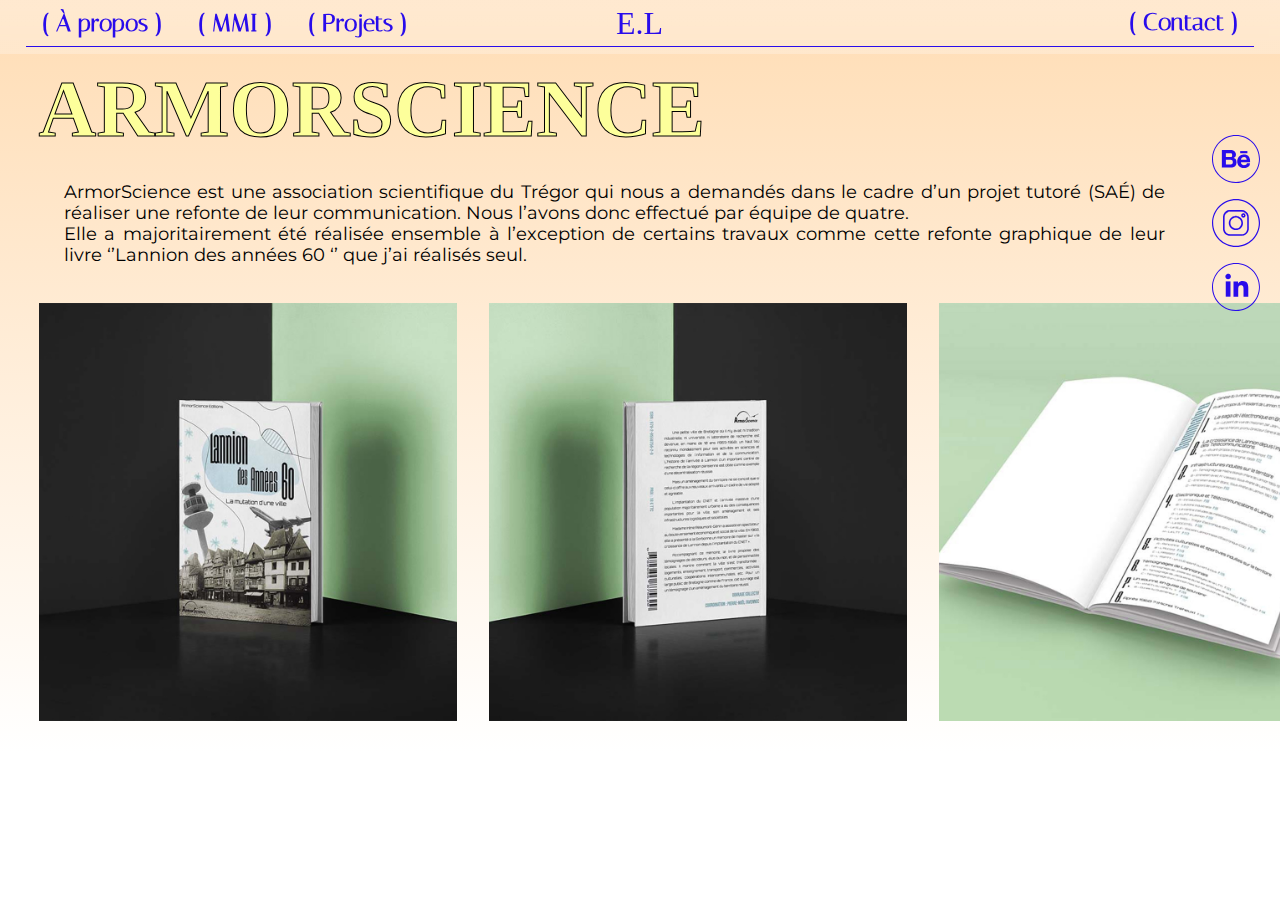
<file: armorscience.html>
<!DOCTYPE html>
<html lang="en">
<head>
    <meta charset="UTF-8">
    <meta http-equiv="X-UA-Compatible" content="IE=edge">
    <meta name="viewport" content="width=device-width, initial-scale=1.0">
    <title>Ewen Larreur - Portfolio</title>
    <link rel="stylesheet" href="style_unbroadcasted.css" />
    <link rel="icon" href="favicon/favicon.ico" />
    <link rel="preconnect" href="https://fonts.googleapis.com">
    <link rel="preconnect" href="https://fonts.gstatic.com" crossorigin>
    <link href="https://fonts.googleapis.com/css2?family=Italiana&display=swap" rel="stylesheet">
    <link rel="preconnect" href="https://fonts.googleapis.com">
    <link rel="preconnect" href="https://fonts.gstatic.com" crossorigin>
    <link href="https://fonts.googleapis.com/css2?family=Red+Hat+Display:wght@300&family=Roboto+Flex:opsz,wght@8..144,100;8..144,200;8..144,400&family=Saira+Condensed:wght@500&display=swap" rel="stylesheet">
    <link rel="preconnect" href="https://fonts.googleapis.com">
    <link rel="preconnect" href="https://fonts.gstatic.com" crossorigin>
    <link href="https://fonts.googleapis.com/css2?family=Montserrat:wght@100;200;300;400;500;600;700;800;900&display=swap" rel="stylesheet">
</head>
<body>
    <div class="header">
        <ul class="navbar">
            <div class="acces">
                <li><a href="index.html#apropos">( À propos )</a></li>
                <li><a href="index.html#MMI">( MMI )</a></li>
                <li><a href="index.html#projets">( Projets )</a></li>
            </div>
            <div class="retacc">
                <li><a href="index.html">E.L</a></li>
            </div>
            <div class="acces">
                <li><a href="index.html#contact">( Contact )</a></li>
            </div>
          </ul>
    </div>

    <div class="reseaux">
        <a href="https://www.behance.net/blower" class="behance">
            <img src="icon/behance 1.svg" alt="behance_logo">
        </a>
        <a href="https://www.instagram.com/ewenlarreur/?hl=fr" class="instagram">
            <img src="icon/instagram 1.svg" alt="instagram_logo">
        </a>
        <a href="https://www.linkedin.com/in/ewen-larreur-9a3a80206/" class="linkedin">
            <img src="icon/linkedin 1.svg" alt="linkedin_logo">
        </a>
    </div>
    
    <div id="boutonacc" class="lineaire-simple">
        <h1>ARMORSCIENCE</h1>
        <p>ArmorScience est une association scientifique du Trégor qui nous a demandés dans le cadre d’un projet tutoré (SAÉ) de réaliser une refonte de leur communication. Nous l’avons donc effectué par équipe de quatre.<br>
            Elle a majoritairement été réalisée ensemble à l’exception de certains travaux comme cette refonte graphique de leur livre ‘’Lannion des années 60 ‘’ que j’ai réalisés seul.
            
            </p>
            <section class="carousel">
        <ul class="carousel-items">
            <li class="carousel-item">
                <img src="image annexe/Armorscience/1ère de couv.jpg" alt="1èrecouv">
            </li>
            <li class="carousel-item">
                <img src="image annexe/Armorscience/4ème de couv.jpg" alt="4èmecouv">
            </li>
            <li class="carousel-item">
                <img src="image annexe/Armorscience/sommaire.jpg" alt="sommaire">
            </li >
            <li class="carousel-item">
                <img src="image annexe/Armorscience/page de garde.jpg" alt="page de garde">
            </li>
            <li class="carousel-item">
                <img src="image annexe/Armorscience/int.jpg" alt="intérieur">
            </li>
        </ul>
    </section>
    </div>
    
</body>
</html>
</file>
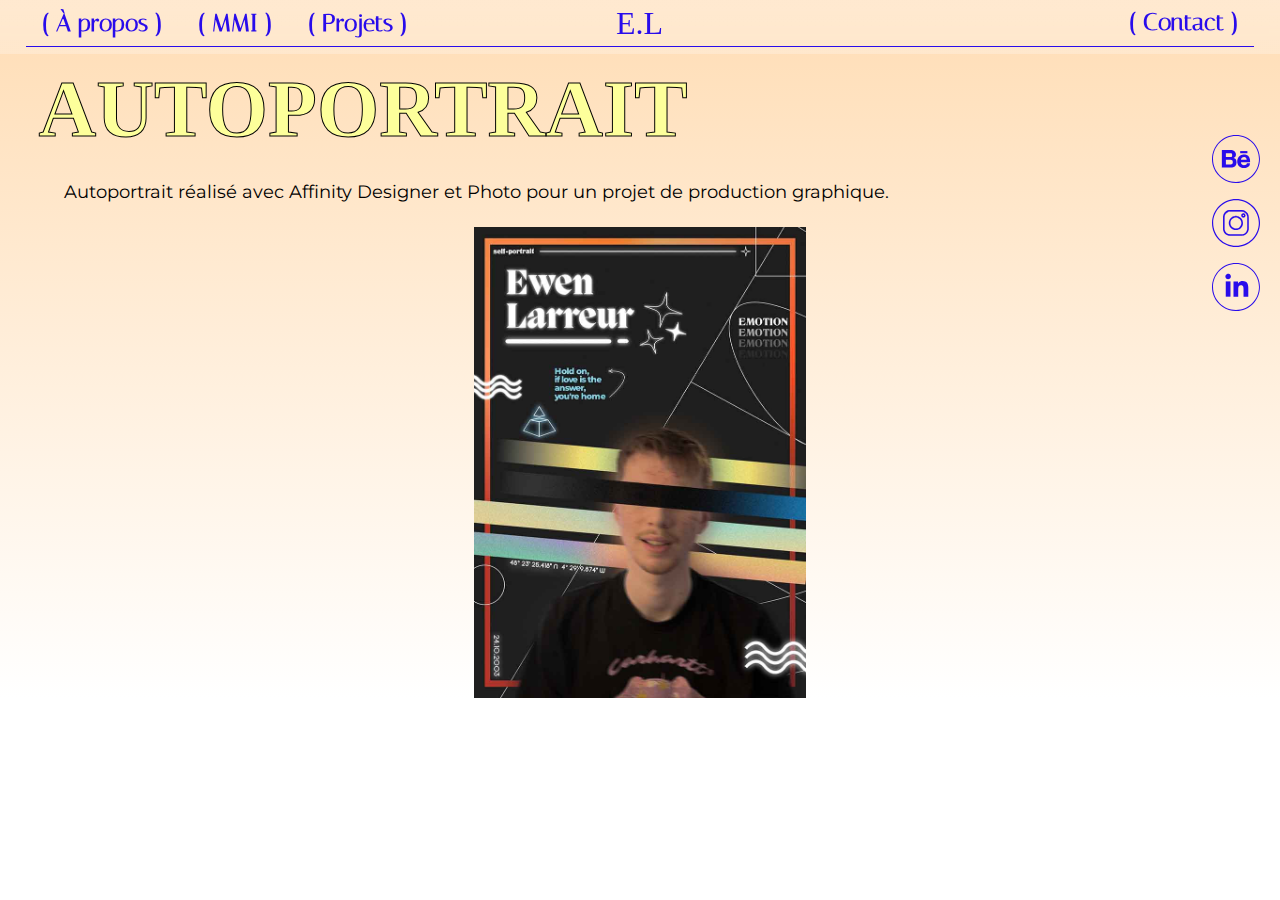
<file: autoportrait.html>
<!DOCTYPE html>
<html lang="en">
<head>
    <meta charset="UTF-8">
    <meta http-equiv="X-UA-Compatible" content="IE=edge">
    <meta name="viewport" content="width=device-width, initial-scale=1.0">
    <title>Ewen Larreur - Portfolio</title>
    <link rel="stylesheet" href="style_autoportrait.css" />
    <link rel="icon" href="favicon/favicon.ico" />
    <link rel="preconnect" href="https://fonts.googleapis.com">
    <link rel="preconnect" href="https://fonts.gstatic.com" crossorigin>
    <link href="https://fonts.googleapis.com/css2?family=Italiana&display=swap" rel="stylesheet">
    <link rel="preconnect" href="https://fonts.googleapis.com">
    <link rel="preconnect" href="https://fonts.gstatic.com" crossorigin>
    <link href="https://fonts.googleapis.com/css2?family=Red+Hat+Display:wght@300&family=Roboto+Flex:opsz,wght@8..144,100;8..144,200;8..144,400&family=Saira+Condensed:wght@500&display=swap" rel="stylesheet">
    <link rel="preconnect" href="https://fonts.googleapis.com">
    <link rel="preconnect" href="https://fonts.gstatic.com" crossorigin>
    <link href="https://fonts.googleapis.com/css2?family=Montserrat:wght@100;200;300;400;500;600;700;800;900&display=swap" rel="stylesheet">
</head>
<body>
    <div class="header">
        <ul class="navbar">
            <div class="acces">
                <li><a href="index.html#apropos">( À propos )</a></li>
                <li><a href="index.html#MMI">( MMI )</a></li>
                <li><a href="index.html#projets">( Projets )</a></li>
            </div>
            <div class="retacc">
                <li><a href="index.html">E.L</a></li>
            </div>
            <div class="acces">
                <li><a href="index.html#contact">( Contact )</a></li>
            </div>
          </ul>
    </div>

    <div class="reseaux">
        <a href="https://www.behance.net/blower" class="behance">
            <img src="icon/behance 1.svg" alt="behance_logo">
        </a>
        <a href="https://www.instagram.com/ewenlarreur/?hl=fr" class="instagram">
            <img src="icon/instagram 1.svg" alt="instagram_logo">
        </a>
        <a href="https://www.linkedin.com/in/ewen-larreur-9a3a80206/" class="linkedin">
            <img src="icon/linkedin 1.svg" alt="linkedin_logo">
        </a>
    </div>
    
    <div id="boutonacc" class="lineaire-simple">
        <h1>AUTOPORTRAIT</h1>
        <p>Autoportrait réalisé avec Affinity Designer et Photo pour un projet de production graphique.
            </p>
        <img src="image annexe/Autoportrait/Autoportrait-Ewen_Larreur.jpg" alt="autoportrait">
    </div>
    
</body>
</html>
</file>
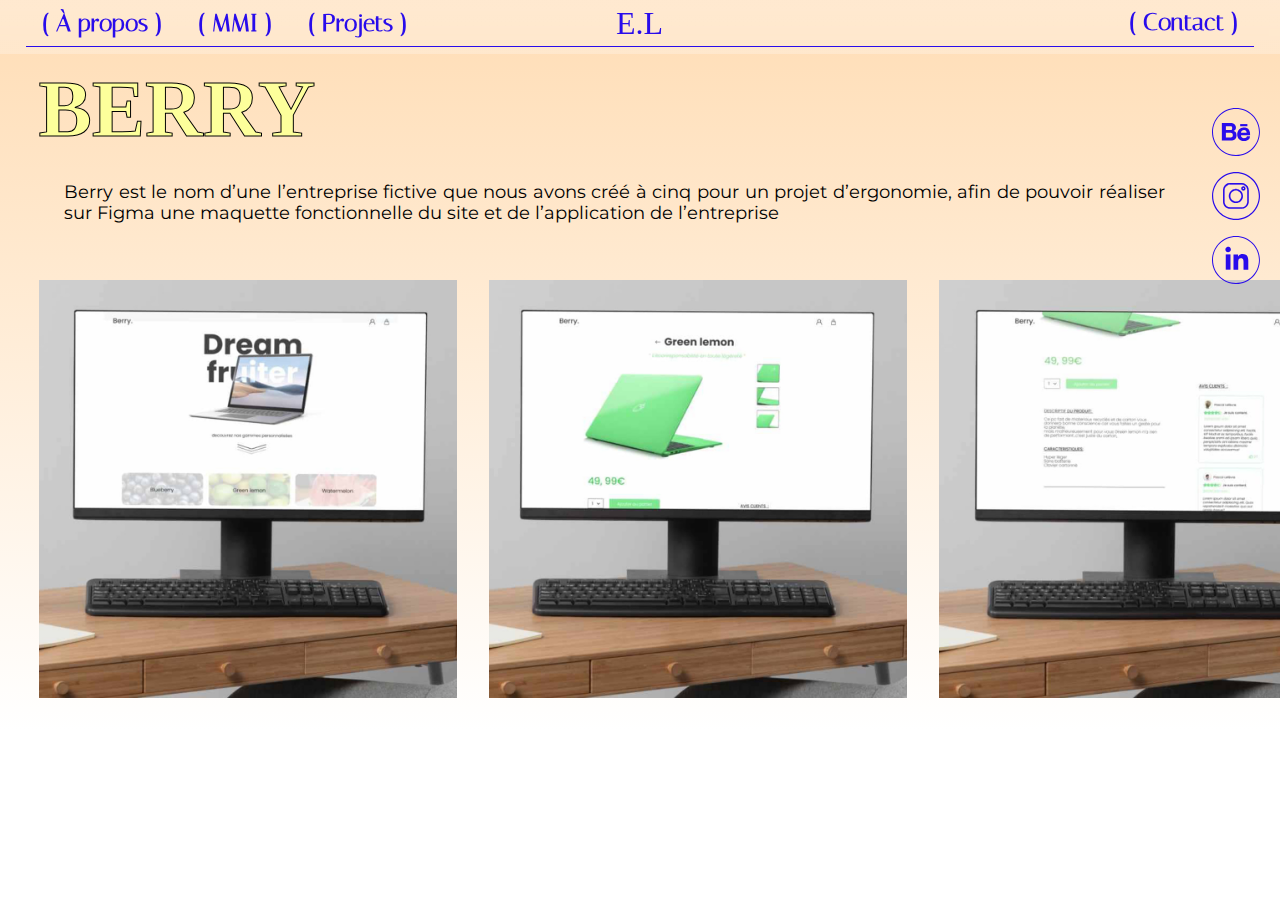
<file: berry.html>
<!DOCTYPE html>
<html lang="en">
<head>
    <meta charset="UTF-8">
    <meta http-equiv="X-UA-Compatible" content="IE=edge">
    <meta name="viewport" content="width=device-width, initial-scale=1.0">
    <title>Ewen Larreur - Portfolio</title>
    <link rel="stylesheet" href="style_berry.css" />
    <link rel="icon" href="favicon/favicon.ico" />
    <link rel="preconnect" href="https://fonts.googleapis.com">
    <link rel="preconnect" href="https://fonts.gstatic.com" crossorigin>
    <link href="https://fonts.googleapis.com/css2?family=Italiana&display=swap" rel="stylesheet">
    <link rel="preconnect" href="https://fonts.googleapis.com">
    <link rel="preconnect" href="https://fonts.gstatic.com" crossorigin>
    <link href="https://fonts.googleapis.com/css2?family=Red+Hat+Display:wght@300&family=Roboto+Flex:opsz,wght@8..144,100;8..144,200;8..144,400&family=Saira+Condensed:wght@500&display=swap" rel="stylesheet">
    <link rel="preconnect" href="https://fonts.googleapis.com">
    <link rel="preconnect" href="https://fonts.gstatic.com" crossorigin>
    <link href="https://fonts.googleapis.com/css2?family=Montserrat:wght@100;200;300;400;500;600;700;800;900&display=swap" rel="stylesheet">
</head>
<body>
    <div class="header">
        <ul class="navbar">
            <div class="acces">
                <li><a href="index.html#apropos">( À propos )</a></li>
                <li><a href="index.html#MMI">( MMI )</a></li>
                <li><a href="index.html#projets">( Projets )</a></li>
            </div>
            <div class="retacc">
                <li><a href="index.html">E.L</a></li>
            </div>
            <div class="acces">
                <li><a href="index.html#contact">( Contact )</a></li>
            </div>
          </ul>
    </div>

    <div class="reseaux">
        <a href="https://www.behance.net/blower" class="behance">
            <img src="icon/behance 1.svg" alt="behance_logo">
        </a>
        <a href="https://www.instagram.com/ewenlarreur/?hl=fr" class="instagram">
            <img src="icon/instagram 1.svg" alt="instagram_logo">
        </a>
        <a href="https://www.linkedin.com/in/ewen-larreur-9a3a80206/" class="linkedin">
            <img src="icon/linkedin 1.svg" alt="linkedin_logo">
        </a>
    </div>
    
    <div id="boutonacc" class="lineaire-simple">
        <h1>BERRY</h1>
        <p>Berry est le nom d’une l’entreprise fictive que nous avons créé à cinq pour un projet d’ergonomie, afin de pouvoir réaliser sur Figma une maquette fonctionnelle du site et de l’application de l’entreprise
            </p>
            <section class="carousel">
        <ul class="carousel-items">
            <li class="carousel-item">
                <img src="image annexe/Berry/PC_berry1.jpg" alt="berry_pc1">
            </li>
            <li class="carousel-item">
                <img src="image annexe/Berry/PC_berry2.jpg" alt="berry_pc2">
            </li>
            <li class="carousel-item">
                <img src="image annexe/Berry/PC_berry3.jpg" alt="berry_pc3">
            </li >
            <li class="carousel-item">
                <img src="image annexe/Berry/PC_berry4.jpg" alt="berry_pc4">
            </li>
            <li class="carousel-item">
                <img src="image annexe/Berry/phone_berry1.jpg" alt="berry_telephone1">
            </li>
            <li class="carousel-item">
                <img src="image annexe/Berry/phone_berry2.jpg" alt="berry_telephone2">
            </li>
        </ul>
    </section>
    </div>
    
</body>
</html>
</file>
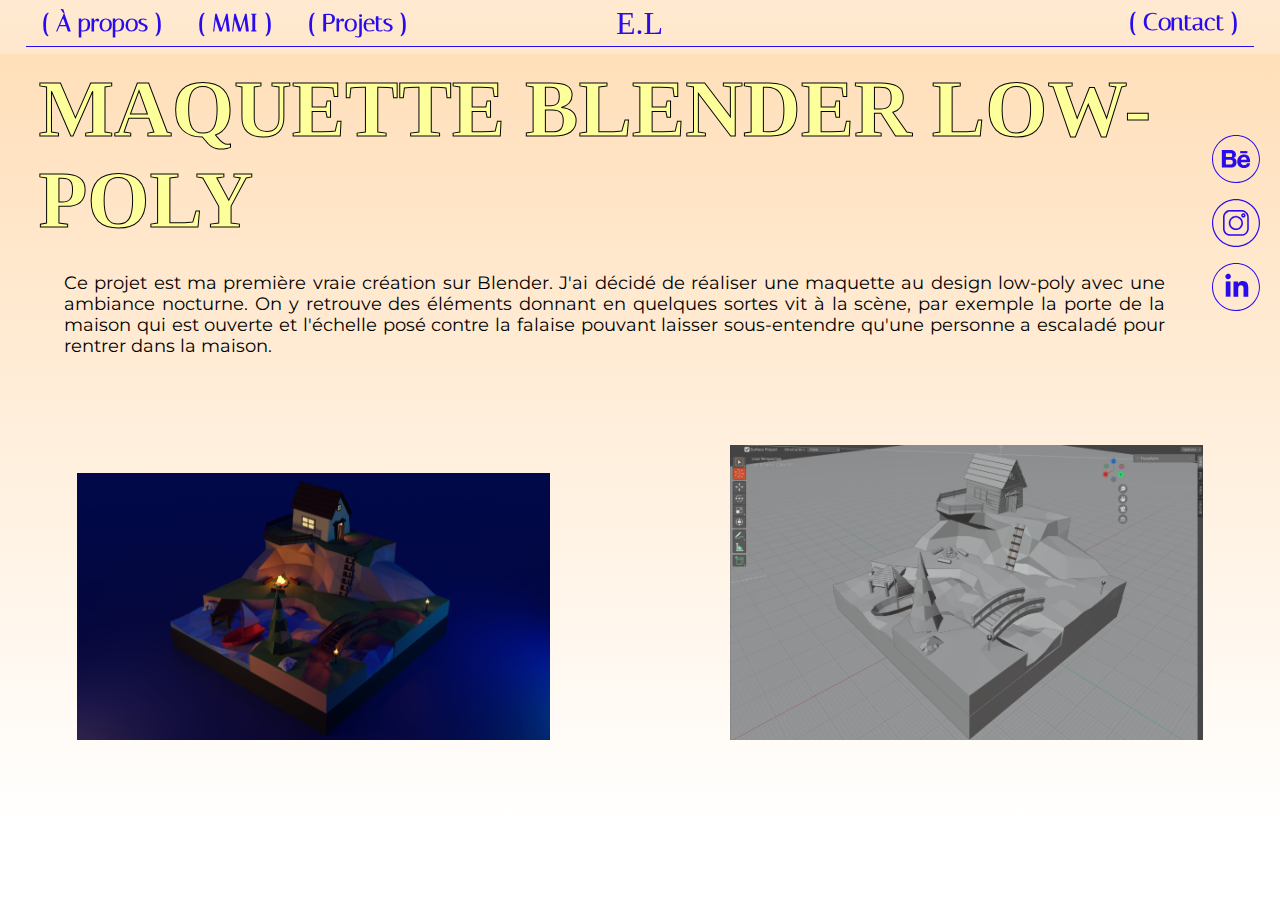
<file: blender_low-poly.html>
<!DOCTYPE html>
<html lang="en">
<head>
    <meta charset="UTF-8">
    <meta http-equiv="X-UA-Compatible" content="IE=edge">
    <meta name="viewport" content="width=device-width, initial-scale=1.0">
    <title>Ewen Larreur - Portfolio</title>
    <link rel="stylesheet" href="style_blender_low-poly.css" />
    <link rel="icon" href="favicon/favicon.ico" />
    <link rel="preconnect" href="https://fonts.googleapis.com">
    <link rel="preconnect" href="https://fonts.gstatic.com" crossorigin>
    <link href="https://fonts.googleapis.com/css2?family=Italiana&display=swap" rel="stylesheet">
    <link rel="preconnect" href="https://fonts.googleapis.com">
    <link rel="preconnect" href="https://fonts.gstatic.com" crossorigin>
    <link href="https://fonts.googleapis.com/css2?family=Red+Hat+Display:wght@300&family=Roboto+Flex:opsz,wght@8..144,100;8..144,200;8..144,400&family=Saira+Condensed:wght@500&display=swap" rel="stylesheet">
    <link rel="preconnect" href="https://fonts.googleapis.com">
    <link rel="preconnect" href="https://fonts.gstatic.com" crossorigin>
    <link href="https://fonts.googleapis.com/css2?family=Montserrat:wght@100;200;300;400;500;600;700;800;900&display=swap" rel="stylesheet">
</head>
<body>
    <div class="header">
        <ul class="navbar">
            <div class="acces">
                <li><a href="index.html#apropos">( À propos )</a></li>
                <li><a href="index.html#MMI">( MMI )</a></li>
                <li><a href="index.html#projets">( Projets )</a></li>
            </div>
            <div class="retacc">
                <li><a href="index.html">E.L</a></li>
            </div>
            <div class="acces">
                <li><a href="index.html#contact">( Contact )</a></li>
            </div>
          </ul>
    </div>

    <div class="reseaux">
        <a href="https://www.behance.net/blower" class="behance">
            <img src="icon/behance 1.svg" alt="behance_logo">
        </a>
        <a href="https://www.instagram.com/ewenlarreur/?hl=fr" class="instagram">
            <img src="icon/instagram 1.svg" alt="instagram_logo">
        </a>
        <a href="https://www.linkedin.com/in/ewen-larreur-9a3a80206/" class="linkedin">
            <img src="icon/linkedin 1.svg" alt="linkedin_logo">
        </a>
    </div>
    
    <div id="boutonacc" class="lineaire-simple">
        <h1>MAQUETTE BLENDER LOW-POLY</h1>
        <p>Ce projet est ma première vraie création sur Blender. J'ai décidé de réaliser une maquette au design low-poly avec une ambiance nocturne. On y retrouve des éléments donnant en quelques sortes vit à la scène, par exemple la porte de la maison qui est ouverte et l'échelle posé contre la falaise pouvant laisser sous-entendre qu'une personne a escaladé pour rentrer dans la maison.
            </p>
            
        <div id="image_blender_low-poly">
            
                <img src="image annexe/Blender_low-poly/render.jpg" alt="render blender">
           
                <img src="image annexe/Blender_low-poly/blender_low.png" alt="maquette sans texture">
            
        </div>
    
    </div>
    
</body>
</html>
</file>
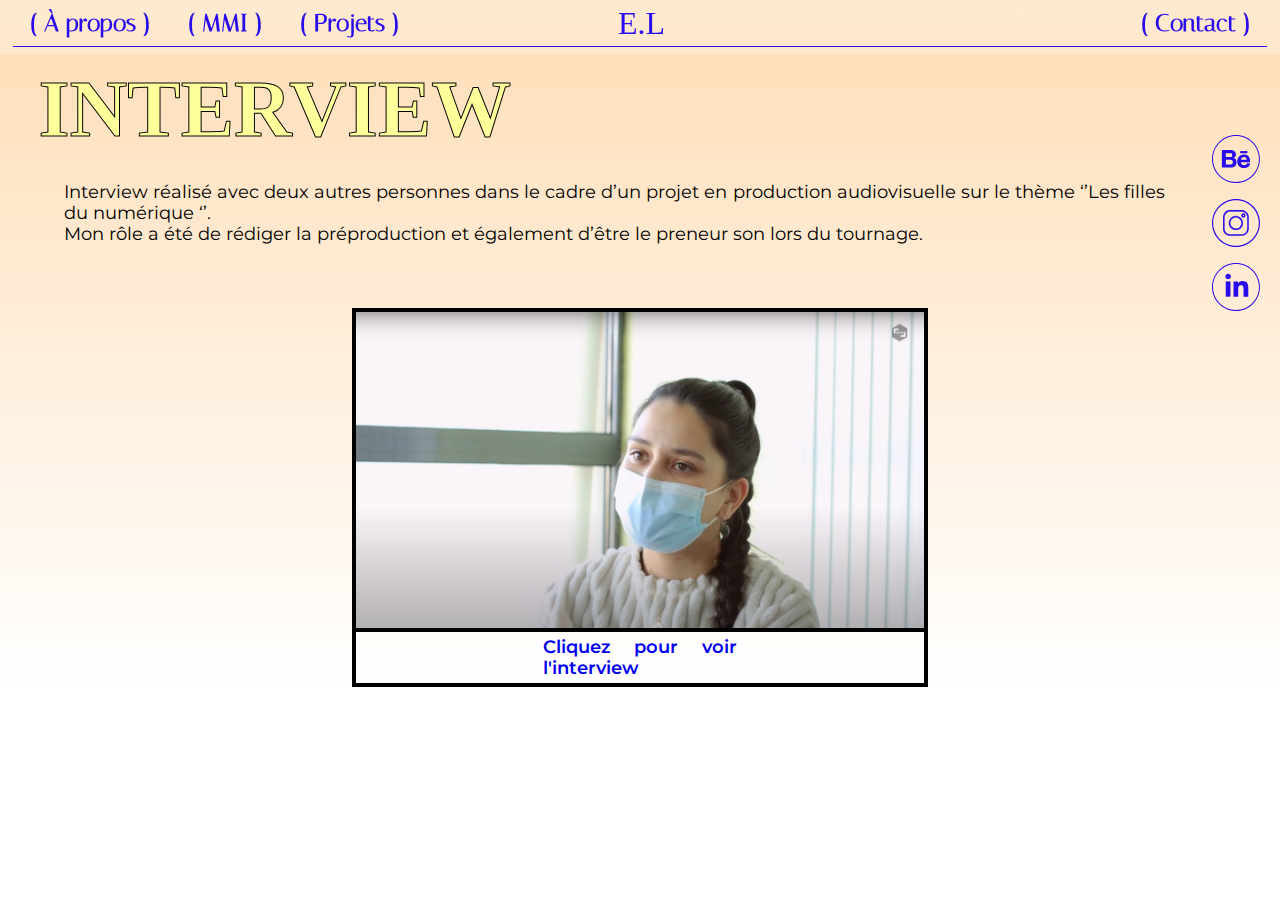
<file: interview.html>
<!DOCTYPE html>
<html lang="en">
<head>
    <meta charset="UTF-8">
    <meta http-equiv="X-UA-Compatible" content="IE=edge">
    <meta name="viewport" content="width=device-width, initial-scale=1.0">
    <title>Ewen Larreur - Portfolio</title>
    <link rel="stylesheet" href="style_interview.css" />
    <link rel="icon" href="favicon/favicon.ico" />
    <link rel="preconnect" href="https://fonts.googleapis.com">
    <link rel="preconnect" href="https://fonts.gstatic.com" crossorigin>
    <link href="https://fonts.googleapis.com/css2?family=Italiana&display=swap" rel="stylesheet">
    <link rel="preconnect" href="https://fonts.googleapis.com">
    <link rel="preconnect" href="https://fonts.gstatic.com" crossorigin>
    <link href="https://fonts.googleapis.com/css2?family=Red+Hat+Display:wght@300&family=Roboto+Flex:opsz,wght@8..144,100;8..144,200;8..144,400&family=Saira+Condensed:wght@500&display=swap" rel="stylesheet">
    <link rel="preconnect" href="https://fonts.googleapis.com">
    <link rel="preconnect" href="https://fonts.gstatic.com" crossorigin>
    <link href="https://fonts.googleapis.com/css2?family=Montserrat:wght@100;200;300;400;500;600;700;800;900&display=swap" rel="stylesheet">
</head>
<body>
    <div class="header">
        <ul class="navbar">
            <div class="acces">
                <li><a href="index.html#apropos">( À propos )</a></li>
                <li><a href="index.html#MMI">( MMI )</a></li>
                <li><a href="index.html#projets">( Projets )</a></li>
            </div>
            <div class="retacc">
                <li><a href="index.html">E.L</a></li>
            </div>
            <div class="acces">
                <li><a href="index.html#contact">( Contact )</a></li>
            </div>
          </ul>
    </div>

    <div class="reseaux">
        <a href="https://www.behance.net/blower" class="behance">
            <img src="icon/behance 1.svg" alt="behance_logo">
        </a>
        <a href="https://www.instagram.com/ewenlarreur/?hl=fr" class="instagram">
            <img src="icon/instagram 1.svg" alt="instagram_logo">
        </a>
        <a href="https://www.linkedin.com/in/ewen-larreur-9a3a80206/" class="linkedin">
            <img src="icon/linkedin 1.svg" alt="linkedin_logo">
        </a>
    </div>
    
    <div id="boutonacc" class="lineaire-simple">
        <h1>INTERVIEW</h1>
        <p>Interview réalisé avec deux autres personnes dans le cadre d’un projet en production audiovisuelle sur le thème ‘’Les filles du numérique ‘’. <br>
            Mon rôle a été de rédiger la préproduction et également d’être le preneur son lors du tournage.
            </p>
        <div class="lien">
            <a href="https://youtu.be/vLhpn5U3S0A">
            <img src="image annexe/Interview/capture.jpg" alt="interview">
            <p>Cliquez pour voir l'interview</p>
            </a>
        </div>
    </div>
    
</body>
</html>
</file>
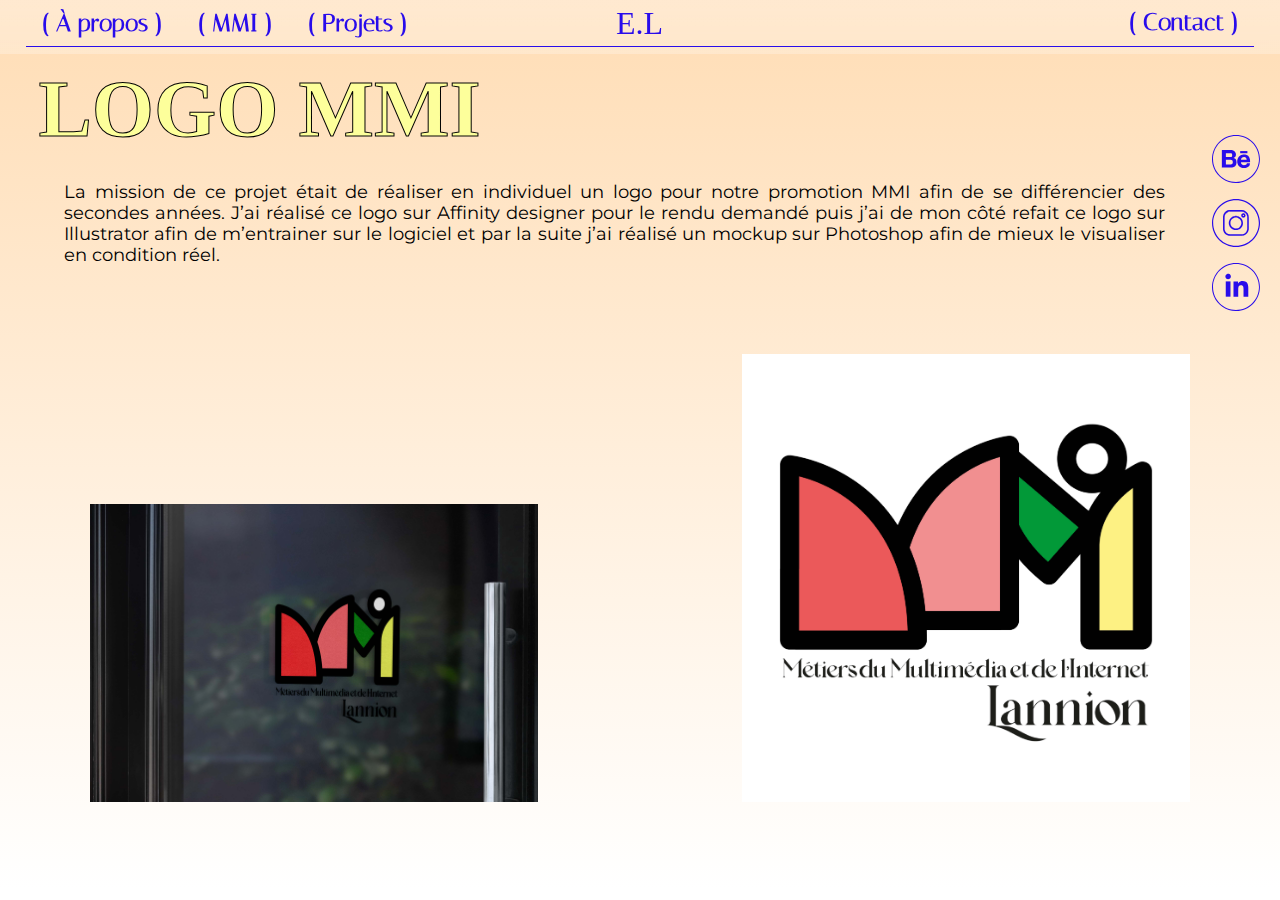
<file: logo_mmi.html>
<!DOCTYPE html>
<html lang="en">
<head>
    <meta charset="UTF-8">
    <meta http-equiv="X-UA-Compatible" content="IE=edge">
    <meta name="viewport" content="width=device-width, initial-scale=1.0">
    <title>Ewen Larreur - Portfolio</title>
    <link rel="stylesheet" href="style_logo_mmi.css" />
    <link rel="icon" href="favicon/favicon.ico" />
    <link rel="preconnect" href="https://fonts.googleapis.com">
    <link rel="preconnect" href="https://fonts.gstatic.com" crossorigin>
    <link href="https://fonts.googleapis.com/css2?family=Italiana&display=swap" rel="stylesheet">
    <link rel="preconnect" href="https://fonts.googleapis.com">
    <link rel="preconnect" href="https://fonts.gstatic.com" crossorigin>
    <link href="https://fonts.googleapis.com/css2?family=Red+Hat+Display:wght@300&family=Roboto+Flex:opsz,wght@8..144,100;8..144,200;8..144,400&family=Saira+Condensed:wght@500&display=swap" rel="stylesheet">
    <link rel="preconnect" href="https://fonts.googleapis.com">
    <link rel="preconnect" href="https://fonts.gstatic.com" crossorigin>
    <link href="https://fonts.googleapis.com/css2?family=Montserrat:wght@100;200;300;400;500;600;700;800;900&display=swap" rel="stylesheet">
</head>
<body>
    <div class="header">
        <ul class="navbar">
            <div class="acces">
                <li><a href="index.html#apropos">( À propos )</a></li>
                <li><a href="index.html#MMI">( MMI )</a></li>
                <li><a href="index.html#projets">( Projets )</a></li>
            </div>
            <div class="retacc">
                <li><a href="index.html">E.L</a></li>
            </div>
            <div class="acces">
                <li><a href="index.html#contact">( Contact )</a></li>
            </div>
          </ul>
    </div>

    <div class="reseaux">
        <a href="https://www.behance.net/blower" class="behance">
            <img src="icon/behance 1.svg" alt="behance_logo">
        </a>
        <a href="https://www.instagram.com/ewenlarreur/?hl=fr" class="instagram">
            <img src="icon/instagram 1.svg" alt="instagram_logo">
        </a>
        <a href="https://www.linkedin.com/in/ewen-larreur-9a3a80206/" class="linkedin">
            <img src="icon/linkedin 1.svg" alt="linkedin_logo">
        </a>
    </div>
    
    <div id="boutonacc" class="lineaire-simple">
        <h1>LOGO MMI</h1>
        <p>La mission de ce projet était de réaliser en individuel un logo pour notre promotion MMI afin de se différencier des secondes années. J’ai réalisé ce logo sur Affinity designer pour le rendu demandé puis j’ai de mon côté refait ce logo sur Illustrator afin de m’entrainer sur le logiciel et par la suite j’ai réalisé un mockup sur Photoshop afin de mieux le visualiser en condition réel.
            </p>
            
        <div id="image_sil">
            
                <img src="image annexe/Logo_MMI/mockup_mmi.jpg" alt="mockup_logo">
           
                <img src="image annexe/Logo_MMI/Logo_MMI-Ewen.jpg" alt="logo_mmi">
            
        </div>
    
    </div>
    
</body>
</html>
</file>
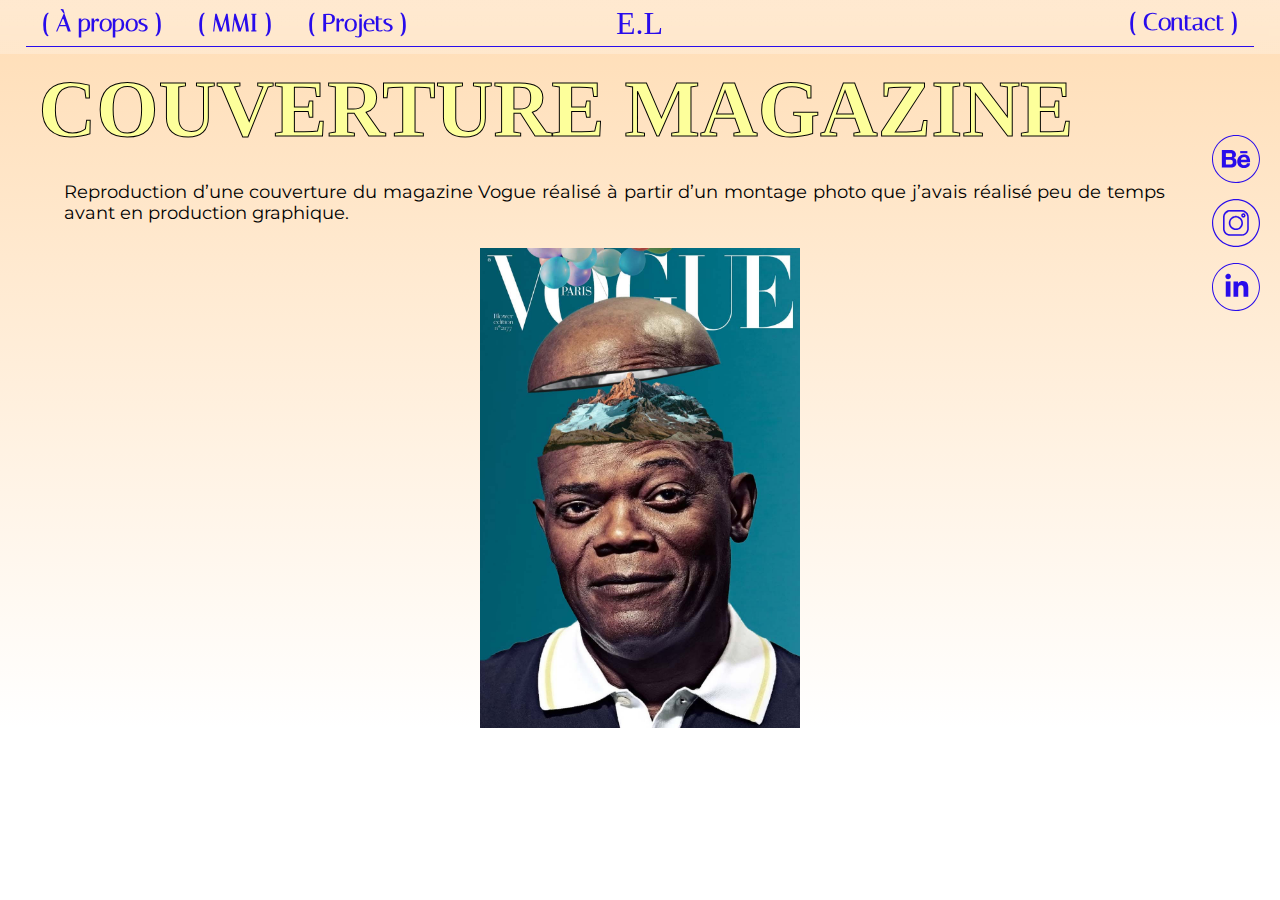
<file: magazine.html>
<!DOCTYPE html>
<html lang="en">
<head>
    <meta charset="UTF-8">
    <meta http-equiv="X-UA-Compatible" content="IE=edge">
    <meta name="viewport" content="width=device-width, initial-scale=1.0">
    <title>Ewen Larreur - Portfolio</title>
    <link rel="stylesheet" href="style_magazine.css" />
    <link rel="icon" href="favicon/favicon.ico" />
    <link rel="preconnect" href="https://fonts.googleapis.com">
    <link rel="preconnect" href="https://fonts.gstatic.com" crossorigin>
    <link href="https://fonts.googleapis.com/css2?family=Italiana&display=swap" rel="stylesheet">
    <link rel="preconnect" href="https://fonts.googleapis.com">
    <link rel="preconnect" href="https://fonts.gstatic.com" crossorigin>
    <link href="https://fonts.googleapis.com/css2?family=Red+Hat+Display:wght@300&family=Roboto+Flex:opsz,wght@8..144,100;8..144,200;8..144,400&family=Saira+Condensed:wght@500&display=swap" rel="stylesheet">
    <link rel="preconnect" href="https://fonts.googleapis.com">
    <link rel="preconnect" href="https://fonts.gstatic.com" crossorigin>
    <link href="https://fonts.googleapis.com/css2?family=Montserrat:wght@100;200;300;400;500;600;700;800;900&display=swap" rel="stylesheet">
</head>
<body>
    <div class="header">
        <ul class="navbar">
            <div class="acces">
                <li><a href="index.html#apropos">( À propos )</a></li>
                <li><a href="index.html#MMI">( MMI )</a></li>
                <li><a href="index.html#projets">( Projets )</a></li>
            </div>
            <div class="retacc">
                <li><a href="index.html">E.L</a></li>
            </div>
            <div class="acces">
                <li><a href="index.html#contact">( Contact )</a></li>
            </div>
          </ul>
    </div>

    <div class="reseaux">
        <a href="https://www.behance.net/blower" class="behance">
            <img src="icon/behance 1.svg" alt="behance_logo">
        </a>
        <a href="https://www.instagram.com/ewenlarreur/?hl=fr" class="instagram">
            <img src="icon/instagram 1.svg" alt="instagram_logo">
        </a>
        <a href="https://www.linkedin.com/in/ewen-larreur-9a3a80206/" class="linkedin">
            <img src="icon/linkedin 1.svg" alt="linkedin_logo">
        </a>
    </div>
    
    <div id="boutonacc" class="lineaire-simple">
        <h1>COUVERTURE MAGAZINE</h1>
        <p>Reproduction d’une couverture du magazine Vogue réalisé à partir d’un montage photo que j’avais réalisé peu de temps avant en production graphique.
            </p>
        <img src="image annexe/Vogue/cover_vogue.jpg" alt="couverture magazine">
    </div>
    
</body>
</html>
</file>
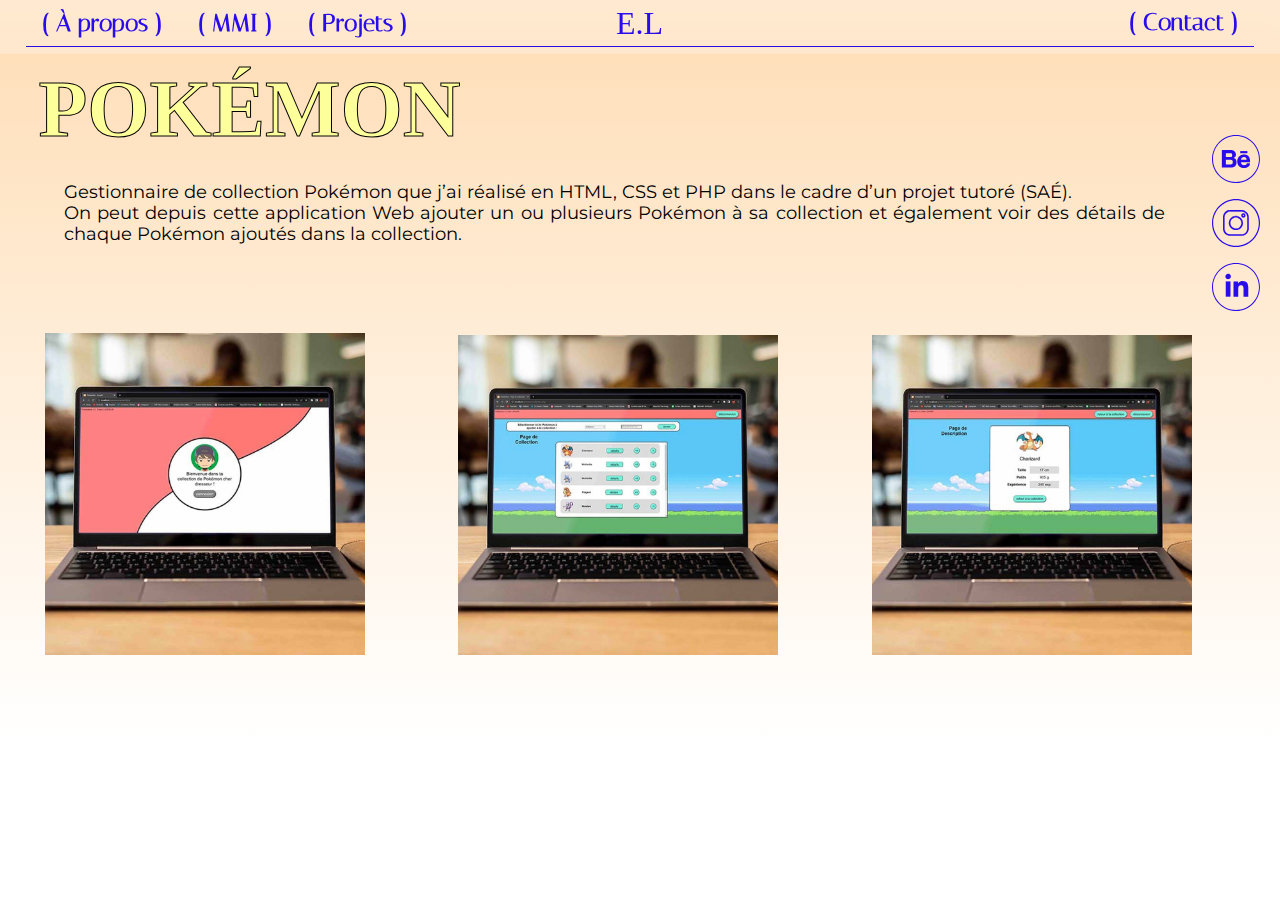
<file: pokemon.html>
<!DOCTYPE html>
<html lang="en">
<head>
    <meta charset="UTF-8">
    <meta http-equiv="X-UA-Compatible" content="IE=edge">
    <meta name="viewport" content="width=device-width, initial-scale=1.0">
    <title>Ewen Larreur - Portfolio</title>
    <link rel="stylesheet" href="style_pokemon.css" />
    <link rel="icon" href="favicon/favicon.ico" />
    <link rel="preconnect" href="https://fonts.googleapis.com">
    <link rel="preconnect" href="https://fonts.gstatic.com" crossorigin>
    <link href="https://fonts.googleapis.com/css2?family=Italiana&display=swap" rel="stylesheet">
    <link rel="preconnect" href="https://fonts.googleapis.com">
    <link rel="preconnect" href="https://fonts.gstatic.com" crossorigin>
    <link href="https://fonts.googleapis.com/css2?family=Red+Hat+Display:wght@300&family=Roboto+Flex:opsz,wght@8..144,100;8..144,200;8..144,400&family=Saira+Condensed:wght@500&display=swap" rel="stylesheet">
    <link rel="preconnect" href="https://fonts.googleapis.com">
    <link rel="preconnect" href="https://fonts.gstatic.com" crossorigin>
    <link href="https://fonts.googleapis.com/css2?family=Montserrat:wght@100;200;300;400;500;600;700;800;900&display=swap" rel="stylesheet">
</head>
<body>
    <div class="header">
        <ul class="navbar">
            <div class="acces">
                <li><a href="index.html#apropos">( À propos )</a></li>
                <li><a href="index.html#MMI">( MMI )</a></li>
                <li><a href="index.html#projets">( Projets )</a></li>
            </div>
            <div class="retacc">
                <li><a href="index.html">E.L</a></li>
            </div>
            <div class="acces">
                <li><a href="index.html#contact">( Contact )</a></li>
            </div>
          </ul>
    </div>

    <div class="reseaux">
        <a href="https://www.behance.net/blower" class="behance">
            <img src="icon/behance 1.svg" alt="behance_logo">
        </a>
        <a href="https://www.instagram.com/ewenlarreur/?hl=fr" class="instagram">
            <img src="icon/instagram 1.svg" alt="instagram_logo">
        </a>
        <a href="https://www.linkedin.com/in/ewen-larreur-9a3a80206/" class="linkedin">
            <img src="icon/linkedin 1.svg" alt="linkedin_logo">
        </a>
    </div>
    
    <div id="boutonacc" class="lineaire-simple">
        <h1>POKÉMON</h1>
        <p>Gestionnaire de collection Pokémon que j’ai réalisé en HTML, CSS et PHP dans le cadre d’un projet tutoré (SAÉ).<br>
            On peut depuis cette application Web ajouter un ou plusieurs Pokémon à sa collection et également voir des détails de chaque Pokémon ajoutés dans la collection.
        </p>
        <div id="image_poke">
            <img src="image annexe/Pokémon/acceuil.jpg" alt="acceuil">
            <img src="image annexe/Pokémon/collec.jpg" alt="collection">
            <img src="image annexe/Pokémon/description.jpg" alt="description">
        </div>
    </div>
    
</body>
</html>
</file>
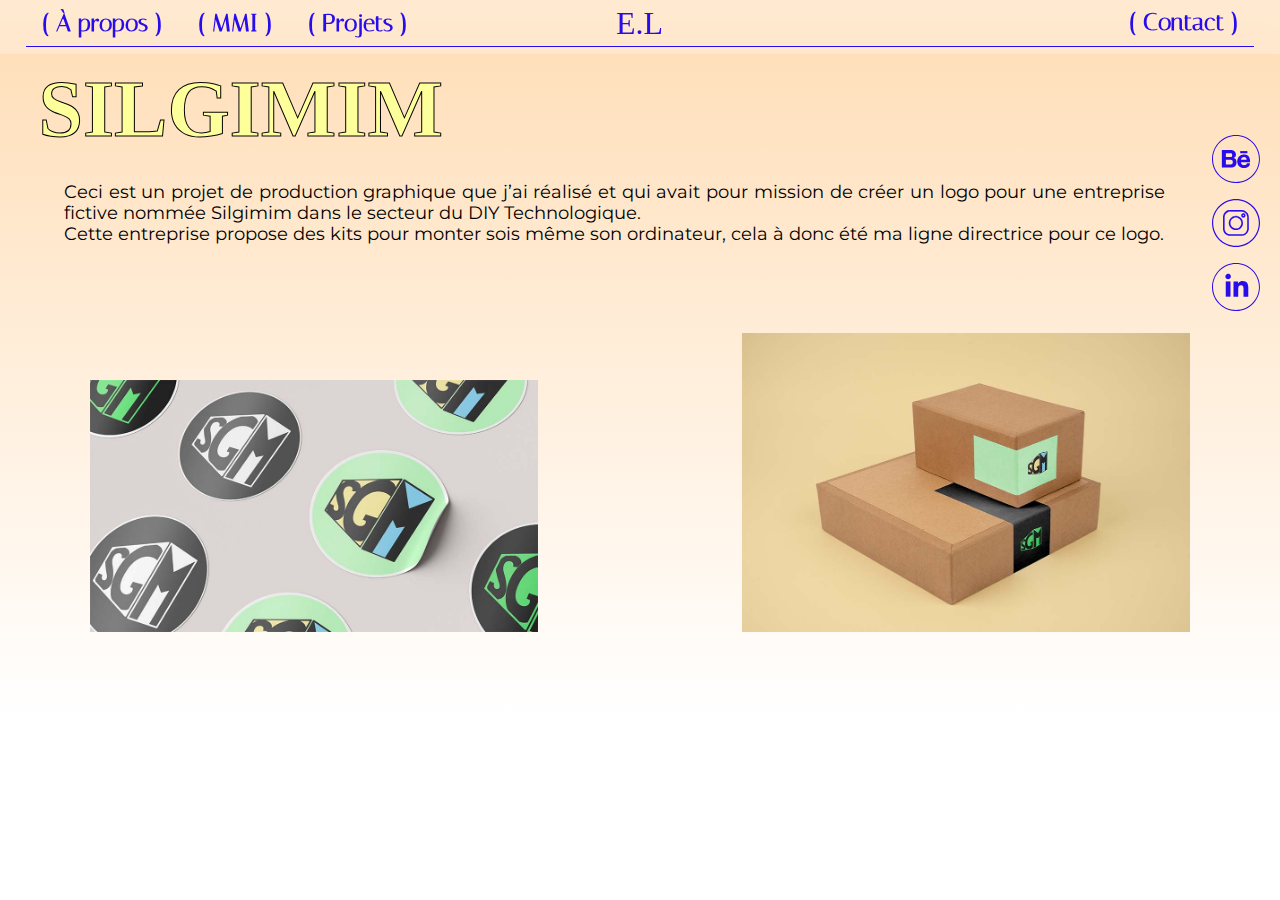
<file: silgimim.html>
<!DOCTYPE html>
<html lang="en">
<head>
    <meta charset="UTF-8">
    <meta http-equiv="X-UA-Compatible" content="IE=edge">
    <meta name="viewport" content="width=device-width, initial-scale=1.0">
    <title>Ewen Larreur - Portfolio</title>
    <link rel="stylesheet" href="style_silgimim.css" />
    <link rel="icon" href="favicon/favicon.ico" />
    <link rel="preconnect" href="https://fonts.googleapis.com">
    <link rel="preconnect" href="https://fonts.gstatic.com" crossorigin>
    <link href="https://fonts.googleapis.com/css2?family=Italiana&display=swap" rel="stylesheet">
    <link rel="preconnect" href="https://fonts.googleapis.com">
    <link rel="preconnect" href="https://fonts.gstatic.com" crossorigin>
    <link href="https://fonts.googleapis.com/css2?family=Red+Hat+Display:wght@300&family=Roboto+Flex:opsz,wght@8..144,100;8..144,200;8..144,400&family=Saira+Condensed:wght@500&display=swap" rel="stylesheet">
    <link rel="preconnect" href="https://fonts.googleapis.com">
    <link rel="preconnect" href="https://fonts.gstatic.com" crossorigin>
    <link href="https://fonts.googleapis.com/css2?family=Montserrat:wght@100;200;300;400;500;600;700;800;900&display=swap" rel="stylesheet">
</head>
<body>
    <div class="header">
        <ul class="navbar">
            <div class="acces">
                <li><a href="index.html#apropos">( À propos )</a></li>
                <li><a href="index.html#MMI">( MMI )</a></li>
                <li><a href="index.html#projets">( Projets )</a></li>
            </div>
            <div class="retacc">
                <li><a href="index.html">E.L</a></li>
            </div>
            <div class="acces">
                <li><a href="index.html#contact">( Contact )</a></li>
            </div>
          </ul>
    </div>

    <div class="reseaux">
        <a href="https://www.behance.net/blower" class="behance">
            <img src="icon/behance 1.svg" alt="behance_logo">
        </a>
        <a href="https://www.instagram.com/ewenlarreur/?hl=fr" class="instagram">
            <img src="icon/instagram 1.svg" alt="instagram_logo">
        </a>
        <a href="https://www.linkedin.com/in/ewen-larreur-9a3a80206/" class="linkedin">
            <img src="icon/linkedin 1.svg" alt="linkedin_logo">
        </a>
    </div>
    
    <div id="boutonacc" class="lineaire-simple">
        <h1>SILGIMIM</h1>
        <p>Ceci est un projet de production graphique que j’ai réalisé et qui avait pour mission de créer un logo pour une entreprise fictive nommée Silgimim dans le secteur du DIY Technologique.<br>
            Cette entreprise propose des kits pour monter sois même son ordinateur, cela à donc été ma ligne directrice pour ce logo.
            </p>
            
        <div id="image_sil">
            
                <img src="image annexe/Silgimim/stickers.jpg" alt="sickers_silgimim">
           
                <img src="image annexe/Silgimim/carton.jpg" alt="carton_silgimim">
            
        </div>
    
    </div>
    
</body>
</html>
</file>
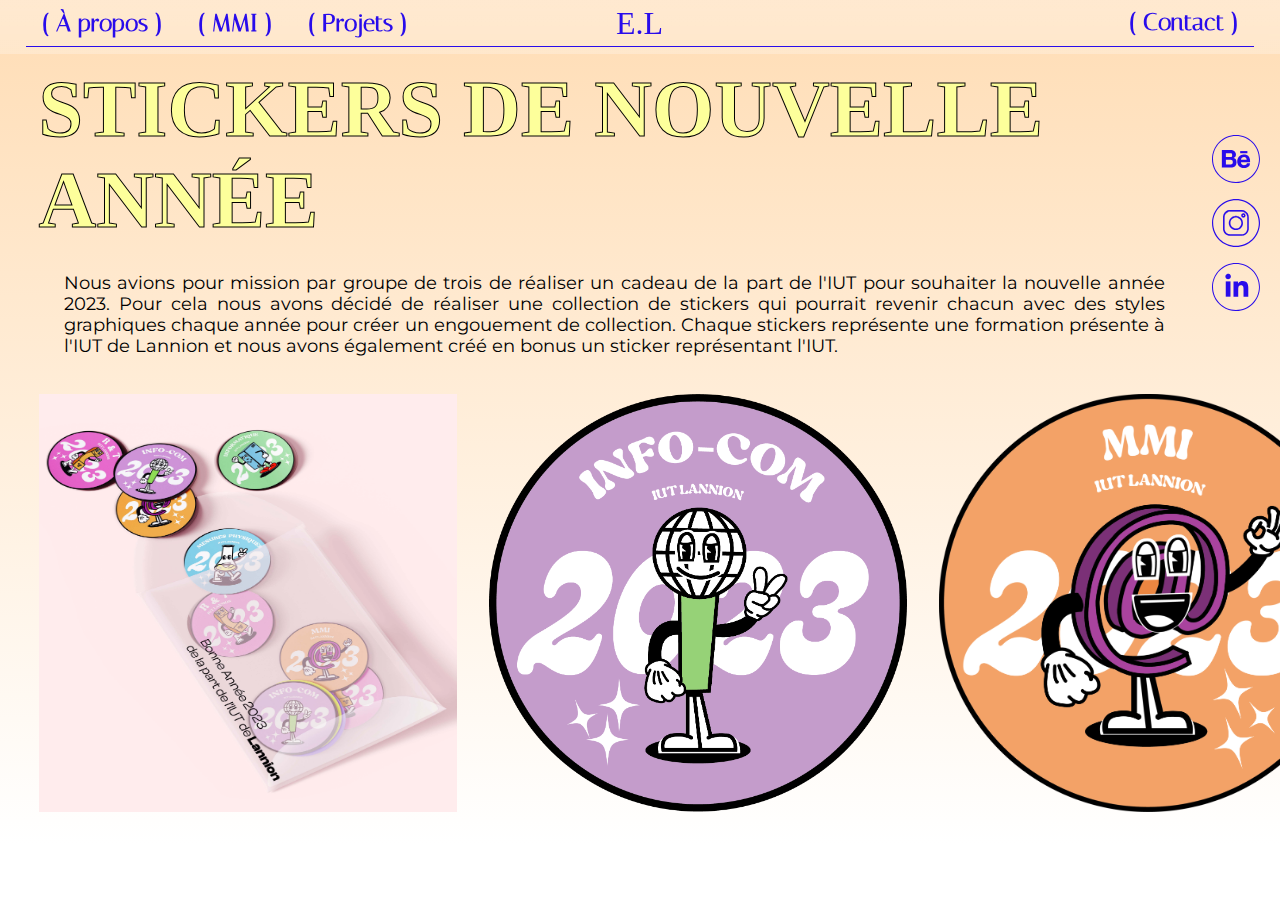
<file: stickers_2023.html>
<!DOCTYPE html>
<html lang="en">
<head>
    <meta charset="UTF-8">
    <meta http-equiv="X-UA-Compatible" content="IE=edge">
    <meta name="viewport" content="width=device-width, initial-scale=1.0">
    <title>Ewen Larreur - Portfolio</title>
    <link rel="stylesheet" href="style_stickers_2023.css" />
    <link rel="icon" href="favicon/favicon.ico" />
    <link rel="preconnect" href="https://fonts.googleapis.com">
    <link rel="preconnect" href="https://fonts.gstatic.com" crossorigin>
    <link href="https://fonts.googleapis.com/css2?family=Italiana&display=swap" rel="stylesheet">
    <link rel="preconnect" href="https://fonts.googleapis.com">
    <link rel="preconnect" href="https://fonts.gstatic.com" crossorigin>
    <link href="https://fonts.googleapis.com/css2?family=Red+Hat+Display:wght@300&family=Roboto+Flex:opsz,wght@8..144,100;8..144,200;8..144,400&family=Saira+Condensed:wght@500&display=swap" rel="stylesheet">
    <link rel="preconnect" href="https://fonts.googleapis.com">
    <link rel="preconnect" href="https://fonts.gstatic.com" crossorigin>
    <link href="https://fonts.googleapis.com/css2?family=Montserrat:wght@100;200;300;400;500;600;700;800;900&display=swap" rel="stylesheet">
</head>
<body>
    <div class="header">
        <ul class="navbar">
            <div class="acces">
                <li><a href="index.html#apropos">( À propos )</a></li>
                <li><a href="index.html#MMI">( MMI )</a></li>
                <li><a href="index.html#projets">( Projets )</a></li>
            </div>
            <div class="retacc">
                <li><a href="index.html">E.L</a></li>
            </div>
            <div class="acces">
                <li><a href="index.html#contact">( Contact )</a></li>
            </div>
          </ul>
    </div>

    <div class="reseaux">
        <a href="https://www.behance.net/blower" class="behance">
            <img src="icon/behance 1.svg" alt="behance_logo">
        </a>
        <a href="https://www.instagram.com/ewenlarreur/?hl=fr" class="instagram">
            <img src="icon/instagram 1.svg" alt="instagram_logo">
        </a>
        <a href="https://www.linkedin.com/in/ewen-larreur-9a3a80206/" class="linkedin">
            <img src="icon/linkedin 1.svg" alt="linkedin_logo">
        </a>
    </div>
    
    <div id="boutonacc" class="lineaire-simple">
        <h1>STICKERS DE NOUVELLE ANNÉE</h1>
        <p>Nous avions pour mission par groupe de trois de réaliser un cadeau de la part de l'IUT pour souhaiter la nouvelle année 2023. Pour cela nous avons décidé de réaliser une collection de stickers qui pourrait revenir chacun avec des styles graphiques chaque année pour créer un engouement de collection. Chaque stickers représente une formation présente à l'IUT de Lannion et nous avons également créé en bonus un sticker représentant l'IUT.
            </p>
            
            <section class="carousel">
                <ul class="carousel-items">
                    <li class="carousel-item">
                        <img src="image annexe/stickers_2023/Sticker Pack.jpg" alt="mockup_stickers">
                    </li>
                    <li class="carousel-item">
                        <img src="image annexe/stickers_2023/perso-journalisme.png" alt="stickers_journalisme">
                    </li>
                    <li class="carousel-item">
                        <img src="image annexe/stickers_2023/perso-MMI.png" alt="stickers_MMI">
                    </li >
                    <li class="carousel-item">
                        <img src="image annexe/stickers_2023/perso-MP.png" alt="stickers_MP">
                    </li>
                    <li class="carousel-item">
                        <img src="image annexe/stickers_2023/perso-R&T.png" alt="stickers_R&T">
                    </li>
                    <li class="carousel-item">
                        <img src="image annexe/stickers_2023/perso_info.png" alt="stickers_info">
                    </li>
                    <li class="carousel-item">
                        <img src="image annexe/stickers_2023/iut.png" alt="stickers_iut">
                    </li>
                </ul>
            </section>
    
    </div>
    
</body>
</html>
</file>
<file: style.css>
*{
    margin: 0;
    padding: 0;
    box-sizing: border-box;
}

body {
    margin: 0;
    position: relative;
    overflow-x: hidden;
}

body::-webkit-scrollbar {
    width: 12px;
  }
  
  body::-webkit-scrollbar-track {
    background: white;
  }
  
  body::-webkit-scrollbar-thumb {
    background-color: #290CEB;
    border-radius: 20px;
    border: 3px solid white;
  }

.header {
    position: fixed;
    width: 100%;
    -webkit-backdrop-filter: blur(4px);
    backdrop-filter: blur(4px);
    background: linear-gradient(#ffffff5f, rgba(255, 255, 255, 0.269));
    z-index: 99;
    
    
}

.navbar {
    display: flex;
    justify-content: space-between;
    margin: 0 1%;
    margin-bottom: 0.5%;
    height: 5%;
    border-bottom: solid 1.5px#290CEB;
}
    

.navbar ul {
    list-style-type: none;
    overflow: hidden;
    
}
    
.navbar li{
    display: inline-block;
}
    
.acces a{
    display: block;
    color: #290CEB;
    text-align: center;
    font-weight: 600;
    padding: 6% 17px;
    text-decoration: none;
    font-size: 1.5em;
    font-family: 'italiana', serif;
}

.acces a:hover{
    color: #3b8aff;
}

.retacc a{
    display: block;
    color: #290CEB;
    text-align: center;
    padding: 6% 16px;
    text-decoration: none;
    font-size: 2em;
    margin-left: -325%;
}

div .header {
    width: 100%;
    height: 100vh;
}

    
.lineaire-simple {
    background: linear-gradient(#ffc787, white);
}

.lineaire-simple img{
    margin: 13% 5%;
}

.lineaire-simple p{
    width: 26%;
    font-family: Montserrat;
    font-weight: 400;
    font-size: 1.4em;
    text-align: justify;
    margin-left: 5%;
    margin-top: -12%;
    margin-bottom: 14%;
}

.reseaux a{
    display: block;
    padding-right: 20px;
}

.reseaux{
    position: fixed;
    right: 0;
    top: 50vh;
    transform: translateY(-50%);
    z-index: 98;
}

.instagram{
    margin: 18% 0;
}

.etoile1{
    position: absolute;
    top: 0%;
    right:19%;
}

.etoile2{
    position: absolute;
    top: 2%;
    right:16%;
}

.etoile3{
    position: absolute;
    top: 1.5%;
    right:16%;
}

.arrow,
.arrow:before {
    position: absolute;
    right: 7%; }
  
.arrow {
    width: 70px;
    height: 70px;
    top: 7%;
    margin: -2% 0 0 -2%;
    -webkit-transform: rotate(45deg);
    border-left: none;
    border-top: none;
    border-right: 2px rgb(0, 0, 0) solid;
    border-bottom: 2px rgb(0, 0, 0) solid; }
  
.arrow:before {
    content: '';
    width: 50px;
    height: 50px;
    top: 50%;
    margin: -34% 0 0 -20%;
    border-left: none;
    border-top: none;
    border-right: 1px rgb(0, 0, 0) solid;
    border-bottom: 1px rgb(0, 0, 0) solid;
    animation-duration: 2s;
    animation-iteration-count: infinite;
    animation-name: arrow; }
  
@keyframes arrow {
    0% {
      opacity: 1; }
    100% {
      opacity: 0;
      transform: translate(-10px, -10px); } }
  

.titre1 h1{
    font-family: 'italiana', serif;
    color: #290CEB;
    font-weight: 200;
    font-size: 6em;
    margin-right: 2%;
}

.titre1 {
    display: flex;
    margin-left: 5%;
    margin-top: 15%;
}

.fleche_d {
    margin-top: 4%;
}

.moi{
    display: flex;
    margin-left: 6%;
    margin-top: 3%;
}
.photomoi{
    width: 45%;
    height: 80%;
    margin-right: 4%;
  
}

.int p{
    width: 100%;
    font-family: Montserrat;
    font-weight: 300;
    font-size: 1.4em;
    text-align: justify;
    text-indent: 5%;
}

.int h1{
    font-family: 'italiana', serif;
    color: #290CEB;
    font-weight: 200;
    font-size: 6em;
    text-align: right;
    margin-top: 3% ;
    border-bottom: solid 1.5px#290CEB;
    height: 25%;
}

.int{
    margin-right: 6%;
}

.txtobj{
    margin-top: 4%;
}

.interet{
    
    background-image: radial-gradient(farthest-corner at 20% 38%, #ffc787 0%, #ffffff 18%);
    width: 100vw;
    overflow: hidden;
}

.interet h1{
    font-family: 'italiana', serif;
    color: #290CEB;
    font-weight: 200;
    font-size: 6em;
    margin-top: 13%;
    margin-bottom: 10%;
    margin-left: 5%;
    border-bottom: solid 1.5px#290CEB;
    width: 50%;
}

.img_luji{
    width: 40%;
    height: 35%;
    margin-top: -22%;
    margin-right: -5%;
    float: right;
  
}

.title1{
width: 40%;
margin: auto;
}


.txt1{
 margin-left: 2%;
}

.txt1 img {
    width: 90px;
    height: 90px;
    display: block;
    margin: auto;
    
}

.txt1 h2{
    font-family: 'italiana', serif;
    color: #290CEB;
    font-weight: 1000;
    font-size: 2em;
    text-align: center;

}

.txt1 p{
    width: 60%;
    font-family: Montserrat;
    font-weight: 400;
    font-size: 1.3em;
    text-align: justify;
    padding-right: 7%;
    
}


.photographie{
    width: 55%;
    display: flex;
    flex-wrap: wrap;
    margin-bottom: 10%;
}

.photographie a{
    text-decoration-color: #290CEB;
}

.photographie a:hover{
    color: #3b8aff;
}

.musique{
    width: 55%;
    display: flex;
    flex-wrap: wrap;
    margin-bottom: 10%;
}

.title2{
    width: 60%;
    margin: auto;
    padding-bottom: 0;
}

.img_myd{
    width: 100%;
    margin-top: -15%;
   }

.int2{
    flex-wrap: wrap;
    margin-top: 15%;
    display: grid;
    width: 100%;
    grid-template-columns: 40% 60%;
    align-items: start;
    justify-content: space-between;
    
}

.txt2{
    margin-top: 10%;
    margin-left: 2%;
    
    
}

.txt2 img {
    width: 90px;
    height: 90px;
    display: block;
    margin: auto;
    padding: auto;
}

.txt2 h2{
    font-family: 'italiana', serif;
    color: #290CEB;
    font-weight: 1000;
    font-size: 2em;
    text-align: center;
}

.txt2 p{
    width: 100%;
    font-family: Montserrat;
    font-weight: 400;
    font-size: 1.3em;
    text-align: justify;
    padding-right: 12%;
    margin: auto;
    
}

.sport{
    width: 100%;
    display: flex;
    flex-wrap: nowrap;
    margin-bottom: 10%;
}

.voyages{
    width: 100%;
    display: flex;
    flex-wrap: nowrap;
    margin-bottom: 10%;
}

.titre2 h1{
    font-family: 'italiana', serif;
    color: #290CEB;
    font-weight: 200;
    font-size: 6em;
    margin-left: 2%;
    
}

.titre2 {
    display: flex;
    float: right;
    margin-right: 2%;
    width: 50%;
}

.fleche_g {
    margin-top: 6%;
}

.description{
    
    width: 70%;
    font-family: Montserrat;
    font-weight: 400;
    font-size: 1.1em;
    text-align: justify;
    margin-right: 7%;
    margin-top: -42%;

    
    flex-wrap:wrap;
    display: grid;
    float:right;
    grid-template-columns: 100% ;
    align-items: right;
    
}

.description a{
    text-decoration-color: #290CEB;
}

.description a:hover{
    color: #3b8aff;
}

.description ul{
    margin-left: 3em;
}

.grille{
    width: 14%;
}

.formation{
    margin-top: 5%;
}

.titre_projets h1{
    font-family: 'italiana', serif;
    color: #290CEB;
    font-weight: 200;
    font-size: 6em;
    margin-right: 2%;
    
}

.fleche_g2{
    margin-top: 4%;
}

.titre_projets{
    display: flex;
     
    margin-left: 4%;
    margin-top: 3%;
    margin-bottom: -6%;
    
}

.all{
    width: 90%;
    display: block;
    margin-left: 4%;
    margin-right: 7%;
    
}


.card:hover{
    background-color: #FDFF9B;
}

.image img{
    width: 100%;
    
}

.annotation{
    border-top: solid 4px black;
}

.projet1{
    color: black;
    font-family: montserrat;
    font-weight: 600;
    display: inline-flex;
    width: 76%;
    margin: 1% 2%;
}

.blender_low-poly{
    width: 45%;
    margin-top: 15%;
    margin-left: 5%;
    border: solid 4px black;
}

.projet2{
    color: black;
    font-family: montserrat;
    font-weight: 600;
    display: inline-flex;
    width: 96%;
    margin: 1% 2%;
}

.stickers_2023{
    display: flex;
    float: right;
    border:solid 4px black;
    width: 30%;
    margin-left: 10%;
    margin-top: -13%;
}

.unbroadcasted{
    width: 45%;
    margin-top: 15%;
    margin-left: 5%;
    border: solid 4px black;
}

.projet3{
    color: black;
    font-family: montserrat;
    font-weight: 600;
    display: inline-flex;
    width: 68%;
    margin: 1% 2%;
}

.date{
    color: black;
    font-family: montserrat;
    display: inline-flex;
    margin: 1% 2%;
    
    
}

.all a{
    text-decoration: none;
    color: #0000;
}

.silgimim{
    display: flex;
    float: right;
    border:solid 4px black;
    margin-top: 8%;
}

.projet4{
    color: black;
    font-family: montserrat;
    font-weight: 600;
    display: inline-flex;
    width: 83%;
    margin: 1% 2%;
}

.logo_mmi{
    display: flex;
    float: left;
    border:solid 4px black;
    margin-top: 9%;
    width: 50%;
}

.projet5{
    color: black;
    font-family: montserrat;
    font-weight: 600;
    display: inline-flex;
    width: 80%;
    margin: 1% 2%;
}

.berry{
    display: flex;
    float: right;
    border:solid 4px black;
    margin-top: 45%;
    width: 40%;
    
}

.projet6{
    color: black;
    font-family: montserrat;
    font-weight: 600;
    display: inline-flex;
    width: 76%;
    margin: 1% 2%;
}

.autoportrait{
    display: flex;
    float: left;
    border:solid 4px black;
    margin-top: 20%;
    width: 30%;
    margin-left: 10%;
}

.projet7{
    color: black;
    font-family: montserrat;
    font-weight: 600;
    display: inline-flex;
    width: 68%;
    margin: 1% 2%;
}

.armorscience{
    display: flex;
    float: left;
    border:solid 4px black;
    margin-top: 30%;
    width: 50%;
    margin-left: 10%;
}

.projet8{
    color: black;
    font-family: montserrat;
    font-weight: 600;
    display: inline-flex;
    width: 78%;
    margin: 1% 2%;
}

.pokemon{
    display: flex;
    float: left;
    border:solid 4px black;
    margin-top: 5%;
    width: 50%;
    margin-left: 6%;
}

.projet9{
    color: black;
    font-family: montserrat;
    font-weight: 600;
    display: inline-flex;
    width: 78%;
    margin: 1% 2%;
}

.couverture_magazine{
    display: flex;
    float: right;
    border:solid 4px black;
    margin-top: 45%;
    width: 30%;
    
}

.couverture_magazine img{
    width: 100%;
}

.projet10{
    color: black;
    font-family: montserrat;
    font-weight: 600;
    display: inline-flex;
    width: 60%;
    margin: 1% 2%;
}

.interview{
    display: flex;
    float: left;
    border:solid 4px black;
    margin-top: 26%;
    width: 60%;
    margin-right: 6%;
}

.projet11{
    color: black;
    font-family: montserrat;
    font-weight: 600;
    display: inline-flex;
    width: 76%;
    margin: 1% 2%;
}

.contact{
    height: 389%;
    margin-top: 287%;
    background: linear-gradient(#ffc787, white);
}

.CV{
    position: relative;
    margin-top: 2%;
}

.mail{
    position: relative;
    width: 360px;
    max-width: 100%;
    margin-right: 20%;
    margin-left: 21%;
    padding-top: 20%;
    margin-bottom: 10%;
}

.CV svg path{
    transition: fill .2s;
}

.CV svg:hover rect{
    fill: blue;
}

.mail svg rect{
    transition: fill .2s;
}

.mail svg:hover path{
    fill: blue;
}

.num_tel{
    padding-bottom: 1%;
    padding-left: 2%;
}

.top_fleche{
    
    position: relative;
    width: 360px;
    max-width: 100%;
    width: 3%;
    margin-left: 93%;
    margin-top: -7%;
}

.top_fleche img.arrow_hover {
  position: absolute;
  top: 0;
  right: 0;
  left: 0;
  bottom: 0;
  object-fit: contain;
  opacity: 0;
  transition: opacity .2s;
  width: 100%;
}

.top_fleche:hover img.arrow_hover {
  opacity: 1;
}

.CV{
    
    position: absolute;
    width: 360px;
    max-width: 100%;
    padding-top: 6%;
    padding-left: 2%;
}

.CV img.dl-hover {
  position: absolute;
  top: 0;
  right: 0;
  left: 0;
  bottom: 0;
  object-fit: contain;
  opacity: 0;
  transition: opacity .2s;
  margin-top:31.4%;
  margin-left: 10.5%;

}

.CV:hover img.dl-hover {
  opacity: 1;
}
</file>
<file: docs/style.css>
*{
    margin: 0;
    padding: 0;
    box-sizing: border-box;
}

body {
    margin: 0;
    position: relative;
    overflow-x: hidden;
}

body::-webkit-scrollbar {
    width: 12px;
  }
  
  body::-webkit-scrollbar-track {
    background: white;
  }
  
  body::-webkit-scrollbar-thumb {
    background-color: #290CEB;
    border-radius: 20px;
    border: 3px solid white;
  }

.header {
    position: fixed;
    width: 100%;
    -webkit-backdrop-filter: blur(4px);
    backdrop-filter: blur(4px);
    background: linear-gradient(#ffffff5f, rgba(255, 255, 255, 0.269));
    z-index: 99;
    
    
}

.navbar {
    display: flex;
    justify-content: space-between;
    margin: 0 1%;
    margin-bottom: 0.5%;
    height: 5%;
    border-bottom: solid 1.5px#290CEB;
}
    

.navbar ul {
    list-style-type: none;
    overflow: hidden;
    
}
    
.navbar li{
    display: inline-block;
}
    
.acces a{
    display: block;
    color: #290CEB;
    text-align: center;
    font-weight: 600;
    padding: 6% 17px;
    text-decoration: none;
    font-size: 1.5em;
    font-family: 'italiana', serif;
}

.acces a:hover{
    color: #3b8aff;
}

.retacc a{
    display: block;
    color: #290CEB;
    text-align: center;
    padding: 6% 16px;
    text-decoration: none;
    font-size: 2em;
    margin-left: -325%;
}

div .header {
    width: 100%;
    height: 100vh;
}

    
.lineaire-simple {
    background: linear-gradient(#ffc787, white);
}

.lineaire-simple img{
    margin: 13% 5%;
}

.lineaire-simple p{
    width: 26%;
    font-family: Montserrat;
    font-weight: 400;
    font-size: 1.4em;
    text-align: justify;
    margin-left: 5%;
    margin-top: -12%;
    margin-bottom: 14%;
}

.reseaux a{
    display: block;
    padding-right: 20px;
}

.reseaux{
    position: fixed;
    right: 0;
    top: 50vh;
    transform: translateY(-50%);
    z-index: 98;
}

.instagram{
    margin: 18% 0;
}

.etoile1{
    position: absolute;
    top: 0%;
    right:19%;
}

.etoile2{
    position: absolute;
    top: 2%;
    right:16%;
}

.etoile3{
    position: absolute;
    top: 1.5%;
    right:16%;
}

.arrow,
.arrow:before {
    position: absolute;
    right: 7%; }
  
.arrow {
    width: 70px;
    height: 70px;
    top: 7%;
    margin: -2% 0 0 -2%;
    -webkit-transform: rotate(45deg);
    border-left: none;
    border-top: none;
    border-right: 2px rgb(0, 0, 0) solid;
    border-bottom: 2px rgb(0, 0, 0) solid; }
  
.arrow:before {
    content: '';
    width: 50px;
    height: 50px;
    top: 50%;
    margin: -34% 0 0 -20%;
    border-left: none;
    border-top: none;
    border-right: 1px rgb(0, 0, 0) solid;
    border-bottom: 1px rgb(0, 0, 0) solid;
    animation-duration: 2s;
    animation-iteration-count: infinite;
    animation-name: arrow; }
  
@keyframes arrow {
    0% {
      opacity: 1; }
    100% {
      opacity: 0;
      transform: translate(-10px, -10px); } }
  

.titre1 h1{
    font-family: 'italiana', serif;
    color: #290CEB;
    font-weight: 200;
    font-size: 6em;
    margin-right: 2%;
}

.titre1 {
    display: flex;
    margin-left: 5%;
    margin-top: 15%;
}

.fleche_d {
    margin-top: 4%;
}

.moi{
    display: flex;
    margin-left: 6%;
    margin-top: 3%;
}
.photomoi{
    width: 45%;
    height: 80%;
    margin-right: 4%;
  
}

.int p{
    width: 100%;
    font-family: Montserrat;
    font-weight: 300;
    font-size: 1.4em;
    text-align: justify;
    text-indent: 5%;
}

.int h1{
    font-family: 'italiana', serif;
    color: #290CEB;
    font-weight: 200;
    font-size: 6em;
    text-align: right;
    margin-top: 3% ;
    border-bottom: solid 1.5px#290CEB;
    height: 25%;
}

.int{
    margin-right: 6%;
}

.txtobj{
    margin-top: 4%;
}

.interet{
    
    background-image: radial-gradient(farthest-corner at 20% 38%, #ffc787 0%, #ffffff 18%);
    width: 100vw;
    overflow: hidden;
}

.interet h1{
    font-family: 'italiana', serif;
    color: #290CEB;
    font-weight: 200;
    font-size: 6em;
    margin-top: 13%;
    margin-bottom: 10%;
    margin-left: 5%;
    border-bottom: solid 1.5px#290CEB;
    width: 50%;
}

.imgpeinture{
    width: 40%;
    height: 35%;
    margin-top: -22%;
    margin-right: -5%;
    float: right;
  
}

.title1{
width: 40%;
margin: auto;
}


.txt1{
 margin-left: 2%;
}

.txt1 img {
    width: 90px;
    height: 90px;
    display: block;
    margin: auto;
    
}

.txt1 h2{
    font-family: 'italiana', serif;
    color: #290CEB;
    font-weight: 1000;
    font-size: 2em;
    text-align: center;

}

.txt1 p{
    width: 60%;
    font-family: Montserrat;
    font-weight: 400;
    font-size: 1.3em;
    text-align: justify;
    padding-right: 7%;
    
}


.photographie{
    width: 55%;
    display: flex;
    flex-wrap: wrap;
    margin-bottom: 10%;
}

.musique{
    width: 55%;
    display: flex;
    flex-wrap: wrap;
    margin-bottom: 10%;
}

.title2{
    width: 60%;
    margin: auto;
    padding-bottom: 0;
}

.imgfusee{
    width: 100%;
    margin-top: -15%;
   }

.int2{
    flex-wrap: wrap;
    margin-top: 15%;
    display: grid;
    width: 100%;
    grid-template-columns: 40% 60%;
    align-items: start;
    justify-content: space-between;
    
}

.txt2{
    margin-top: 10%;
    margin-left: 2%;
    
    
}

.txt2 img {
    width: 90px;
    height: 90px;
    display: block;
    margin: auto;
    padding: auto;
}

.txt2 h2{
    font-family: 'italiana', serif;
    color: #290CEB;
    font-weight: 1000;
    font-size: 2em;
    text-align: center;
}

.txt2 p{
    width: 100%;
    font-family: Montserrat;
    font-weight: 400;
    font-size: 1.3em;
    text-align: justify;
    padding-right: 12%;
    margin: auto;
    
}

.sport{
    width: 100%;
    display: flex;
    flex-wrap: nowrap;
    margin-bottom: 10%;
}

.voyages{
    width: 100%;
    display: flex;
    flex-wrap: nowrap;
    margin-bottom: 10%;
}

.titre2 h1{
    font-family: 'italiana', serif;
    color: #290CEB;
    font-weight: 200;
    font-size: 6em;
    margin-left: 2%;
    
}

.titre2 {
    display: flex;
    float: right;
    margin-right: 2%;
    width: 50%;
}

.fleche_g {
    margin-top: 6%;
}

.description{
    
    width: 70%;
    font-family: Montserrat;
    font-weight: 400;
    font-size: 1.1em;
    text-align: justify;
    margin-right: 7%;
    margin-top: -42%;

    
    flex-wrap:wrap;
    display: grid;
    float:right;
    grid-template-columns: 100% ;
    align-items: right;
    
}

.description a{
    text-decoration-color: #290CEB;
}

.description a:hover{
    color: #3b8aff;
}

.description ul{
    margin-left: 3em;
}

.grille{
    width: 14%;
}

.formation{
    margin-top: 5%;
}

.titre_projets h1{
    font-family: 'italiana', serif;
    color: #290CEB;
    font-weight: 200;
    font-size: 6em;
    margin-right: 8%;
    
}

.fleche_g2{
    margin-top: 16%;
    
}

.titre_projets{
    display: flex;
    float: left;
    margin-left: 4%;
    margin-top: 3%;
    margin-bottom: -2%;
    
}

.all{
    width: 90%;
    display: block;
    float: right;
    margin-right: 7%;
    margin-top: 5%;
    
}
.unbroadcasted{
    width: 45%;
    margin-left: 5%;
    border: solid 4px black;
}

.card:hover{
    background-color: #FDFF9B;
}

.image img{
    width: 100%;
    
}

.annotation{
    border-top: solid 4px black;
}

.projet1{
    color: black;
    font-family: montserrat;
    font-weight: 600;
    display: inline-flex;
    width: 68%;
    margin: 1% 2%;
}

.date{
    color: black;
    font-family: montserrat;
    display: inline-flex;
    margin: 1% 2%;
    
    
}

.all a{
    text-decoration: none;
    color: #0000;
}

.silgimim{
    display: flex;
    float: right;
    border:solid 4px black;
    margin-top: 5%;
}

.projet2{
    color: black;
    font-family: montserrat;
    font-weight: 600;
    display: inline-flex;
    width: 83%;
    margin: 1% 2%;
}

.logo_mmi{
    display: flex;
    float: left;
    border:solid 4px black;
    margin-top: 5%;
    width: 50%;
}

.projet3{
    color: black;
    font-family: montserrat;
    font-weight: 600;
    display: inline-flex;
    width: 80%;
    margin: 1% 2%;
}

.berry{
    display: flex;
    float: right;
    border:solid 4px black;
    margin-top: 45%;
    width: 40%;
    margin-right: 5%;
}

.projet4{
    color: black;
    font-family: montserrat;
    font-weight: 600;
    display: inline-flex;
    width: 76%;
    margin: 1% 2%;
}

.autoportrait{
    display: flex;
    float: left;
    border:solid 4px black;
    margin-top: 40%;
    width: 30%;
    margin-left: 10%;
}

.projet5{
    color: black;
    font-family: montserrat;
    font-weight: 600;
    display: inline-flex;
    width: 68%;
    margin: 1% 2%;
}

.armorscience{
    display: flex;
    float: left;
    border:solid 4px black;
    margin-top: 40%;
    width: 50%;
    margin-left: 10%;
}

.projet6{
    color: black;
    font-family: montserrat;
    font-weight: 600;
    display: inline-flex;
    width: 78%;
    margin: 1% 2%;
}

.pokemon{
    display: flex;
    float: left;
    border:solid 4px black;
    margin-top: 5%;
    width: 50%;
    margin-left: 6%;
}

.projet7{
    color: black;
    font-family: montserrat;
    font-weight: 600;
    display: inline-flex;
    width: 78%;
    margin: 1% 2%;
}

.couverture_magazine{
    display: flex;
    float: right;
    border:solid 4px black;
    margin-top: 45%;
    width: 30%;
    margin-right: 6%;
}

.couverture_magazine img{
    width: 100%;
}

.projet8{
    color: black;
    font-family: montserrat;
    font-weight: 600;
    display: inline-flex;
    width: 60%;
    margin: 1% 2%;
}

.interview{
    display: flex;
    float: left;
    border:solid 4px black;
    margin-top: -2%;
    width: 60%;
    margin-right: 6%;
}

.projet9{
    color: black;
    font-family: montserrat;
    font-weight: 600;
    display: inline-flex;
    width: 76%;
    margin: 1% 2%;
}

.contact{
    height: 389%;
    margin-top: 380%;
    background: linear-gradient(#ffc787, white);
}

.CV{
    position: relative;
    margin-top: 2%;
}

.mail{
    position: relative;
    width: 360px;
    max-width: 100%;
    margin-right: 20%;
    margin-left: 21%;
    padding-top: 20%;
    margin-bottom: 10%;
}

.CV svg path{
    transition: fill .2s;
}

.CV svg:hover rect{
    fill: blue;
}

.mail svg rect{
    transition: fill .2s;
}

.mail svg:hover path{
    fill: blue;
}

.num_tel{
    padding-bottom: 1%;
    padding-left: 2%;
}

.top_fleche{
    
    position: relative;
    width: 360px;
    max-width: 100%;
    width: 3%;
    margin-left: 93%;
    margin-top: -7%;
}

.top_fleche img.arrow_hover {
  position: absolute;
  top: 0;
  right: 0;
  left: 0;
  bottom: 0;
  object-fit: contain;
  opacity: 0;
  transition: opacity .2s;
  width: 100%;
}

.top_fleche:hover img.arrow_hover {
  opacity: 1;
}

.CV{
    
    position: absolute;
    width: 360px;
    max-width: 100%;
    padding-top: 6%;
    padding-left: 2%;
}

.CV img.dl-hover {
  position: absolute;
  top: 0;
  right: 0;
  left: 0;
  bottom: 0;
  object-fit: contain;
  opacity: 0;
  transition: opacity .2s;
  margin-top:31.4%;
  margin-left: 10.5%;

}

.CV:hover img.dl-hover {
  opacity: 1;
}
</file>
<file: style_unbroadcasted.css>
*{
    margin: 0;
    padding: 0;
    box-sizing: border-box;
}

body {
    margin: 0;
    position: relative;
    overflow-x: hidden;
}

body::-webkit-scrollbar {
    width: 12px;
  }
  
  body::-webkit-scrollbar-track {
    background: white;
  }
  
  body::-webkit-scrollbar-thumb {
    background-color: #290CEB;
    border-radius: 20px;
    border: 3px solid white;
  }

.header {
    position: fixed;
    width: 100%;
    -webkit-backdrop-filter: blur(4px);
    backdrop-filter: blur(4px);
    background: linear-gradient(#ffffff5f, rgba(255, 255, 255, 0.269));
    z-index: 99;
    
    
}

.navbar {
    display: flex;
    justify-content: space-between;
    margin: 0 2%;
    margin-bottom: 0.5%;
    height: 5%;
    border-bottom: solid 1.5px#290CEB;
}
    

.navbar ul {
    list-style-type: none;
    margin: 0;
    padding: 0;
    overflow: hidden;
    
}
    
.navbar li{
    display: inline-block;
}
    
.acces a{
    display: block;
    color: #290CEB;
    text-align: center;
    font-weight: 600;
    padding: 6% 16px;
    text-decoration: none;
    font-size: 1.5em;
    font-family: 'italiana', serif;
}

.acces a:hover{
    color: #3b8aff;
}

.retacc a{
    display: block;
    color: #290CEB;
    text-align: center;
    padding: 6% 16px;
    text-decoration: none;
    font-size: 2em;
    margin-left: -325%;
}

div .header {
    width: 100%;
    height: 100vh;
}

    
.lineaire-simple {
    background: linear-gradient(#FFDDB5, white);
}

.lineaire-simple h1{
    padding-top: 5%;
    margin-left: 3%;
    font-size: 5em;
    -webkit-text-stroke: 1px black;
    color: #FDFF9B;
}

.lineaire-simple p{
    width: 86%;
    font-family: Montserrat;
    font-weight: 400;
    font-size: 1.1em;
    text-align: justify;
    margin-left: 5%;
    margin-right: 7%;
    margin-top: 2%;
    margin-bottom: 0.5%;
    
}

a {
    text-decoration: none;
}

.lineaire-simple a:hover{
    color: #3b8aff;
    text-decoration: none;
}

.reseaux a{
    display: block;
    padding-right: 20px;
}

.reseaux{
    position: fixed;
    right: 0;
    top: 15vh;
    
    z-index: 98;
}

.instagram{
    margin: 18% 0;
}

.carousel-items {
    display: flex;
    overflow-x: scroll;
    padding: 1rem 0;
    scroll-snap-type: x mandatory;
}
li img{
    display: block;
    height: 450px;
    width: 450px;
    margin-bottom: 0;
    margin-left: 5%;
    padding: 1rem 1rem;
   
}

ul .carousel-items {
    flex: 1 0 250px;
    margin-left: 1rem;
    
}

li{
    list-style-type: none;
}
.carousel-items::-webkit-scrollbar {
    height: 15px;
    background-color: #F5F5F5;
    
}
  .carousel-items::-webkit-scrollbar-track {
    background: white;
    border: 2px solid;
    border-radius: 20px ;
    
  }
  
  .carousel-items::-webkit-scrollbar-thumb {
    background-color: #FDFF9B;
    border-radius: 50px;
    border: 2px solid rgb(0, 0, 0);
    height: 70%;
  }
</file>
<file: style_autoportrait.css>
*{
    margin: 0;
    padding: 0;
    box-sizing: border-box;
}

body {
    margin: 0;
    position: relative;
    overflow-x: hidden;
}

body::-webkit-scrollbar {
    width: 12px;
  }
  
  body::-webkit-scrollbar-track {
    background: white;
  }
  
  body::-webkit-scrollbar-thumb {
    background-color: #290CEB;
    border-radius: 20px;
    border: 3px solid white;
  }

.header {
    position: fixed;
    width: 100%;
    -webkit-backdrop-filter: blur(4px);
    backdrop-filter: blur(4px);
    background: linear-gradient(#ffffff5f, rgba(255, 255, 255, 0.269));
    z-index: 99;
    
    
}

.navbar {
    display: flex;
    justify-content: space-between;
    margin: 0 2%;
    margin-bottom: 0.5%;
    height: 5%;
    border-bottom: solid 1.5px#290CEB;
}
    

.navbar ul {
    list-style-type: none;
    margin: 0;
    padding: 0;
    overflow: hidden;
    
}
    
.navbar li{
    display: inline-block;
}
    
.acces a{
    display: block;
    color: #290CEB;
    text-align: center;
    font-weight: 600;
    padding: 6% 16px;
    text-decoration: none;
    font-size: 1.5em;
    font-family: 'italiana', serif;
}

.acces a:hover{
    color: #3b8aff;
}

.retacc a{
    display: block;
    color: #290CEB;
    text-align: center;
    padding: 6% 16px;
    text-decoration: none;
    font-size: 2em;
    margin-left: -325%;
}

div .header {
    width: 100%;
    height: 100vh;
}

    
.lineaire-simple {
    background: linear-gradient(#FFDDB5, white);
}

.lineaire-simple h1{
    padding-top: 5%;
    margin-left: 3%;
    font-size: 5em;
    -webkit-text-stroke: 1px black;
    color: #FDFF9B;
}

.lineaire-simple p{
    width: 86%;
    font-family: Montserrat;
    font-weight: 400;
    font-size: 1.1em;
    text-align: justify;
    margin-left: 5%;
    margin-right: 7%;
    margin-top: 2%;
    margin-bottom: 2%;
    
}

.reseaux a{
    display: block;
    padding-right: 20px;
}

.reseaux{
    position: fixed;
    right: 0;
    top: 15vh;
    
    z-index: 98;
}

.instagram{
    margin: 18% 0;
}

.lineaire-simple img{
    width: 26%;
    display: block;
    margin-left: auto;
    margin-right: auto
}
</file>
<file: style_berry.css>
*{
    margin: 0;
    padding: 0;
    box-sizing: border-box;
}

body {
    margin: 0;
    position: relative;
    overflow-x: hidden;
}

body::-webkit-scrollbar {
    width: 12px;
  }
  
  body::-webkit-scrollbar-track {
    background: white;
  }
  
  body::-webkit-scrollbar-thumb {
    background-color: #290CEB;
    border-radius: 20px;
    border: 3px solid white;
  }

.header {
    position: fixed;
    width: 100%;
    -webkit-backdrop-filter: blur(4px);
    backdrop-filter: blur(4px);
    background: linear-gradient(#ffffff5f, rgba(255, 255, 255, 0.269));
    z-index: 99;
    
    
}

.navbar {
    display: flex;
    justify-content: space-between;
    margin: 0 2%;
    margin-bottom: 0.5%;
    height: 5%;
    border-bottom: solid 1.5px#290CEB;
}
    

.navbar ul {
    list-style-type: none;
    margin: 0;
    padding: 0;
    overflow: hidden;
    
}
    
.navbar li{
    display: inline-block;
}
    
.acces a{
    display: block;
    color: #290CEB;
    text-align: center;
    font-weight: 600;
    padding: 6% 16px;
    text-decoration: none;
    font-size: 1.5em;
    font-family: 'italiana', serif;
}

.acces a:hover{
    color: #3b8aff;
}

.retacc a{
    display: block;
    color: #290CEB;
    text-align: center;
    padding: 6% 16px;
    text-decoration: none;
    font-size: 2em;
    margin-left: -325%;
}

div .header {
    width: 100%;
    height: 100vh;
}

    
.lineaire-simple {
    background: linear-gradient(#FFDDB5, white);
}

.lineaire-simple h1{
    padding-top: 5%;
    margin-left: 3%;
    font-size: 5em;
    -webkit-text-stroke: 1px black;
    color: #FDFF9B;
}

.lineaire-simple p{
    width: 86%;
    font-family: Montserrat;
    font-weight: 400;
    font-size: 1.1em;
    text-align: justify;
    margin-left: 5%;
    margin-right: 7%;
    margin-top: 2%;
    margin-bottom: 2%;
    
}

.reseaux a{
    display: block;
    padding-right: 20px;
}

.reseaux{
    position: fixed;
    right: 0;
    top: 12vh;
    
    z-index: 98;
}

.instagram{
    margin: 18% 0;
}

.carousel-items {
    display: flex;
    overflow-x: scroll;
    padding: 1rem 0;
    scroll-snap-type: x mandatory;
}
li img{
    display: block;
    height: 450px;
    width: 450px;
    margin-bottom: 0;
    margin-left: 5%;
    padding: 1rem 1rem;
   
}

ul .carousel-items {
    flex: 1 0 250px;
    margin-left: 1rem;
    
}

li{
    list-style-type: none;
}
.carousel-items::-webkit-scrollbar {
    height: 15px;
    background-color: #F5F5F5;
    
}
  .carousel-items::-webkit-scrollbar-track {
    background: white;
    border: 2px solid;
    border-radius: 20px ;
    
  }
  
  .carousel-items::-webkit-scrollbar-thumb {
    background-color: #FDFF9B;
    border-radius: 50px;
    border: 2px solid rgb(0, 0, 0);
    height: 70%;
  }
</file>
<file: style_blender_low-poly.css>
*{
    margin: 0;
    padding: 0;
    box-sizing: border-box;
}

body {
    margin: 0;
    position: relative;
    overflow-x: hidden;
}

body::-webkit-scrollbar {
    width: 12px;
  }
  
  body::-webkit-scrollbar-track {
    background: white;
  }
  
  body::-webkit-scrollbar-thumb {
    background-color: #290CEB;
    border-radius: 20px;
    border: 3px solid white;
  }

.header {
    position: fixed;
    width: 100%;
    -webkit-backdrop-filter: blur(4px);
    backdrop-filter: blur(4px);
    background: linear-gradient(#ffffff5f, rgba(255, 255, 255, 0.269));
    z-index: 99;
    
    
}

.navbar {
    display: flex;
    justify-content: space-between;
    margin: 0 2%;
    margin-bottom: 0.5%;
    height: 5%;
    border-bottom: solid 1.5px#290CEB;
}
    

.navbar ul {
    list-style-type: none;
    margin: 0;
    padding: 0;
    overflow: hidden;
    
}
    
.navbar li{
    display: inline-block;
}
    
.acces a{
    display: block;
    color: #290CEB;
    text-align: center;
    font-weight: 600;
    padding: 6% 16px;
    text-decoration: none;
    font-size: 1.5em;
    font-family: 'italiana', serif;
}

.acces a:hover{
    color: #3b8aff;
}

.retacc a{
    display: block;
    color: #290CEB;
    text-align: center;
    padding: 6% 16px;
    text-decoration: none;
    font-size: 2em;
    margin-left: -325%;
}

div .header {
    width: 100%;
    height: 100vh;
}

    
.lineaire-simple {
    background: linear-gradient(#FFDDB5, white);
}

.lineaire-simple h1{
    padding-top: 5%;
    margin-left: 3%;
    font-size: 5em;
    -webkit-text-stroke: 1px black;
    color: #FDFF9B;
}

.lineaire-simple p{
    width: 86%;
    font-family: Montserrat;
    font-weight: 400;
    font-size: 1.1em;
    text-align: justify;
    margin-left: 5%;
    margin-right: 7%;
    margin-top: 2%;
    margin-bottom: 2%;
    
}

.reseaux a{
    display: block;
    padding-right: 20px;
}

.reseaux{
    position: fixed;
    right: 0;
    top: 15vh;
    
    z-index: 98;
}

.instagram{
    margin: 18% 0;
}



#image_blender_low-poly{
    text-align: justify;
}

#image_blender_low-poly img{
    display: inline-block;
    width: 37%;
    height: 30%;
    margin: 5% 6%;
}


#image_blender_low-poly:after {
    content: '';
    display: inline-block;
    width: 100%;
}
</file>
<file: style_interview.css>
*{
    margin: 0;
    padding: 0;
    box-sizing: border-box;
}

body {
    margin: 0;
    position: relative;
    overflow-x: hidden;
}

body::-webkit-scrollbar {
    width: 12px;
  }
  
  body::-webkit-scrollbar-track {
    background: white;
  }
  
  body::-webkit-scrollbar-thumb {
    background-color: #290CEB;
    border-radius: 20px;
    border: 3px solid white;
  }

  .header {
    position: fixed;
    width: 100%;
    -webkit-backdrop-filter: blur(4px);
    backdrop-filter: blur(4px);
    background: linear-gradient(#ffffff5f, rgba(255, 255, 255, 0.269));
    z-index: 99;
    
    
}

.navbar {
    display: flex;
    justify-content: space-between;
    margin: 0 1%;
    margin-bottom: 0.5%;
    height: 5%;
    border-bottom: solid 1.5px#290CEB;
}
    

.navbar ul {
    list-style-type: none;
    overflow: hidden;
    
}
    
.navbar li{
    display: inline-block;
}
    
.acces a{
    display: block;
    color: #290CEB;
    text-align: center;
    font-weight: 600;
    padding: 6% 17px;
    text-decoration: none;
    font-size: 1.5em;
    font-family: 'italiana', serif;
}

.acces a:hover{
    color: #3b8aff;
}

.retacc a{
    display: block;
    color: #290CEB;
    text-align: center;
    padding: 6% 16px;
    text-decoration: none;
    font-size: 2em;
    margin-left: -325%;
}

div .header {
    width: 100%;
    height: 100vh;
}
    
.lineaire-simple {
    background: linear-gradient(#FFDDB5, white);
}

.lineaire-simple h1{
    padding-top: 5%;
    margin-left: 3%;
    font-size: 5em;
    -webkit-text-stroke: 1px black;
    color: #FDFF9B;
}

.lineaire-simple p{
    width: 86%;
    font-family: Montserrat;
    font-weight: 400;
    font-size: 1.1em;
    text-align: justify;
    margin-left: 5%;
    margin-right: 7%;
    margin-top: 2%;
    margin-bottom: 2%;
    
}

.reseaux a{
    display: block;
    padding-right: 20px;
}

.reseaux{
    position: fixed;
    right: 0;
    top: 15vh;
    
    z-index: 98;
}

.instagram{
    margin: 18% 0;
}

.lien{
    width: 45%;
    display: block;
    margin-left: auto;
    margin-right: auto;
    margin-top: 5%;
    border-top: solid 4px black;
    border-bottom: solid 4px black;
    border-left: solid 4px black;
    border-right: solid 4px black;
}

.lien img{
    width:100%;
    border-bottom: solid 4px black;
}

.lien p{
    width: 34%;
    display: block;
    font-family: Montserrat;
    font-weight: 600;
    font-size: 1.1em;
    margin: auto;
    margin-bottom: 1%;
}

a{
    text-decoration:none
}

.lien:hover{
    background-color: #FDFF9B;
}
</file>
<file: style_logo_mmi.css>
*{
    margin: 0;
    padding: 0;
    box-sizing: border-box;
}

body {
    margin: 0;
    position: relative;
    overflow-x: hidden;
}

body::-webkit-scrollbar {
    width: 12px;
  }
  
  body::-webkit-scrollbar-track {
    background: white;
  }
  
  body::-webkit-scrollbar-thumb {
    background-color: #290CEB;
    border-radius: 20px;
    border: 3px solid white;
  }

.header {
    position: fixed;
    width: 100%;
    -webkit-backdrop-filter: blur(4px);
    backdrop-filter: blur(4px);
    background: linear-gradient(#ffffff5f, rgba(255, 255, 255, 0.269));
    z-index: 99;
    
    
}

.navbar {
    display: flex;
    justify-content: space-between;
    margin: 0 2%;
    margin-bottom: 0.5%;
    height: 5%;
    border-bottom: solid 1.5px#290CEB;
}
    

.navbar ul {
    list-style-type: none;
    margin: 0;
    padding: 0;
    overflow: hidden;
    
}
    
.navbar li{
    display: inline-block;
}
    
.acces a{
    display: block;
    color: #290CEB;
    text-align: center;
    font-weight: 600;
    padding: 6% 16px;
    text-decoration: none;
    font-size: 1.5em;
    font-family: 'italiana', serif;
}

.acces a:hover{
    color: #3b8aff;
}

.retacc a{
    display: block;
    color: #290CEB;
    text-align: center;
    padding: 6% 16px;
    text-decoration: none;
    font-size: 2em;
    margin-left: -325%;
}

div .header {
    width: 100%;
    height: 100vh;
}

    
.lineaire-simple {
    background: linear-gradient(#FFDDB5, white);
}

.lineaire-simple h1{
    padding-top: 5%;
    margin-left: 3%;
    font-size: 5em;
    -webkit-text-stroke: 1px black;
    color: #FDFF9B;
}

.lineaire-simple p{
    width: 86%;
    font-family: Montserrat;
    font-weight: 400;
    font-size: 1.1em;
    text-align: justify;
    margin-left: 5%;
    margin-right: 7%;
    margin-top: 2%;
    margin-bottom: 2%;
    
}

.reseaux a{
    display: block;
    padding-right: 20px;
}

.reseaux{
    position: fixed;
    right: 0;
    top: 15vh;
    
    z-index: 98;
}

.instagram{
    margin: 18% 0;
}



#image_sil{
    text-align: justify;
}

#image_sil img{
    display: inline-block;
    width: 35%;
    height: 20%;
    margin: 5% 7%;
}


#image_sil:after {
    content: '';
    display: inline-block;
    width: 100%;
}
</file>
<file: style_magazine.css>
*{
    margin: 0;
    padding: 0;
    box-sizing: border-box;
}

body {
    margin: 0;
    position: relative;
    overflow-x: hidden;
}

body::-webkit-scrollbar {
    width: 12px;
  }
  
  body::-webkit-scrollbar-track {
    background: white;
  }
  
  body::-webkit-scrollbar-thumb {
    background-color: #290CEB;
    border-radius: 20px;
    border: 3px solid white;
  }

.header {
    position: fixed;
    width: 100%;
    -webkit-backdrop-filter: blur(4px);
    backdrop-filter: blur(4px);
    background: linear-gradient(#ffffff5f, rgba(255, 255, 255, 0.269));
    z-index: 99;
    
    
}

.navbar {
    display: flex;
    justify-content: space-between;
    margin: 0 2%;
    margin-bottom: 0.5%;
    height: 5%;
    border-bottom: solid 1.5px#290CEB;
}
    

.navbar ul {
    list-style-type: none;
    margin: 0;
    padding: 0;
    overflow: hidden;
    
}
    
.navbar li{
    display: inline-block;
}
    
.acces a{
    display: block;
    color: #290CEB;
    text-align: center;
    font-weight: 600;
    padding: 6% 16px;
    text-decoration: none;
    font-size: 1.5em;
    font-family: 'italiana', serif;
}

.acces a:hover{
    color: #3b8aff;
}

.retacc a{
    display: block;
    color: #290CEB;
    text-align: center;
    padding: 6% 16px;
    text-decoration: none;
    font-size: 2em;
    margin-left: -325%;
}

div .header {
    width: 100%;
    height: 100vh;
}

    
.lineaire-simple {
    background: linear-gradient(#FFDDB5, white);
}

.lineaire-simple h1{
    padding-top: 5%;
    margin-left: 3%;
    font-size: 5em;
    -webkit-text-stroke: 1px black;
    color: #FDFF9B;
}

.lineaire-simple p{
    width: 86%;
    font-family: Montserrat;
    font-weight: 400;
    font-size: 1.1em;
    text-align: justify;
    margin-left: 5%;
    margin-right: 7%;
    margin-top: 2%;
    margin-bottom: 2%;
    
}

.reseaux a{
    display: block;
    padding-right: 20px;
}

.reseaux{
    position: fixed;
    right: 0;
    top: 15vh;
    
    z-index: 98;
}

.instagram{
    margin: 18% 0;
}

.lineaire-simple img{
    width: 25%;
    display: block;
    margin-left: auto;
    margin-right: auto
}
</file>
<file: style_pokemon.css>
*{
    margin: 0;
    padding: 0;
    box-sizing: border-box;
}

body {
    margin: 0;
    position: relative;
    overflow-x: hidden;
}

body::-webkit-scrollbar {
    width: 12px;
  }
  
  body::-webkit-scrollbar-track {
    background: white;
  }
  
  body::-webkit-scrollbar-thumb {
    background-color: #290CEB;
    border-radius: 20px;
    border: 3px solid white;
  }

.header {
    position: fixed;
    width: 100%;
    -webkit-backdrop-filter: blur(4px);
    backdrop-filter: blur(4px);
    background: linear-gradient(#ffffff5f, rgba(255, 255, 255, 0.269));
    z-index: 99;
    
    
}

.navbar {
    display: flex;
    justify-content: space-between;
    margin: 0 2%;
    margin-bottom: 0.5%;
    height: 5%;
    border-bottom: solid 1.5px#290CEB;
}
    

.navbar ul {
    list-style-type: none;
    margin: 0;
    padding: 0;
    overflow: hidden;
    
}
    
.navbar li{
    display: inline-block;
}
    
.acces a{
    display: block;
    color: #290CEB;
    text-align: center;
    font-weight: 600;
    padding: 6% 16px;
    text-decoration: none;
    font-size: 1.5em;
    font-family: 'italiana', serif;
}

.acces a:hover{
    color: #3b8aff;
}

.retacc a{
    display: block;
    color: #290CEB;
    text-align: center;
    padding: 6% 16px;
    text-decoration: none;
    font-size: 2em;
    margin-left: -325%;
}

div .header {
    width: 100%;
    height: 100vh;
}

    
.lineaire-simple {
    background: linear-gradient(#FFDDB5, white);
}

.lineaire-simple h1{
    padding-top: 5%;
    margin-left: 3%;
    font-size: 5em;
    -webkit-text-stroke: 1px black;
    color: #FDFF9B;
}

.lineaire-simple p{
    width: 86%;
    font-family: Montserrat;
    font-weight: 400;
    font-size: 1.1em;
    text-align: justify;
    margin-left: 5%;
    margin-right: 7%;
    margin-top: 2%;
    margin-bottom: 2%;
    
}

.reseaux a{
    display: block;
    padding-right: 20px;
}

.reseaux{
    position: fixed;
    right: 0;
    top: 15vh;
    
    z-index: 98;
}

.instagram{
    margin: 18% 0;
}

#image_poke{
    text-align:left;
}

#image_poke img{
    display: inline-block;
    width: 25%;
    margin: 5% 3.5%;
}


#image_poke:after {
    content: '';
    display: inline-block;
    width: 100%;
}
</file>
<file: style_silgimim.css>
*{
    margin: 0;
    padding: 0;
    box-sizing: border-box;
}

body {
    margin: 0;
    position: relative;
    overflow-x: hidden;
}

body::-webkit-scrollbar {
    width: 12px;
  }
  
  body::-webkit-scrollbar-track {
    background: white;
  }
  
  body::-webkit-scrollbar-thumb {
    background-color: #290CEB;
    border-radius: 20px;
    border: 3px solid white;
  }

.header {
    position: fixed;
    width: 100%;
    -webkit-backdrop-filter: blur(4px);
    backdrop-filter: blur(4px);
    background: linear-gradient(#ffffff5f, rgba(255, 255, 255, 0.269));
    z-index: 99;
    
    
}

.navbar {
    display: flex;
    justify-content: space-between;
    margin: 0 2%;
    margin-bottom: 0.5%;
    height: 5%;
    border-bottom: solid 1.5px#290CEB;
}
    

.navbar ul {
    list-style-type: none;
    margin: 0;
    padding: 0;
    overflow: hidden;
    
}
    
.navbar li{
    display: inline-block;
}
    
.acces a{
    display: block;
    color: #290CEB;
    text-align: center;
    font-weight: 600;
    padding: 6% 16px;
    text-decoration: none;
    font-size: 1.5em;
    font-family: 'italiana', serif;
}

.acces a:hover{
    color: #3b8aff;
}

.retacc a{
    display: block;
    color: #290CEB;
    text-align: center;
    padding: 6% 16px;
    text-decoration: none;
    font-size: 2em;
    margin-left: -325%;
}

div .header {
    width: 100%;
    height: 100vh;
}

    
.lineaire-simple {
    background: linear-gradient(#FFDDB5, white);
}

.lineaire-simple h1{
    padding-top: 5%;
    margin-left: 3%;
    font-size: 5em;
    -webkit-text-stroke: 1px black;
    color: #FDFF9B;
}

.lineaire-simple p{
    width: 86%;
    font-family: Montserrat;
    font-weight: 400;
    font-size: 1.1em;
    text-align: justify;
    margin-left: 5%;
    margin-right: 7%;
    margin-top: 2%;
    margin-bottom: 2%;
    
}

.reseaux a{
    display: block;
    padding-right: 20px;
}

.reseaux{
    position: fixed;
    right: 0;
    top: 15vh;
    
    z-index: 98;
}

.instagram{
    margin: 18% 0;
}



#image_sil{
    text-align: justify;
}

#image_sil img{
    display: inline-block;
    width: 35%;
    height: 20%;
    margin: 5% 7%;
}


#image_sil:after {
    content: '';
    display: inline-block;
    width: 100%;
}
</file>
<file: style_stickers_2023.css>
*{
    margin: 0;
    padding: 0;
    box-sizing: border-box;
}

body {
    margin: 0;
    position: relative;
    overflow-x: hidden;
}

body::-webkit-scrollbar {
    width: 12px;
  }
  
  body::-webkit-scrollbar-track {
    background: white;
  }
  
  body::-webkit-scrollbar-thumb {
    background-color: #290CEB;
    border-radius: 20px;
    border: 3px solid white;
  }

.header {
    position: fixed;
    width: 100%;
    -webkit-backdrop-filter: blur(4px);
    backdrop-filter: blur(4px);
    background: linear-gradient(#ffffff5f, rgba(255, 255, 255, 0.269));
    z-index: 99;
    
    
}

.navbar {
    display: flex;
    justify-content: space-between;
    margin: 0 2%;
    margin-bottom: 0.5%;
    height: 5%;
    border-bottom: solid 1.5px#290CEB;
}
    

.navbar ul {
    list-style-type: none;
    margin: 0;
    padding: 0;
    overflow: hidden;
    
}
    
.navbar li{
    display: inline-block;
}
    
.acces a{
    display: block;
    color: #290CEB;
    text-align: center;
    font-weight: 600;
    padding: 6% 16px;
    text-decoration: none;
    font-size: 1.5em;
    font-family: 'italiana', serif;
}

.acces a:hover{
    color: #3b8aff;
}

.retacc a{
    display: block;
    color: #290CEB;
    text-align: center;
    padding: 6% 16px;
    text-decoration: none;
    font-size: 2em;
    margin-left: -325%;
}

div .header {
    width: 100%;
    height: 100vh;
}

    
.lineaire-simple {
    background: linear-gradient(#FFDDB5, white);
}

.lineaire-simple h1{
    padding-top: 5%;
    margin-left: 3%;
    font-size: 5em;
    -webkit-text-stroke: 1px black;
    color: #FDFF9B;
}

.lineaire-simple p{
    width: 86%;
    font-family: Montserrat;
    font-weight: 400;
    font-size: 1.1em;
    text-align: justify;
    margin-left: 5%;
    margin-right: 7%;
    margin-top: 2%;
    margin-bottom: 0.5%;
    
}

a {
    text-decoration: none;
}

.lineaire-simple a:hover{
    color: #3b8aff;
    text-decoration: none;
}

.reseaux a{
    display: block;
    padding-right: 20px;
}

.reseaux{
    position: fixed;
    right: 0;
    top: 15vh;
    
    z-index: 98;
}

.instagram{
    margin: 18% 0;
}

.carousel-items {
    display: flex;
    overflow-x: scroll;
    padding: 1rem 0;
    scroll-snap-type: x mandatory;
}
li img{
    display: block;
    height: 450px;
    width: 450px;
    margin-bottom: 0;
    margin-left: 5%;
    padding: 1rem 1rem;
   
}

ul .carousel-items {
    flex: 1 0 250px;
    margin-left: 1rem;
    
}

li{
    list-style-type: none;
}
.carousel-items::-webkit-scrollbar {
    height: 15px;
    background-color: #F5F5F5;
    
}
  .carousel-items::-webkit-scrollbar-track {
    background: white;
    border: 2px solid;
    border-radius: 20px ;
    
  }
  
  .carousel-items::-webkit-scrollbar-thumb {
    background-color: #FDFF9B;
    border-radius: 50px;
    border: 2px solid rgb(0, 0, 0);
    height: 70%;
  }
</file>
